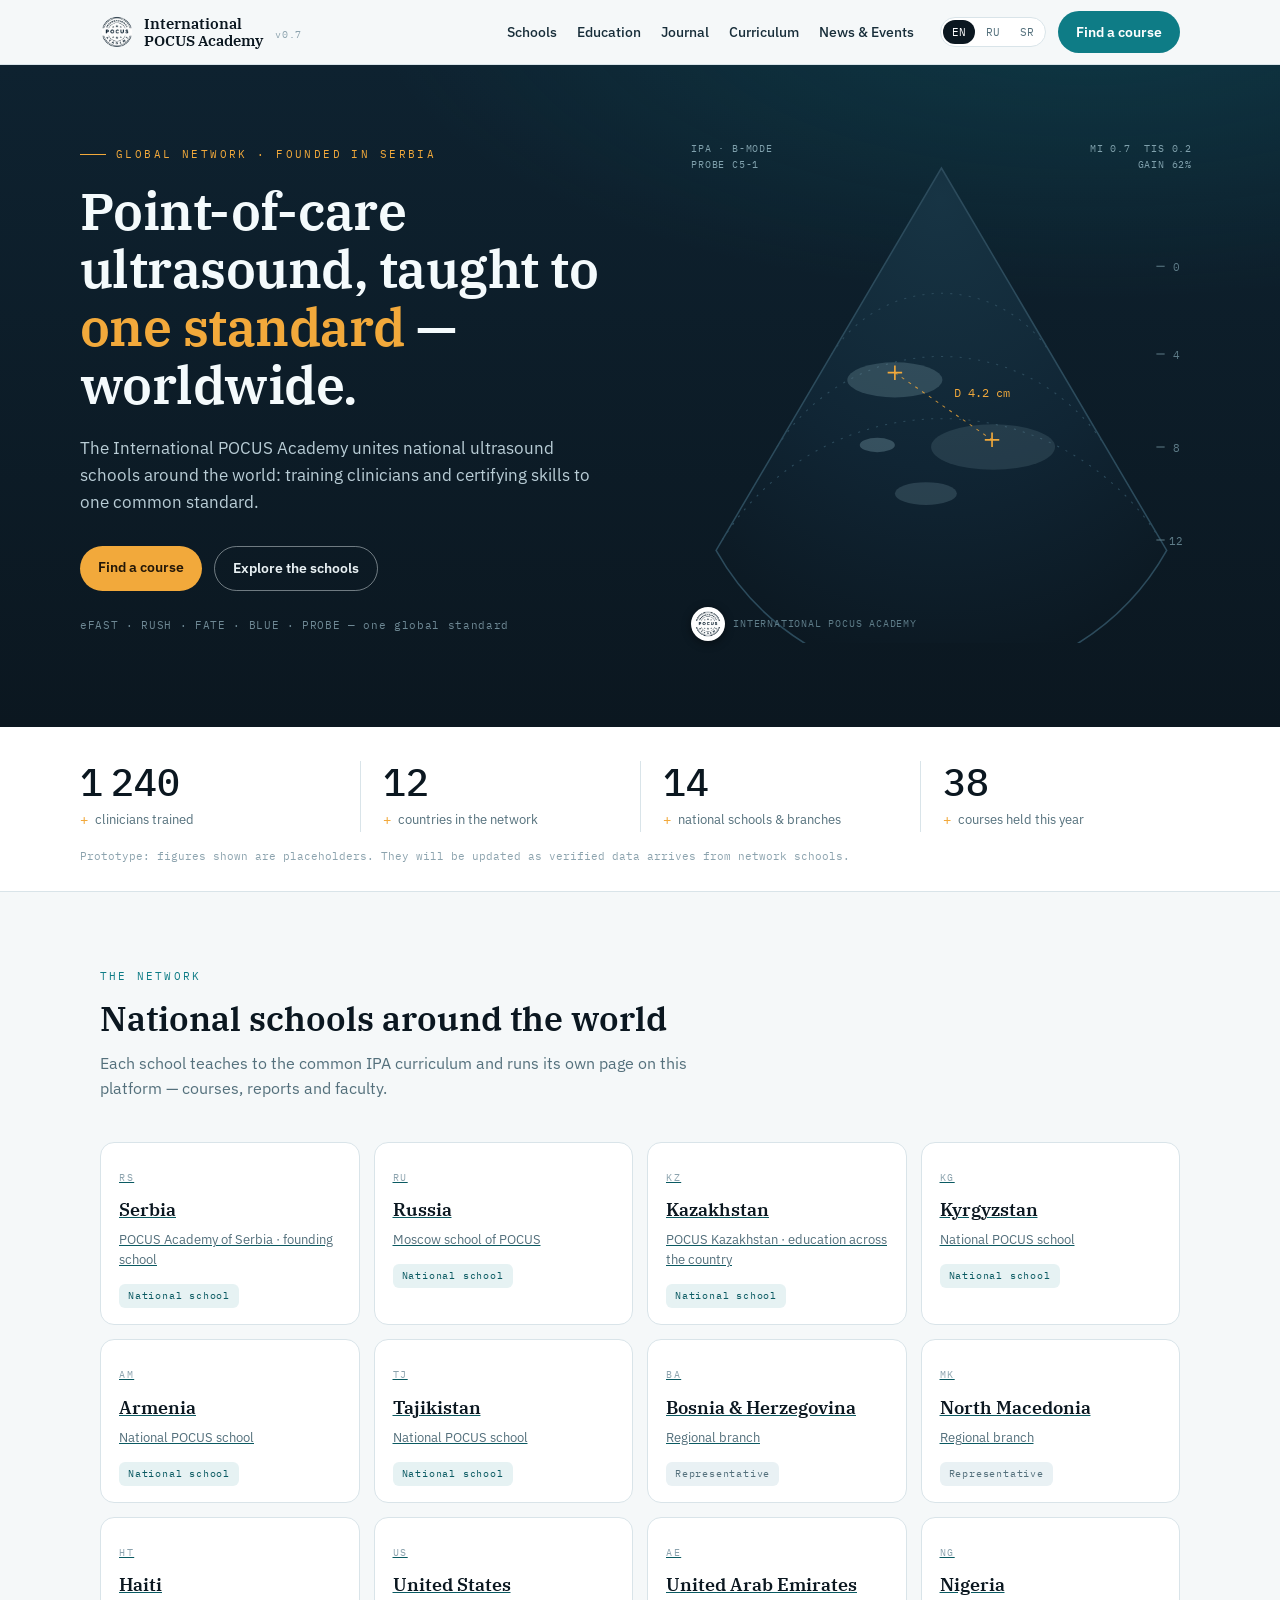
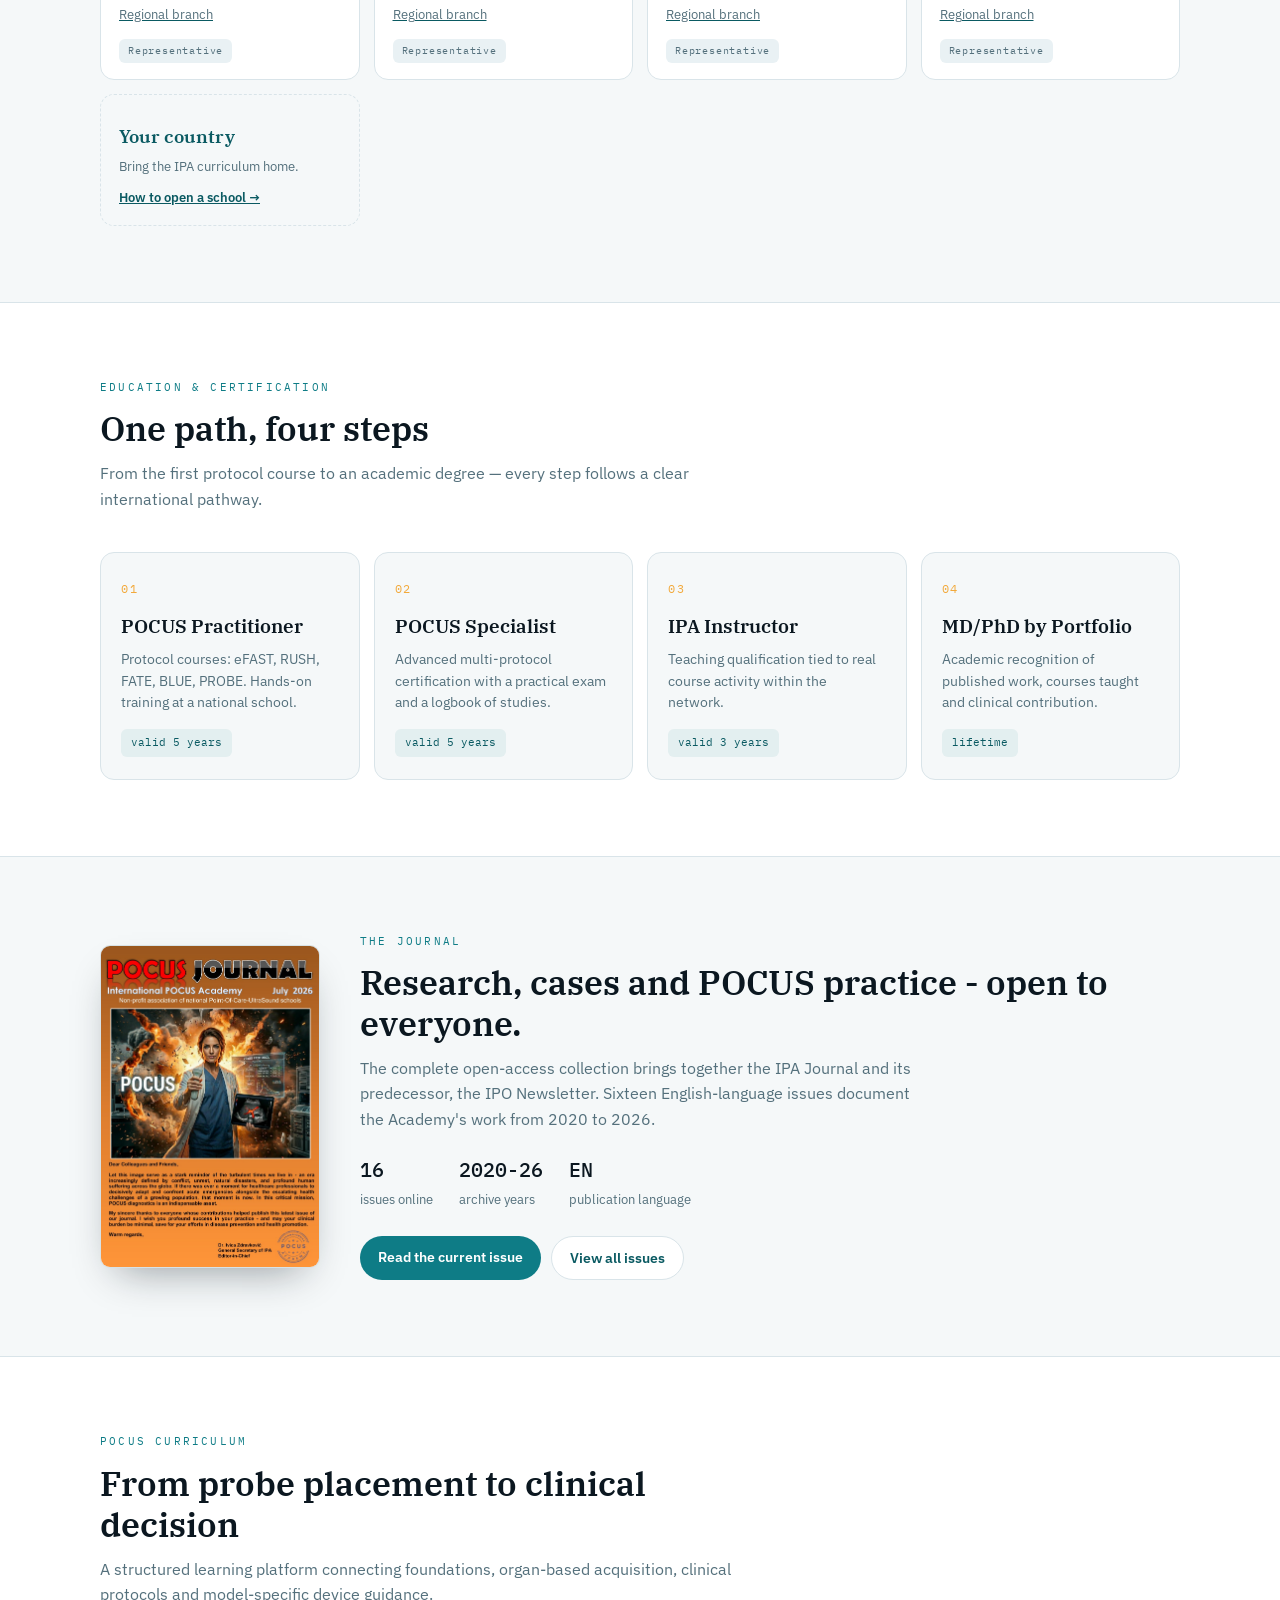
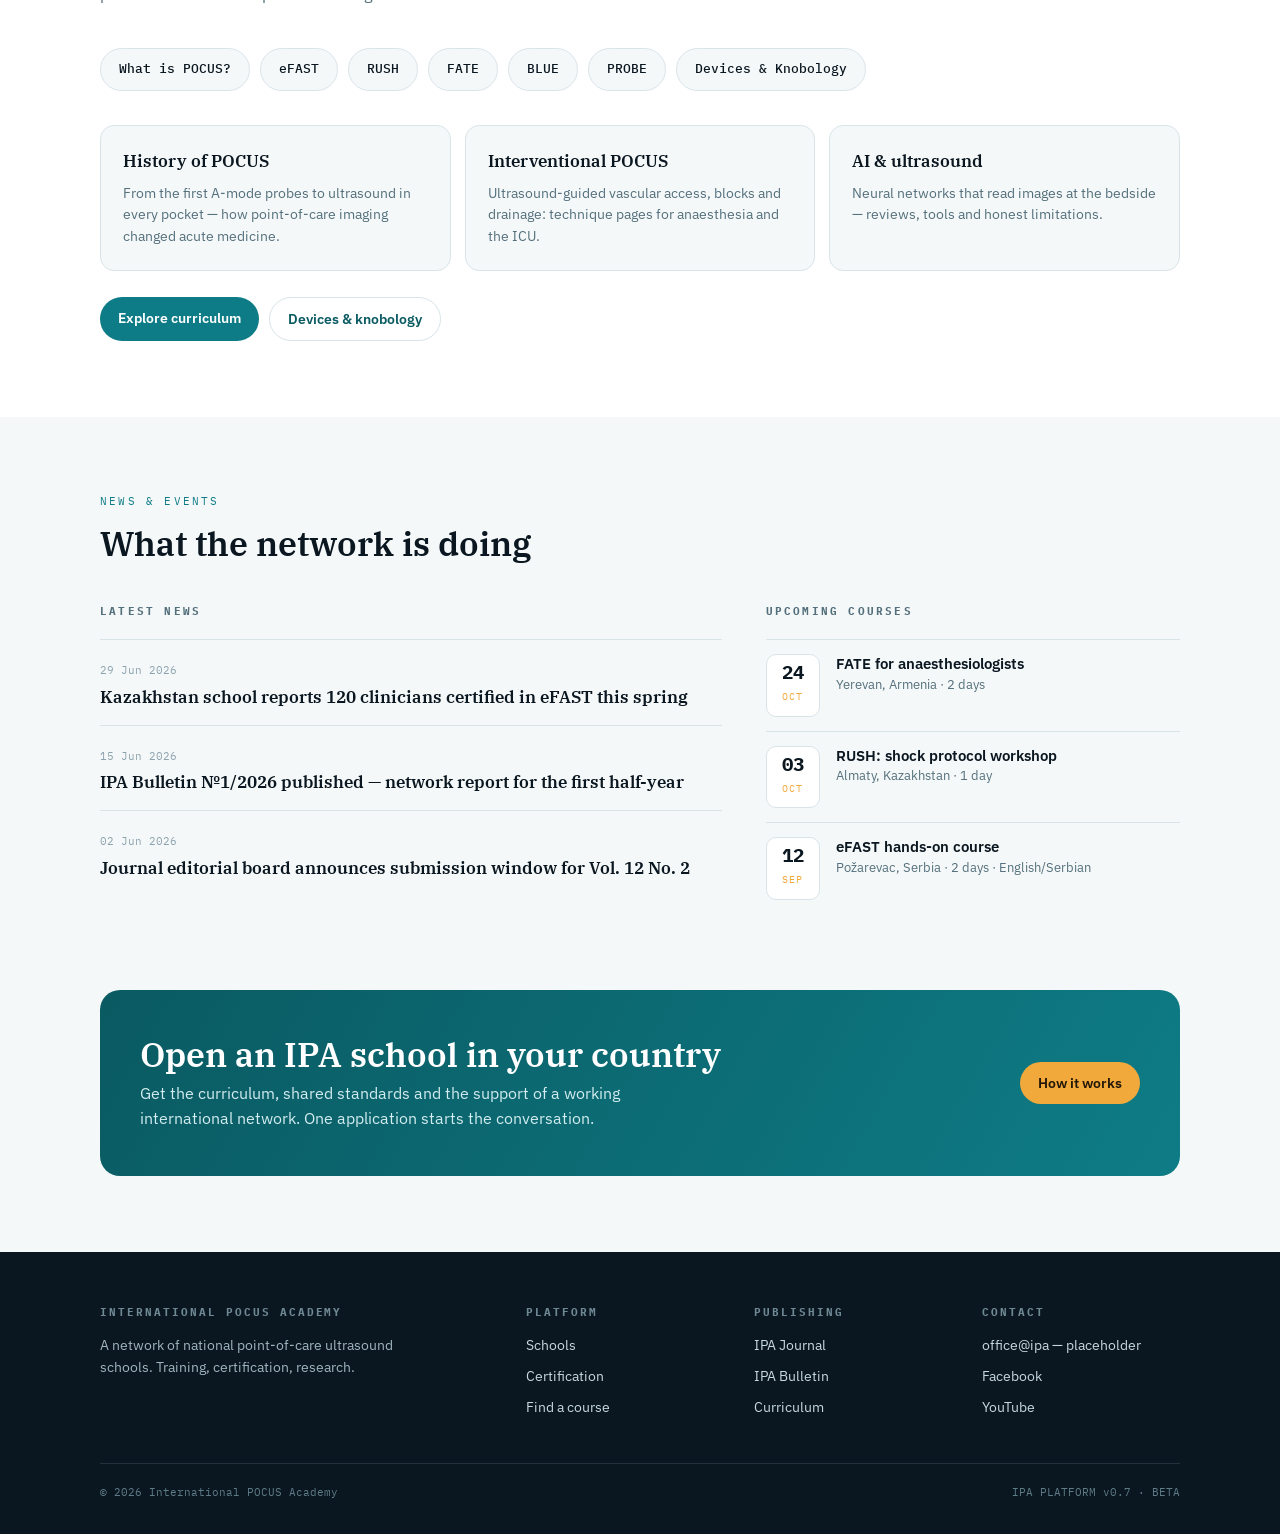
<file: index.html>
<!DOCTYPE html>
<html lang="en">
<!--
================================================================
 INTERNATIONAL POCUS ACADEMY — главная страница (index.html)
 ================================================================
 КАРТА ФАЙЛА — ищите эти метки через поиск (Ctrl+F или «Найти»):

   <style>             оформление: цвета, шрифты, отступы
   ======= HEADER      шапка: меню, кнопка Verify, языки
   ======= HERO        первый экран с «экраном УЗИ»
   ======= READOUTS    счётчики (цифры — в data-to="...")
   ======= NETWORK     сетка стран и школ
   ======= EDUCATION   4 ступени сертификации
   ======= JOURNAL     журнал
   ======= KNOWLEDGE   база знаний
   ======= NEWS        новости и события
   ======= FOOTER      подвал
   const I18N          ВСЕ ТЕКСТЫ сайта на 3 языках (en / ru / sr)
   НОВОСТИ И СОБЫТИЯ живут в файлах news.json и events.json —
   их редактирует панель управления (Pages CMS), код не трогаем

 ПРАВИЛА БЕЗОПАСНОГО РЕДАКТИРОВАНИЯ:
 1. Тексты правьте в словаре I18N (внизу файла), в трёх
    блоках сразу: en, ru и sr — иначе языки разъедутся.
 2. Меняйте только слова МЕЖДУ обратными кавычками `...`.
 3. Не удаляйте кавычки, запятые, скобки и теги <...>.
 4. Файл должен называться строго index.html — не переименовывать.
 5. Сомневаетесь — опишите задачу Claude и получите готовый файл.
 6. Сломалось? Не страшно: GitHub хранит историю всех версий,
    любую правку можно откатить.
================================================================
-->
<head>
<meta charset="UTF-8">
<meta name="viewport" content="width=device-width, initial-scale=1.0">
<title>International POCUS Academy</title>
<link rel="icon" type="image/png" href="images/ipa-logo.png">
<meta name="description" content="The global network of point-of-care ultrasound schools. Training, education, research and international collaboration.">
<style>
@import url('https://fonts.googleapis.com/css2?family=IBM+Plex+Serif:wght@500;600;700&family=IBM+Plex+Sans:ital,wght@0,400;0,500;0,600;1,400&family=IBM+Plex+Mono:wght@400;500&display=swap');

:root{
  --ink:#0B1720;
  --panel:#0E2230;
  --panel-2:#122B3C;
  --paper:#F5F8F9;
  --card:#FFFFFF;
  --line:#D9E4E9;
  --echo:#E9F1F4;
  --teal:#0E7C86;
  --teal-deep:#0A5A62;
  --pulse:#F2A93B;
  --ok:#2E9E6B;
  --warn:#DE9A26;
  --bad:#C4453B;
  --gray:#8CA3AE;
  --text:#182E3A;
  --muted:#54707C;
  --radius:14px;
  --maxw:1120px;
}

*{margin:0;padding:0;box-sizing:border-box}
html{scroll-behavior:smooth}
@media (prefers-reduced-motion:reduce){
  html{scroll-behavior:auto}
  *,*::before,*::after{animation-duration:.01ms !important;animation-iteration-count:1 !important;transition-duration:.01ms !important}
}
body{
  font-family:'IBM Plex Sans',system-ui,-apple-system,sans-serif;
  color:var(--text);
  background:var(--paper);
  line-height:1.6;
  font-size:16px;
}
img,svg{display:block;max-width:100%}
a{color:var(--teal-deep)}
:focus-visible{outline:3px solid var(--pulse);outline-offset:2px;border-radius:4px}

.wrap{max-width:var(--maxw);margin:0 auto;padding:0 20px}
.mono{font-family:'IBM Plex Mono',ui-monospace,monospace}

/* ---------- header ---------- */
.top{
  position:sticky;top:0;z-index:50;
  background:rgba(245,248,249,.92);
  backdrop-filter:blur(8px);
  border-bottom:1px solid var(--line);
}
.top-in{display:flex;align-items:center;gap:18px;height:64px}
.brand{display:flex;align-items:center;gap:10px;text-decoration:none;color:var(--ink)}
.brand-mark{width:34px;height:34px;flex:0 0 auto}
.brand-name{font-family:'IBM Plex Serif',serif;font-weight:600;font-size:15px;line-height:1.15}
.brand-name small{display:block;font-family:'IBM Plex Mono',monospace;font-weight:400;font-size:10px;letter-spacing:.14em;color:var(--muted);text-transform:uppercase}
.ver{font-size:10px;color:var(--gray);letter-spacing:.08em;margin-left:2px;align-self:flex-start;padding-top:12px}

nav.main{margin-left:auto;display:flex;gap:20px}
nav.main a{color:var(--text);text-decoration:none;font-size:14px;font-weight:500}
nav.main a:hover{color:var(--teal-deep)}

.top-actions{display:flex;align-items:center;gap:12px;margin-left:8px}
.btn{
  display:inline-block;border:0;cursor:pointer;text-decoration:none;text-align:center;
  font-family:'IBM Plex Sans',sans-serif;font-weight:600;font-size:14px;
  padding:10px 18px;border-radius:999px;transition:background .15s,color .15s,border-color .15s;
}
.btn-teal{background:var(--teal);color:#fff}
.btn-teal:hover{background:var(--teal-deep)}
.btn-pulse{background:var(--pulse);color:#231708}
.btn-pulse:hover{background:#E39A28}
.btn-ghost{background:transparent;color:#E9F1F4;border:1px solid rgba(233,241,244,.45)}
.btn-ghost:hover{border-color:#E9F1F4}

.lang{display:flex;gap:2px;border:1px solid var(--line);border-radius:999px;padding:2px;background:#fff}
.lang button{border:0;background:transparent;font-family:'IBM Plex Mono',monospace;font-size:11px;padding:5px 9px;border-radius:999px;color:var(--muted);cursor:pointer}
.lang button[aria-pressed="true"]{background:var(--ink);color:#fff}

.burger{display:none;margin-left:auto;border:1px solid var(--line);background:#fff;border-radius:8px;padding:8px 10px;cursor:pointer}
.burger span{display:block;width:18px;height:2px;background:var(--ink);margin:3px 0}

/* ---------- hero ---------- */
.hero{
  background:
    radial-gradient(1200px 500px at 85% -10%, rgba(14,124,134,.25), transparent 60%),
    linear-gradient(180deg, var(--panel) 0%, var(--ink) 100%);
  color:#EAF2F5;
  overflow:hidden;
  position:relative;
}
.hero-in{
  display:grid;grid-template-columns:1.05fr .95fr;gap:32px;align-items:center;
  padding:72px 0 84px;position:relative;
}
.eyebrow{
  font-family:'IBM Plex Mono',monospace;font-size:11px;letter-spacing:.22em;text-transform:uppercase;
  color:var(--pulse);margin-bottom:18px;display:flex;align-items:center;gap:10px;
}
.eyebrow::before{content:"";width:26px;height:1px;background:var(--pulse)}
h1{
  font-family:'IBM Plex Serif',serif;font-weight:600;
  font-size:clamp(30px,4.6vw,52px);line-height:1.12;letter-spacing:-.01em;
  margin-bottom:20px;color:#F4FAFC;
}
h1 em{font-style:normal;color:var(--pulse)}
.hero p.lead{font-size:17px;color:#B9CDD6;max-width:52ch;margin-bottom:30px}
.hero-cta{display:flex;gap:12px;flex-wrap:wrap}
.hero-note{margin-top:26px;font-family:'IBM Plex Mono',monospace;font-size:11px;color:#6E8894;letter-spacing:.06em}

/* --- ultrasound sector --- */
.scan{position:relative;aspect-ratio:1/0.98;min-height:300px}
.scan svg{width:100%;height:100%}
.sweep-group{transform-origin:250px 30px;animation:sweep 7s ease-in-out infinite alternate}
@keyframes sweep{from{transform:rotate(-30deg)}to{transform:rotate(30deg)}}
.scan .hud{
  position:absolute;font-family:'IBM Plex Mono',monospace;font-size:10px;color:#7FA0AC;letter-spacing:.08em;
}
.hud.tl{top:4px;left:8px}
.hud.tr{top:4px;right:8px;text-align:right}
.hud.bl{bottom:2px;left:8px;color:#5E7C88}

/* ---------- readouts ---------- */
.readouts{border-bottom:1px solid var(--line);background:var(--card)}
.readouts-in{display:grid;grid-template-columns:repeat(4,1fr);gap:0;padding:34px 0 26px}
.ro{padding:0 22px;border-left:1px solid var(--line)}
.ro:first-child{border-left:0;padding-left:0}
.ro b{font-family:'IBM Plex Mono',monospace;font-weight:500;font-size:clamp(26px,3.4vw,38px);color:var(--ink);display:block;line-height:1.1}
.ro span{font-size:13px;color:var(--muted);display:flex;align-items:center;gap:7px;margin-top:6px}
.ro span::before{content:"+";font-family:'IBM Plex Mono',monospace;color:var(--pulse);font-size:14px}
.ro-note{grid-column:1/-1;font-size:11px;color:var(--gray);padding-top:16px}

/* ---------- sections ---------- */
section{padding:76px 0}
.sec-head{max-width:640px;margin-bottom:40px}
.kicker{font-family:'IBM Plex Mono',monospace;font-size:11px;letter-spacing:.2em;text-transform:uppercase;color:var(--teal);margin-bottom:12px}
h2{font-family:'IBM Plex Serif',serif;font-weight:600;font-size:clamp(24px,3.2vw,34px);line-height:1.2;color:var(--ink);margin-bottom:12px}
.sec-head p{color:var(--muted)}

/* ---------- verify ---------- */
.verify-grid{display:grid;grid-template-columns:1fr 1fr;gap:36px;align-items:start}
.vform{
  background:rgba(9,20,28,.55);border:1px solid rgba(127,160,172,.25);border-radius:var(--radius);
  padding:26px;
}
.vform label{display:block;font-family:'IBM Plex Mono',monospace;font-size:11px;letter-spacing:.12em;text-transform:uppercase;color:#8FB0BC;margin:16px 0 7px}
.vform label:first-of-type{margin-top:0}
.vform input{
  width:100%;background:#0A161E;border:1px solid rgba(127,160,172,.35);border-radius:9px;
  color:#EAF4F8;font-family:'IBM Plex Mono',monospace;font-size:15px;padding:12px 14px;
}
.vform input::placeholder{color:#4E6873}
.vform input:focus{border-color:var(--teal);outline:none}
.vform .btn{width:100%;margin-top:22px}
.demo-chips{margin-top:18px;font-size:12px;color:#7FA0AC}
.demo-chips button{
  font-family:'IBM Plex Mono',monospace;font-size:11px;color:#BFD6DE;background:rgba(127,160,172,.12);
  border:1px solid rgba(127,160,172,.3);border-radius:6px;padding:4px 8px;margin:6px 6px 0 0;cursor:pointer;
}
.demo-chips button:hover{border-color:var(--pulse);color:var(--pulse)}

.vresult{min-height:280px}
.vcard{
  background:#0A161E;border:1px solid rgba(127,160,172,.3);border-radius:var(--radius);
  padding:26px;display:none;
}
.vcard.show{display:block;animation:pop .25s ease}
@keyframes pop{from{opacity:0;transform:translateY(8px)}to{opacity:1;transform:none}}
.badge{display:inline-flex;align-items:center;gap:9px;font-family:'IBM Plex Mono',monospace;font-size:12px;letter-spacing:.1em;text-transform:uppercase;padding:7px 14px;border-radius:999px;border:1px solid}
.badge i{width:9px;height:9px;border-radius:50%;display:inline-block}
.badge.ok{color:#7FE0B0;border-color:#2E9E6B}.badge.ok i{background:#2E9E6B;box-shadow:0 0 10px #2E9E6B}
.badge.warn{color:#FFD08A;border-color:#DE9A26}.badge.warn i{background:#DE9A26;box-shadow:0 0 10px #DE9A26}
.badge.off{color:#9FB4BD;border-color:#5E7C88}.badge.off i{background:#5E7C88}
.badge.bad{color:#FF9C93;border-color:#C4453B}.badge.bad i{background:#C4453B;box-shadow:0 0 10px #C4453B}
.vcard h3{font-family:'IBM Plex Serif',serif;font-size:24px;color:#F4FAFC;margin:18px 0 4px}
.vcard .vtype{color:#A9C0CA;font-size:14px;margin-bottom:18px}
.vrows{border-top:1px solid rgba(127,160,172,.22)}
.vrow{display:flex;justify-content:space-between;gap:14px;padding:10px 0;border-bottom:1px solid rgba(127,160,172,.14);font-size:13px}
.vrow b{font-weight:500;color:#D7E6EC}
.vrow span{color:#8FB0BC;font-family:'IBM Plex Mono',monospace;font-size:12px;text-align:right}
.vempty{
  border:1px dashed rgba(127,160,172,.35);border-radius:var(--radius);padding:26px;color:#7FA0AC;font-size:14px;
}
.vfail{display:none;border:1px solid rgba(196,69,59,.5);background:rgba(196,69,59,.08);border-radius:var(--radius);padding:22px;color:#F1B7B1;font-size:14px}
.vfail.show{display:block;animation:pop .25s ease}

/* ---------- network ---------- */
.grid-schools{display:grid;grid-template-columns:repeat(4,1fr);gap:14px}
.school{
  background:var(--card);border:1px solid var(--line);border-radius:var(--radius);padding:20px 18px 16px;
  transition:border-color .15s, transform .15s;
}
.school:hover{border-color:var(--teal);transform:translateY(-2px)}
.school .cc{font-family:'IBM Plex Mono',monospace;font-size:10px;letter-spacing:.16em;color:var(--gray)}
.school h3{font-family:'IBM Plex Serif',serif;font-size:18px;color:var(--ink);margin:8px 0 4px;font-weight:600}
.school p{font-size:12.5px;color:var(--muted);margin-bottom:12px}
.tag{display:inline-block;font-family:'IBM Plex Mono',monospace;font-size:10px;letter-spacing:.08em;padding:4px 9px;border-radius:6px}
.tag.nat{background:rgba(14,124,134,.1);color:var(--teal-deep)}
.tag.rep{background:var(--echo);color:var(--muted)}
.school.join{border-style:dashed;background:transparent;display:flex;flex-direction:column;justify-content:center}
.school.join h3{color:var(--teal-deep)}
.school.join a{font-size:13px;font-weight:600}

/* ---------- ladder ---------- */
#education{background:var(--card);border-top:1px solid var(--line);border-bottom:1px solid var(--line)}
.ladder{display:grid;grid-template-columns:repeat(4,1fr);gap:14px;counter-reset:step}
.step{position:relative;background:var(--paper);border:1px solid var(--line);border-radius:var(--radius);padding:22px 20px}
.step::before{
  counter-increment:step;content:"0" counter(step);
  font-family:'IBM Plex Mono',monospace;font-size:12px;color:var(--pulse);letter-spacing:.14em;
}
.step h3{font-family:'IBM Plex Serif',serif;font-size:19px;color:var(--ink);margin:10px 0 8px;font-weight:600}
.step p{font-size:13.5px;color:var(--muted);margin-bottom:14px}
.validity{font-family:'IBM Plex Mono',monospace;font-size:11px;color:var(--teal-deep);background:rgba(14,124,134,.08);padding:5px 10px;border-radius:6px;display:inline-block}

/* ---------- journal ---------- */
.journal-grid{display:grid;grid-template-columns:220px 1fr;gap:40px;align-items:center}
.cover{
  aspect-ratio:3/4;border-radius:10px;position:relative;overflow:hidden;
  background:linear-gradient(165deg,var(--panel) 0%,var(--ink) 100%);
  border:1px solid rgba(127,160,172,.3);box-shadow:0 18px 40px -18px rgba(11,23,32,.45);
  padding:18px;display:flex;flex-direction:column;color:#EAF2F5;
}
.cover .jt{font-family:'IBM Plex Serif',serif;font-size:22px;font-weight:600;line-height:1.15}
.cover .jm{font-family:'IBM Plex Mono',monospace;font-size:10px;color:var(--pulse);letter-spacing:.16em;margin-top:6px}
.cover svg{position:absolute;bottom:-12px;right:-16px;width:70%;opacity:.75}
.cover.cover-real{padding:0;background:#fff;display:block;aspect-ratio:3/4.4}
.cover-real img{width:100%;height:100%;object-fit:cover;object-position:top}
.jfacts{display:flex;gap:26px;flex-wrap:wrap;margin-top:22px}
.jfact b{font-family:'IBM Plex Mono',monospace;font-size:20px;font-weight:500;color:var(--ink);display:block}
.jfact span{font-size:12.5px;color:var(--muted)}

/* ---------- knowledge ---------- */
#knowledge{background:var(--card);border-top:1px solid var(--line)}
.protocols{display:flex;gap:10px;flex-wrap:wrap;margin-bottom:34px}
.proto{
  font-family:'IBM Plex Mono',monospace;font-size:13px;font-weight:500;color:var(--ink);
  background:var(--paper);border:1px solid var(--line);border-radius:999px;padding:10px 18px;text-decoration:none;
}
.proto:hover{border-color:var(--pulse);color:var(--teal-deep)}
.topics{display:grid;grid-template-columns:repeat(3,1fr);gap:14px}
.topic{background:var(--paper);border:1px solid var(--line);border-radius:var(--radius);padding:22px}
.topic h3{font-family:'IBM Plex Serif',serif;font-size:17px;font-weight:600;color:var(--ink);margin-bottom:8px}
.topic p{font-size:13.5px;color:var(--muted)}

/* ---------- news ---------- */
.ne-grid{display:grid;grid-template-columns:1.2fr .8fr;gap:44px}
.ne h3{font-family:'IBM Plex Mono',monospace;font-size:11px;letter-spacing:.2em;text-transform:uppercase;color:var(--muted);margin-bottom:18px}
.news-item{padding:16px 0;border-top:1px solid var(--line)}
.news-item time{font-family:'IBM Plex Mono',monospace;font-size:11px;color:var(--gray)}
.news-item a{display:block;font-family:'IBM Plex Serif',serif;font-size:17px;font-weight:600;color:var(--ink);text-decoration:none;margin-top:4px;line-height:1.35}
.news-item a:hover{color:var(--teal-deep)}
.ev{display:flex;gap:16px;padding:14px 0;border-top:1px solid var(--line)}
.ev .d{flex:0 0 54px;text-align:center;background:var(--card);border:1px solid var(--line);border-radius:10px;padding:8px 4px}
.ev .d b{font-family:'IBM Plex Mono',monospace;font-size:19px;color:var(--ink);display:block;line-height:1}
.ev .d span{font-family:'IBM Plex Mono',monospace;font-size:10px;color:var(--pulse);text-transform:uppercase;letter-spacing:.1em}
.ev h4{font-size:14.5px;font-weight:600;color:var(--ink);line-height:1.35}
.ev p{font-size:12.5px;color:var(--muted)}

/* ---------- cta band ---------- */
.band{background:linear-gradient(120deg,var(--teal-deep),var(--teal));color:#fff;border-radius:20px;padding:44px 40px;display:flex;align-items:center;gap:30px;justify-content:space-between;flex-wrap:wrap}
.band h2{color:#fff;margin-bottom:6px}
.band p{color:#D2ECEF;max-width:52ch}

/* ---------- footer ---------- */
footer{background:var(--ink);color:#9FB4BD;padding:52px 0 32px;font-size:13.5px}
.foot-grid{display:grid;grid-template-columns:2fr 1fr 1fr 1fr;gap:30px;margin-bottom:36px}
footer h4{font-family:'IBM Plex Mono',monospace;font-size:11px;letter-spacing:.18em;text-transform:uppercase;color:#6E8894;margin-bottom:14px}
footer a{color:#C6D8DF;text-decoration:none;display:block;margin-bottom:9px}
footer a:hover{color:var(--pulse)}
.foot-note{border-top:1px solid rgba(127,160,172,.2);padding-top:20px;font-family:'IBM Plex Mono',monospace;font-size:11px;color:#5E7C88;display:flex;justify-content:space-between;gap:14px;flex-wrap:wrap}

/* ---------- responsive ---------- */
@media (max-width:960px){
  nav.main{display:none;position:absolute;top:64px;left:0;right:0;background:var(--card);border-bottom:1px solid var(--line);flex-direction:column;gap:0;padding:10px 20px}
  nav.main.open{display:flex}
  nav.main a{padding:12px 0;border-bottom:1px solid var(--echo)}
  .burger{display:block}
  .hero-in{grid-template-columns:1fr;padding:52px 0 60px}
  .scan{max-width:440px;margin:0 auto;min-height:260px}
  .readouts-in{grid-template-columns:1fr 1fr;gap:22px}
  .ro{border-left:0;padding:0}
  .verify-grid,.journal-grid,.ne-grid{grid-template-columns:1fr}
  .grid-schools{grid-template-columns:1fr 1fr}
  .ladder{grid-template-columns:1fr 1fr}
  .topics{grid-template-columns:1fr}
  .foot-grid{grid-template-columns:1fr 1fr}
  .journal-grid .cover{max-width:220px}
}
@media (max-width:520px){
  .grid-schools,.ladder{grid-template-columns:1fr}
  section{padding:56px 0}
}
</style>
</head>
<body>

<!-- ======= HEADER ======= -->
<header class="top">
  <div class="wrap top-in">
    <a class="brand" href="#top" aria-label="International POCUS Academy — home">
      <img class="brand-mark" src="images/ipa-logo.png" alt="">
      <span class="brand-name">International<br>POCUS Academy</span>
      <span class="ver mono">v0.7</span>
    </a>

    <button class="burger" aria-label="Menu" aria-expanded="false" onclick="toggleNav(this)">
      <span></span><span></span><span></span>
    </button>

    <nav class="main" id="mainNav" aria-label="Main">
      <a href="#network" data-i="nav_schools">Schools</a>
      <a href="#education" data-i="nav_edu">Education</a>
      <a href="journal.html" data-i="nav_journal">Journal</a>
      <a href="curriculum.html" data-i="nav_kh">Curriculum</a>
      <a href="#news" data-i="nav_news">News &amp; Events</a>
    </nav>

    <div class="top-actions">
      <div class="lang" role="group" aria-label="Language">
        <button data-lang="en" aria-pressed="true" onclick="setLang('en')">EN</button>
        <button data-lang="ru" aria-pressed="false" onclick="setLang('ru')">RU</button>
        <button data-lang="sr" aria-pressed="false" onclick="setLang('sr')">SR</button>
      </div>
      <a class="btn btn-teal" href="#education" data-i="btn_verify_top">Find a course</a>
    </div>
  </div>
</header>

<!-- ======= HERO ======= -->
<section class="hero" id="top" style="padding:0">
  <div class="wrap hero-in">
    <div>
      <div class="eyebrow" data-i="hero_eyebrow">Global network · founded in Serbia</div>
      <h1 data-i="hero_h1">Point-of-care ultrasound, taught to <em>one standard</em> — worldwide.</h1>
      <p class="lead" data-i="hero_lead">The International POCUS Academy unites national ultrasound schools around the world: training clinicians and certifying skills to one common standard.</p>
      <div class="hero-cta">
        <a class="btn btn-pulse" href="#education" data-i="hero_cta1">Find a course</a>
        <a class="btn btn-ghost" href="#network" data-i="hero_cta2">Explore the schools</a>
      </div>
      <div class="hero-note" data-i="hero_note">eFAST · RUSH · FATE · BLUE · PROBE — one global standard</div>
    </div>

    <!-- ultrasound sector scan -->
    <div class="scan" role="img" aria-label="Stylised ultrasound sector scan">
      <div class="hud tl">IPA&nbsp;· B-MODE<br>PROBE&nbsp;C5-1</div>
      <div class="hud tr">MI&nbsp;0.7&nbsp;&nbsp;TIS&nbsp;0.2<br>GAIN&nbsp;62%</div>
      <div class="hud bl" style="display:flex;align-items:center;gap:8px"><span style="display:inline-flex;width:34px;height:34px;background:#fff;border-radius:50%;padding:3px;box-shadow:0 2px 10px rgba(0,0,0,.45)"><img src="images/ipa-logo.png" alt="" style="width:100%;height:100%"></span>INTERNATIONAL&nbsp;POCUS&nbsp;ACADEMY</div>
      <svg viewBox="0 0 500 490" aria-hidden="true">
        <defs>
          <radialGradient id="fade" cx="50%" cy="6%" r="95%">
            <stop offset="0%" stop-color="#173444"/>
            <stop offset="55%" stop-color="#102534"/>
            <stop offset="100%" stop-color="#0B1720"/>
          </radialGradient>
          <linearGradient id="beam" x1="0" y1="0" x2="0" y2="1">
            <stop offset="0%" stop-color="#F2A93B" stop-opacity=".85"/>
            <stop offset="100%" stop-color="#F2A93B" stop-opacity="0"/>
          </linearGradient>
        </defs>

        <path d="M250 30 L468 400 A250 250 0 0 1 32 400 Z" fill="url(#fade)" stroke="#2C4B5C" stroke-width="1.5"/>

        <g fill="none" stroke="#2C4B5C" stroke-width="1" stroke-dasharray="2 7">
          <path d="M144 210 A125 125 0 0 1 356 210"/>
          <path d="M91 300 A188 188 0 0 1 409 300"/>
          <path d="M38 390 A250 250 0 0 1 462 390"/>
        </g>

        <g fill="#7FA0AC">
          <ellipse cx="205" cy="235" rx="46" ry="17" opacity=".28"/>
          <ellipse cx="300" cy="300" rx="60" ry="22" opacity=".18"/>
          <ellipse cx="235" cy="345" rx="30" ry="11" opacity=".24"/>
          <ellipse cx="188" cy="298" rx="17" ry="7" opacity=".35"/>
        </g>

        <g class="sweep-group">
          <path d="M250 30 L250 455" stroke="url(#beam)" stroke-width="3"/>
        </g>

        <g stroke="#F2A93B" stroke-width="1.6">
          <path d="M198 228 h14 M205 221 v14"/>
          <path d="M292 293 h14 M299 286 v14"/>
        </g>
        <path d="M205 228 L299 293" stroke="#F2A93B" stroke-width="1" stroke-dasharray="3 5" opacity=".8"/>
        <text x="262" y="252" font-family="IBM Plex Mono, monospace" font-size="12" fill="#F2A93B">D&nbsp;4.2&nbsp;cm</text>

        <g font-family="IBM Plex Mono, monospace" font-size="11" fill="#5E7C88">
          <text x="474" y="130">0</text>
          <text x="474" y="215">4</text>
          <text x="474" y="305">8</text>
          <text x="470" y="395">12</text>
        </g>
        <g stroke="#5E7C88" stroke-width="1">
          <path d="M466 125 h-8 M466 210 h-8 M466 300 h-8 M466 390 h-8"/>
        </g>
      </svg>
    </div>
  </div>
</section>

<!-- ======= READOUTS ======= -->
<!-- Счётчики: чтобы изменить цифру, поменяйте число в data-to="..." в нужной строке ниже -->
<div class="readouts">
  <div class="wrap readouts-in">
    <div class="ro"><b class="count" data-to="1240">0</b><span data-i="ro1">clinicians trained</span></div>
    <div class="ro"><b class="count" data-to="12">0</b><span data-i="ro2">countries in the network</span></div>
    <div class="ro"><b class="count" data-to="14">0</b><span data-i="ro3">national schools &amp; branches</span></div>
    <div class="ro"><b class="count" data-to="38">0</b><span data-i="ro4">courses held this year</span></div>
    <div class="ro-note mono" data-i="ro_note">Prototype: figures shown are placeholders. They will be updated as verified data arrives from network schools.</div>
  </div>
</div>


<!-- ======= NETWORK ======= -->
<section id="network">
  <div class="wrap">
    <div class="sec-head">
      <div class="kicker" data-i="net_kick">The network</div>
      <h2 data-i="net_h2">National schools around the world</h2>
      <p data-i="net_p">Each school teaches to the common IPA curriculum and runs its own page on this platform — courses, reports and faculty.</p>
    </div>
    <div class="grid-schools">
      <a class="school" href="serbia.html"><span class="cc mono">RS</span><h3 data-i="c_rs">Serbia</h3><p data-i="c_rs_d">POCUS Academy of Serbia · founding school</p><span class="tag nat" data-i="tag_nat">National school</span></a>
      <a class="school" href="#"><span class="cc mono">RU</span><h3 data-i="c_ru">Russia</h3><p data-i="c_ru_d">Moscow school of POCUS</p><span class="tag nat" data-i="tag_nat">National school</span></a>
      <a class="school" href="kazakhstan.html"><span class="cc mono">KZ</span><h3 data-i="c_kz">Kazakhstan</h3><p data-i="c_kz_d">POCUS Kazakhstan · education across the country</p><span class="tag nat" data-i="tag_nat">National school</span></a>
      <a class="school" href="#"><span class="cc mono">KG</span><h3 data-i="c_kg">Kyrgyzstan</h3><p data-i="c_nat_d">National POCUS school</p><span class="tag nat" data-i="tag_nat">National school</span></a>
      <a class="school" href="#"><span class="cc mono">AM</span><h3 data-i="c_am">Armenia</h3><p data-i="c_nat_d">National POCUS school</p><span class="tag nat" data-i="tag_nat">National school</span></a>
      <a class="school" href="#"><span class="cc mono">TJ</span><h3 data-i="c_tj">Tajikistan</h3><p data-i="c_nat_d">National POCUS school</p><span class="tag nat" data-i="tag_nat">National school</span></a>
      <a class="school" href="#"><span class="cc mono">BA</span><h3 data-i="c_ba">Bosnia &amp; Herzegovina</h3><p data-i="c_rep_d">Regional branch</p><span class="tag rep" data-i="tag_rep">Representative</span></a>
      <a class="school" href="#"><span class="cc mono">MK</span><h3 data-i="c_mk">North Macedonia</h3><p data-i="c_rep_d">Regional branch</p><span class="tag rep" data-i="tag_rep">Representative</span></a>
      <a class="school" href="#"><span class="cc mono">HT</span><h3 data-i="c_ht">Haiti</h3><p data-i="c_rep_d">Regional branch</p><span class="tag rep" data-i="tag_rep">Representative</span></a>
      <a class="school" href="#"><span class="cc mono">US</span><h3 data-i="c_us">United States</h3><p data-i="c_rep_d">Regional branch</p><span class="tag rep" data-i="tag_rep">Representative</span></a>
      <a class="school" href="#"><span class="cc mono">AE</span><h3 data-i="c_ae">United Arab Emirates</h3><p data-i="c_rep_d">Regional branch</p><span class="tag rep" data-i="tag_rep">Representative</span></a>
      <a class="school" href="#"><span class="cc mono">NG</span><h3 data-i="c_ng">Nigeria</h3><p data-i="c_rep_d">Regional branch</p><span class="tag rep" data-i="tag_rep">Representative</span></a>
      <div class="school join">
        <h3 data-i="join_n">Your country</h3>
        <p data-i="join_d">Bring the IPA curriculum home.</p>
        <a href="#open" data-i="join_a">How to open a school →</a>
      </div>
    </div>
  </div>
</section>

<!-- ======= EDUCATION ======= -->
<section id="education">
  <div class="wrap">
    <div class="sec-head">
      <div class="kicker" data-i="edu_kick">Education &amp; certification</div>
      <h2 data-i="edu_h2">One path, four steps</h2>
      <p data-i="edu_p">From the first protocol course to an academic degree — every step follows a clear international pathway.</p>
    </div>
    <div class="ladder">
      <div class="step">
        <h3>POCUS Practitioner</h3>
        <p data-i="s1_d">Protocol courses: eFAST, RUSH, FATE, BLUE, PROBE. Hands-on training at a national school.</p>
        <span class="validity" data-i="val5">valid 5 years</span>
      </div>
      <div class="step">
        <h3>POCUS Specialist</h3>
        <p data-i="s2_d">Advanced multi-protocol certification with a practical exam and a logbook of studies.</p>
        <span class="validity" data-i="val5">valid 5 years</span>
      </div>
      <div class="step">
        <h3>IPA Instructor</h3>
        <p data-i="s3_d">Teaching qualification tied to real course activity within the network.</p>
        <span class="validity" data-i="val3">valid 3 years</span>
      </div>
      <div class="step">
        <h3>MD/PhD by Portfolio</h3>
        <p data-i="s4_d">Academic recognition of published work, courses taught and clinical contribution.</p>
        <span class="validity" data-i="vlife">lifetime</span>
      </div>
    </div>
  </div>
</section>

<!-- ======= JOURNAL ======= -->
<section id="journal">
  <div class="wrap">
    <div class="journal-grid">
      <a class="cover cover-real" href="journal/ipa-journal-2026-07.pdf" target="_blank" rel="noopener" aria-label="IPA Journal - July 2026">
        <img src="images/journal/ipa-journal-2026-07.jpg" alt="IPA Journal - July 2026" loading="lazy">
      </a>
      <div>
        <div class="kicker" data-i="j_kick">The journal</div>
        <h2 data-i="j_h2">Research, cases and POCUS practice - open to everyone.</h2>
        <p style="color:var(--muted);max-width:56ch" data-i="j_p">The complete open-access collection brings together the IPA Journal and its predecessor, the IPO Newsletter. Sixteen English-language issues document the Academy's work from 2020 to 2026.</p>
        <div class="jfacts">
          <div class="jfact"><b>16</b><span data-i="jf1">issues online</span></div>
          <div class="jfact"><b>2020-26</b><span data-i="jf2">archive years</span></div>
          <div class="jfact"><b>EN</b><span data-i="jf3">publication language</span></div>
        </div>
        <p style="margin-top:24px;display:flex;gap:10px;flex-wrap:wrap"><a class="btn btn-teal" href="journal/ipa-journal-2026-07.pdf" target="_blank" rel="noopener" data-i="j_btn">Read the current issue</a><a class="btn" style="border:1px solid var(--line);background:#fff;color:var(--teal-deep)" href="journal.html" data-i="j_archive">View all issues</a></p>
      </div>
    </div>
  </div>
</section>

<!-- ======= KNOWLEDGE ======= -->
<section id="knowledge">
  <div class="wrap">
    <div class="sec-head">
      <div class="kicker" data-i="k_kick">POCUS curriculum</div>
      <h2 data-i="k_h2">From probe placement to clinical decision</h2>
      <p data-i="k_p">A structured learning platform connecting foundations, organ-based acquisition, clinical protocols and model-specific device guidance.</p>
    </div>
    <div class="protocols">
      <a class="proto" href="what-is-pocus.html" data-i="pocus_intro">What is POCUS?</a>
      <a class="proto" href="protocol-efast.html">eFAST</a>
      <a class="proto" href="curriculum.html#protocols">RUSH</a>
      <a class="proto" href="curriculum.html#protocols">FATE</a>
      <a class="proto" href="curriculum.html#protocols">BLUE</a>
      <a class="proto" href="curriculum.html#protocols">PROBE</a>
      <a class="proto" href="devices.html">Devices&nbsp;&amp;&nbsp;Knobology</a>
    </div>
    <div class="topics">
      <div class="topic"><h3 data-i="t1_t">History of POCUS</h3><p data-i="t1_d">From the first A-mode probes to ultrasound in every pocket — how point-of-care imaging changed acute medicine.</p></div>
      <div class="topic"><h3 data-i="t2_t">Interventional POCUS</h3><p data-i="t2_d">Ultrasound-guided vascular access, blocks and drainage: technique pages for anaesthesia and the ICU.</p></div>
      <div class="topic"><h3 data-i="t3_t">AI &amp; ultrasound</h3><p data-i="t3_d">Neural networks that read images at the bedside — reviews, tools and honest limitations.</p></div>
    </div>
    <p style="margin-top:26px;display:flex;gap:10px;flex-wrap:wrap"><a class="btn btn-teal" href="curriculum.html">Explore curriculum</a><a class="btn" style="border:1px solid var(--line);background:#fff;color:var(--teal-deep)" href="devices.html">Devices &amp; knobology</a></p>
  </div>
</section>

<!-- ======= NEWS & EVENTS ======= -->
<section id="news">
  <div class="wrap">
    <div class="sec-head">
      <div class="kicker" data-i="n_kick">News &amp; events</div>
      <h2 data-i="n_h2">What the network is doing</h2>
    </div>
    <div class="ne-grid">
      <div class="ne">
        <h3 data-i="n_h_news">Latest news</h3>
        <div id="newsList"></div>
      </div>
      <div class="ne">
        <h3 data-i="n_h_ev">Upcoming courses</h3>
        <div id="evList"></div>
      </div>
    </div>
  </div>
</section>

<!-- ======= CTA ======= -->
<section id="open" style="padding-top:0">
  <div class="wrap">
    <div class="band">
      <div>
        <h2 data-i="band_h2">Open an IPA school in your country</h2>
        <p data-i="band_p">Get the curriculum, shared standards and the support of a working international network. One application starts the conversation.</p>
      </div>
      <a class="btn btn-pulse" href="#" data-i="band_btn">How it works</a>
    </div>
  </div>
</section>

<!-- ======= FOOTER ======= -->
<footer>
  <div class="wrap">
    <div class="foot-grid">
      <div>
        <h4>International POCUS Academy</h4>
        <p style="max-width:38ch" data-i="f_desc">A network of national point-of-care ultrasound schools. Training, certification, research.</p>
      </div>
      <div>
        <h4 data-i="f_plat">Platform</h4>
        <a href="#network" data-i="nav_schools">Schools</a>
        <a href="#education" data-i="f_l2">Certification</a>
        <a href="#education" data-i="hero_cta1">Find a course</a>
      </div>
      <div>
        <h4 data-i="f_pub">Publishing</h4>
        <a href="journal.html">IPA Journal</a>
        <a href="#news">IPA Bulletin</a>
        <a href="curriculum.html" data-i="nav_kh">Curriculum</a>
      </div>
      <div>
        <h4 data-i="f_contact">Contact</h4>
        <a href="#">office@ipa — placeholder</a>
        <a href="#">Facebook</a>
        <a href="#">YouTube</a>
      </div>
    </div>
    <div class="foot-note">
      <span>© 2026 International POCUS Academy</span>
      <span>IPA PLATFORM v0.7 · BETA</span>
    </div>
  </div>
</footer>

<script>
/* ============================================================
   СЛОВАРЬ ТЕКСТОВ САЙТА — ТРИ ЯЗЫКА
   Каждая фраза записана трижды: в блоке en: {...} — английский,
   ru: {...} — русский, sr: {...} — сербский.
   Правьте только текст между обратными кавычками `...`.
   Одну и ту же фразу меняйте во всех трёх блоках.
   ============================================================ */
const I18N = {
en:{
  nav_schools:`Schools`, nav_edu:`Education`, nav_journal:`Journal`, nav_kh:`Curriculum`, nav_news:`News & Events`,
  btn_verify_top:`Find a course`,
  hero_eyebrow:`Global network · founded in Serbia`,
  hero_h1:`Point-of-care ultrasound, taught to <em>one standard</em> — worldwide.`,
  hero_lead:`The International POCUS Academy unites national ultrasound schools around the world: training clinicians and certifying skills to one common standard.`,
  hero_cta1:`Find a course`, hero_cta2:`Explore the schools`,
  hero_note:`eFAST · RUSH · FATE · BLUE · PROBE — one global standard`,
  ro1:`clinicians trained`, ro2:`countries in the network`, ro3:`national schools &amp; branches`, ro4:`courses held this year`,
  ro_note:`Prototype: figures shown are placeholders. They will be updated as verified data arrives from network schools.`,
  net_kick:`The network`, net_h2:`National schools around the world`,
  net_p:`Each school teaches to the common IPA curriculum and runs its own page on this platform — courses, reports and faculty.`,
  c_rs:`Serbia`, c_rs_d:`POCUS Academy of Serbia · founding school`, c_ru:`Russia`, c_ru_d:`Moscow school of POCUS`,
  c_kz:`Kazakhstan`, c_kz_d:`POCUS Kazakhstan · education across the country`, c_kg:`Kyrgyzstan`, c_am:`Armenia`, c_tj:`Tajikistan`, c_nat_d:`National POCUS school`,
  c_ba:`Bosnia &amp; Herzegovina`, c_mk:`North Macedonia`, c_ht:`Haiti`, c_us:`United States`, c_ae:`United Arab Emirates`, c_ng:`Nigeria`, c_rep_d:`Regional branch`,
  tag_nat:`National school`, tag_rep:`Representative`,
  join_n:`Your country`, join_d:`Bring the IPA curriculum home.`, join_a:`How to open a school →`,
  edu_kick:`Education &amp; certification`, edu_h2:`One path, four steps`,
  edu_p:`From the first protocol course to an academic degree — every step follows a clear international pathway.`,
  s1_d:`Protocol courses: eFAST, RUSH, FATE, BLUE, PROBE. Hands-on training at a national school.`,
  s2_d:`Advanced multi-protocol certification with a practical exam and a logbook of studies.`,
  s3_d:`Teaching qualification tied to real course activity within the network.`,
  s4_d:`Academic recognition of published work, courses taught and clinical contribution.`,
  val5:`valid 5 years`, val3:`valid 3 years`, vlife:`lifetime`,
  j_kick:`The journal`, j_h2:`Research, cases and POCUS practice - open to everyone.`,
  j_p:`The complete open-access collection brings together the IPA Journal and its predecessor, the IPO Newsletter. Sixteen English-language issues document the Academy's work from 2020 to 2026.`,
  jf1:`issues online`, jf2:`archive years`, jf3:`publication language`, j_btn:`Read the current issue`, j_archive:`View all issues`,
  k_kick:`POCUS curriculum`, k_h2:`From probe placement to clinical decision`, pocus_intro:`What is POCUS?`,
  k_p:`A structured learning platform connecting foundations, organ-based acquisition, clinical protocols and model-specific device guidance.`,
  t1_t:`History of POCUS`, t1_d:`From the first A-mode probes to ultrasound in every pocket — how point-of-care imaging changed acute medicine.`,
  t2_t:`Interventional POCUS`, t2_d:`Ultrasound-guided vascular access, blocks and drainage: technique pages for anaesthesia and the ICU.`,
  t3_t:`AI &amp; ultrasound`, t3_d:`Neural networks that read images at the bedside — reviews, tools and honest limitations.`,
  n_kick:`News &amp; events`, n_h2:`What the network is doing`,
  n_h_news:`Latest news`, n_h_ev:`Upcoming courses`,
  n1_d:`28 Jun 2026`, n1_t:`Kazakhstan school reports 120 clinicians certified in eFAST this spring`,
  n2_d:`15 Jun 2026`, n2_t:`IPA Bulletin №1/2026 published — network report for the first half-year`,
  n3_d:`02 Jun 2026`, n3_t:`Journal editorial board announces submission window for Vol. 12 No. 2`,
  e1_m:`Sep`, e1_t:`eFAST hands-on course`, e1_p:`Požarevac, Serbia · 2 days · English/Serbian`,
  e2_m:`Oct`, e2_t:`RUSH: shock protocol workshop`, e2_p:`Almaty, Kazakhstan · 1 day`,
  e3_m:`Oct`, e3_t:`FATE for anaesthesiologists`, e3_p:`Yerevan, Armenia · 2 days`,
  band_h2:`Open an IPA school in your country`,
  band_p:`Get the curriculum, shared standards and the support of a working international network. One application starts the conversation.`,
  band_btn:`How it works`,
  f_desc:`A network of national point-of-care ultrasound schools. Training, certification, research.`,
  f_plat:`Platform`, f_pub:`Publishing`, f_contact:`Contact`, f_l2:`Certification`
},
ru:{
  nav_schools:`Школы`, nav_edu:`Обучение`, nav_journal:`Журнал`, nav_kh:`Программа`, nav_news:`Новости и события`,
  btn_verify_top:`Найти курс`,
  hero_eyebrow:`Глобальная сеть · основана в Сербии`,
  hero_h1:`Ультразвук у постели пациента: обучение по <em>единому стандарту</em> — по всему миру.`,
  hero_lead:`Международная академия POCUS объединяет национальные школы ультразвука по всему миру: обучает клиницистов и сертифицирует навыки по единому стандарту.`,
  hero_cta1:`Найти курс`, hero_cta2:`Школы сети`,
  hero_note:`eFAST · RUSH · FATE · BLUE · PROBE — единый мировой стандарт`,
  ro1:`обученных клиницистов`, ro2:`стран в сети`, ro3:`национальных школ и филиалов`, ro4:`курсов в этом году`,
  ro_note:`Прототип: цифры условные. Они будут обновляться по мере получения подтверждённых данных от школ сети.`,
  net_kick:`Сеть`, net_h2:`Национальные школы по всему миру`,
  net_p:`Каждая школа преподаёт по единой программе IPA и ведёт свою страницу на платформе — курсы, отчёты, преподаватели.`,
  c_rs:`Сербия`, c_rs_d:`POCUS Academy of Serbia · школа-основатель`, c_ru:`Россия`, c_ru_d:`Московская школа POCUS`,
  c_kz:`Казахстан`, c_kz_d:`POCUS Kazakhstan · обучение по всей стране`, c_kg:`Кыргызстан`, c_am:`Армения`, c_tj:`Таджикистан`, c_nat_d:`Национальная школа POCUS`,
  c_ba:`Босния и Герцеговина`, c_mk:`Северная Македония`, c_ht:`Гаити`, c_us:`США`, c_ae:`ОАЭ`, c_ng:`Нигерия`, c_rep_d:`Региональный филиал`,
  tag_nat:`Национальная школа`, tag_rep:`Представительство`,
  join_n:`Ваша страна`, join_d:`Принесите программу IPA домой.`, join_a:`Как открыть школу →`,
  edu_kick:`Обучение и сертификация`, edu_h2:`Один путь, четыре ступени`,
  edu_p:`От первого курса по протоколу до академической степени — каждый этап выстроен в рамках понятной международной траектории.`,
  s1_d:`Протокольные курсы eFAST, RUSH, FATE, BLUE, PROBE. Практическое обучение в национальной школе.`,
  s2_d:`Продвинутая мультипротокольная сертификация с практическим экзаменом и логбуком исследований.`,
  s3_d:`Преподавательская квалификация, привязанная к реальной активности в сети.`,
  s4_d:`Академическое признание публикаций, преподавания и клинического вклада.`,
  val5:`действует 5 лет`, val3:`действует 3 года`, vlife:`бессрочно`,
  j_kick:`Журнал`, j_h2:`Исследования, клинические случаи и практика POCUS - открыто для всех.`,
  j_p:`Полная коллекция в открытом доступе объединяет журнал IPA и его предшественника - бюллетень IPO. Шестнадцать англоязычных выпусков рассказывают о работе Академии с 2020 по 2026 год.`,
  jf1:`выпусков онлайн`, jf2:`годы архива`, jf3:`язык публикации`, j_btn:`Читать свежий номер`, j_archive:`Все выпуски`,
  k_kick:`Программа POCUS`, k_h2:`От положения датчика до клинического решения`, pocus_intro:`Что такое POCUS?`,
  k_p:`Структурированная учебная платформа: основы, получение изображений по органам, клинические протоколы и настройки конкретных моделей аппаратов.`,
  t1_t:`История POCUS`, t1_d:`От первых A-режимных датчиков до УЗИ в каждом кармане — как прикроватная визуализация изменила неотложную медицину.`,
  t2_t:`Интервенционный POCUS`, t2_d:`Сосудистый доступ, блокады и дренирование под УЗ-контролем: страницы техник для анестезиологии и ОРИТ.`,
  t3_t:`ИИ и ультразвук`, t3_d:`Нейросети, читающие изображения у постели пациента — обзоры, инструменты и честные ограничения.`,
  n_kick:`Новости и события`, n_h2:`Чем живёт сеть`,
  n_h_news:`Последние новости`, n_h_ev:`Ближайшие курсы`,
  n1_d:`28.06.2026`, n1_t:`Школа Казахстана: этой весной по eFAST сертифицированы 120 клиницистов`,
  n2_d:`15.06.2026`, n2_t:`Вышел IPA Bulletin №1/2026 — отчёт сети за первое полугодие`,
  n3_d:`02.06.2026`, n3_t:`Редколлегия журнала объявила приём статей в Vol. 12 No. 2`,
  e1_m:`сен`, e1_t:`Практический курс eFAST`, e1_p:`Пожаревац, Сербия · 2 дня · англ./серб.`,
  e2_m:`окт`, e2_t:`RUSH: воркшоп по протоколу шока`, e2_p:`Алматы, Казахстан · 1 день`,
  e3_m:`окт`, e3_t:`FATE для анестезиологов`, e3_p:`Ереван, Армения · 2 дня`,
  band_h2:`Откройте школу IPA в своей стране`,
  band_p:`Получите программу, общие стандарты и поддержку работающей международной сети. Всё начинается с одной заявки.`,
  band_btn:`Как это работает`,
  f_desc:`Сеть национальных школ ультразвуковой диагностики point-of-care. Обучение, сертификация, исследования.`,
  f_plat:`Платформа`, f_pub:`Издания`, f_contact:`Контакты`, f_l2:`Сертификация`
},
sr:{
  nav_schools:`Škole`, nav_edu:`Edukacija`, nav_journal:`Časopis`, nav_kh:`Kurikulum`, nav_news:`Vesti i događaji`,
  btn_verify_top:`Pronađi kurs`,
  hero_eyebrow:`Globalna mreža · osnovana u Srbiji`,
  hero_h1:`Point-of-care ultrazvuk: obuka po <em>jedinstvenom standardu</em> — širom sveta.`,
  hero_lead:`Internacionalna POCUS akademija okuplja nacionalne škole ultrazvuka širom sveta: obučava kliničare i sertifikuje veštine po jedinstvenom standardu.`,
  hero_cta1:`Pronađi kurs`, hero_cta2:`Istražite škole`,
  hero_note:`eFAST · RUSH · FATE · BLUE · PROBE — jedan globalni standard`,
  ro1:`obučenih kliničara`, ro2:`zemalja u mreži`, ro3:`nacionalnih škola i ogranaka`, ro4:`kurseva ove godine`,
  ro_note:`Prototip: prikazane cifre su primeri. Biće ažurirane kako budu stizali potvrđeni podaci iz škola mreže.`,
  net_kick:`Mreža`, net_h2:`Nacionalne škole širom sveta`,
  net_p:`Svaka škola predaje po jedinstvenom IPA programu i vodi svoju stranicu na platformi — kursevi, izveštaji i predavači.`,
  c_rs:`Srbija`, c_rs_d:`POCUS Academy of Serbia · osnivačka škola`, c_ru:`Rusija`, c_ru_d:`Moskovska POCUS škola`,
  c_kz:`Kazahstan`, c_kz_d:`POCUS Kazakhstan · edukacija širom zemlje`, c_kg:`Kirgistan`, c_am:`Jermenija`, c_tj:`Tadžikistan`, c_nat_d:`Nacionalna POCUS škola`,
  c_ba:`Bosna i Hercegovina`, c_mk:`Severna Makedonija`, c_ht:`Haiti`, c_us:`SAD`, c_ae:`Ujedinjeni Arapski Emirati`, c_ng:`Nigerija`, c_rep_d:`Regionalni ogranak`,
  tag_nat:`Nacionalna škola`, tag_rep:`Predstavništvo`,
  join_n:`Vaša zemlja`, join_d:`Donesite IPA program u svoju zemlju.`, join_a:`Kako otvoriti školu →`,
  edu_kick:`Edukacija i sertifikacija`, edu_h2:`Jedan put, četiri koraka`,
  edu_p:`Od prvog kursa protokola do akademskog zvanja — svaki korak prati jasan međunarodni put.`,
  s1_d:`Kursevi protokola eFAST, RUSH, FATE, BLUE, PROBE. Praktična obuka u nacionalnoj školi.`,
  s2_d:`Napredna multiprotokolska sertifikacija sa praktičnim ispitom i dnevnikom pregleda.`,
  s3_d:`Nastavna kvalifikacija vezana za stvarnu aktivnost u mreži.`,
  s4_d:`Akademsko priznanje publikacija, nastave i kliničkog doprinosa.`,
  val5:`važi 5 godina`, val3:`važi 3 godine`, vlife:`doživotno`,
  j_kick:`Časopis`, j_h2:`Istraživanja, prikazi slučajeva i POCUS praksa - otvoreno za sve.`,
  j_p:`Kompletna zbirka u otvorenom pristupu objedinjuje IPA časopis i njegovog prethodnika, IPO bilten. Šesnaest brojeva na engleskom jeziku beleži rad Akademije od 2020. do 2026. godine.`,
  jf1:`brojeva onlajn`, jf2:`godine arhive`, jf3:`jezik izdanja`, j_btn:`Pročitajte aktuelni broj`, j_archive:`Svi brojevi`,
  k_kick:`POCUS kurikulum`, k_h2:`Od položaja sonde do kliničke odluke`, pocus_intro:`Šta je POCUS?`,
  k_p:`Strukturisana obrazovna platforma koja povezuje osnove, snimanje po organima, kliničke protokole i uputstva za konkretne uređaje.`,
  t1_t:`Istorija POCUS-a`, t1_d:`Od prvih A-mod sondi do ultrazvuka u svakom džepu — kako je snimanje uz postelju promenilo urgentnu medicinu.`,
  t2_t:`Intervencijski POCUS`, t2_d:`Vaskularni pristup, blokovi i drenaže pod kontrolom ultrazvuka: tehnike za anesteziju i intenzivnu negu.`,
  t3_t:`VI i ultrazvuk`, t3_d:`Neuronske mreže koje čitaju slike uz postelju bolesnika — pregledi, alati i pošteno o ograničenjima.`,
  n_kick:`Vesti i događaji`, n_h2:`Šta mreža radi`,
  n_h_news:`Najnovije vesti`, n_h_ev:`Predstojeći kursevi`,
  n1_d:`28.06.2026.`, n1_t:`Škola u Kazahstanu: ovog proleća 120 kliničara sertifikovano za eFAST`,
  n2_d:`15.06.2026.`, n2_t:`Objavljen IPA Bulletin br. 1/2026 — izveštaj mreže za prvo polugođe`,
  n3_d:`02.06.2026.`, n3_t:`Urednički odbor otvara prijem radova za Vol. 12 No. 2`,
  e1_m:`sep`, e1_t:`Praktični kurs eFAST`, e1_p:`Požarevac, Srbija · 2 dana · engleski/srpski`,
  e2_m:`okt`, e2_t:`RUSH: radionica protokola šoka`, e2_p:`Almati, Kazahstan · 1 dan`,
  e3_m:`okt`, e3_t:`FATE za anesteziologe`, e3_p:`Jerevan, Jermenija · 2 dana`,
  band_h2:`Otvorite IPA školu u svojoj zemlji`,
  band_p:`Dobijate program, zajedničke standarde i podršku aktivne međunarodne mreže. Sve počinje jednom prijavom.`,
  band_btn:`Kako funkcioniše`,
  f_desc:`Mreža nacionalnih škola point-of-care ultrazvuka. Obuka, sertifikacija, istraživanje.`,
  f_plat:`Platforma`, f_pub:`Izdavaštvo`, f_contact:`Kontakt`, f_l2:`Sertifikacija`
}
};

let LANG='en';
function setLang(l){
  LANG=l;
  document.documentElement.lang=l;
  document.querySelectorAll('[data-i]').forEach(el=>{
    const v=I18N[l][el.dataset.i];
    if(v!==undefined) el.innerHTML=v;
  });
  document.querySelectorAll('.lang button').forEach(b=>{
    b.setAttribute('aria-pressed', b.dataset.lang===l ? 'true' : 'false');
  });
  renderDynamic();
}

/* ---- mobile nav ---- */
function toggleNav(btn){
  const nav=document.getElementById('mainNav');
  const open=nav.classList.toggle('open');
  btn.setAttribute('aria-expanded',open);
}

/* ---- animated counters ---- */
const reduce=window.matchMedia('(prefers-reduced-motion: reduce)').matches;
const counters=document.querySelectorAll('.count');
const fmt=n=>n.toLocaleString('en-US').replace(/,/g,'\u2009');
if(reduce){counters.forEach(c=>c.textContent=fmt(+c.dataset.to));}
else{
  const io=new IntersectionObserver(es=>{
    es.forEach(e=>{
      if(!e.isIntersecting)return;
      io.unobserve(e.target);
      const to=+e.target.dataset.to,t0=performance.now(),dur=1400;
      const tick=t=>{
        const p=Math.min((t-t0)/dur,1);
        e.target.textContent=fmt(Math.round(to*(1-Math.pow(1-p,3))));
        if(p<1)requestAnimationFrame(tick);
      };
      requestAnimationFrame(tick);
    });
  },{threshold:.5});
  counters.forEach(c=>io.observe(c));
}


/* ===== ДИНАМИЧЕСКИЙ КОНТЕНТ: НОВОСТИ И СОБЫТИЯ ==================
   Список новостей и событий живёт в файлах news.json и events.json
   в этом же репозитории. Их правит панель управления (Pages CMS) —
   этот код трогать не нужно. При локальном просмотре, когда файлы
   недоступны, показываются встроенные примеры ниже. */
const MONTHS={
 en:['Jan','Feb','Mar','Apr','May','Jun','Jul','Aug','Sep','Oct','Nov','Dec'],
 ru:['янв','фев','мар','апр','май','июн','июл','авг','сен','окт','ноя','дек'],
 sr:['jan','feb','mar','apr','maj','jun','jul','avg','sep','okt','nov','dec']};
function fmtD(iso){
 const d=new Date(iso+'T00:00:00');
 if(isNaN(d))return iso||'';
 const dd=String(d.getDate()).padStart(2,'0');
 if(LANG==='en')return dd+' '+MONTHS.en[d.getMonth()]+' '+d.getFullYear();
 const s=dd+'.'+String(d.getMonth()+1).padStart(2,'0')+'.'+d.getFullYear();
 return LANG==='sr'?s+'.':s;
}
let NEWS=[
 {date:'2026-06-28',title_en:'Kazakhstan school reports 120 clinicians certified in eFAST this spring',title_ru:'Школа Казахстана: этой весной по eFAST сертифицированы 120 клиницистов',title_sr:'Škola u Kazahstanu: ovog proleća 120 kliničara sertifikovano za eFAST',link:''},
 {date:'2026-06-15',title_en:'IPA Bulletin №1/2026 published — network report for the first half-year',title_ru:'Вышел IPA Bulletin №1/2026 — отчёт сети за первое полугодие',title_sr:'Objavljen IPA Bulletin br. 1/2026 — izveštaj mreže za prvo polugođe',link:''},
 {date:'2026-06-02',title_en:'Journal editorial board announces submission window for Vol. 12 No. 2',title_ru:'Редколлегия журнала объявила приём статей в Vol. 12 No. 2',title_sr:'Urednički odbor otvara prijem radova za Vol. 12 No. 2',link:''}
];
let EVENTS=[
 {date:'2026-09-12',title_en:'eFAST hands-on course',title_ru:'Практический курс eFAST',title_sr:'Praktični kurs eFAST',details_en:'Požarevac, Serbia · 2 days · English/Serbian',details_ru:'Пожаревац, Сербия · 2 дня · англ./серб.',details_sr:'Požarevac, Srbija · 2 dana · engleski/srpski'},
 {date:'2026-10-03',title_en:'RUSH: shock protocol workshop',title_ru:'RUSH: воркшоп по протоколу шока',title_sr:'RUSH: radionica protokola šoka',details_en:'Almaty, Kazakhstan · 1 day',details_ru:'Алматы, Казахстан · 1 день',details_sr:'Almati, Kazahstan · 1 dan'},
 {date:'2026-10-24',title_en:'FATE for anaesthesiologists',title_ru:'FATE для анестезиологов',title_sr:'FATE za anesteziologe',details_en:'Yerevan, Armenia · 2 days',details_ru:'Ереван, Армения · 2 дня',details_sr:'Jerevan, Jermenija · 2 dana'}
];
function esc(t){const d=document.createElement('div');d.textContent=t==null?'':String(t);return d.innerHTML;}
function pick(o,base){return o[base+'_'+LANG]||o[base+'_en']||'';}
function renderDynamic(){
 const nl=document.getElementById('newsList');
 if(nl){
  const items=[...NEWS].filter(n=>n&&n.date).sort((a,b)=>String(b.date).localeCompare(String(a.date))).slice(0,5);
  nl.innerHTML=items.map(n=>{
   const href=n.link?esc(n.link):'#';
   return '<div class="news-item"><time class="mono">'+fmtD(n.date)+'</time><a href="'+href+'">'+esc(pick(n,'title'))+'</a></div>';
  }).join('');
 }
 const el=document.getElementById('evList');
 if(el){
  const today=new Date().toISOString().slice(0,10);
  let items=[...EVENTS].filter(e=>e&&e.date);
  const up=items.filter(e=>String(e.date)>=today).sort((a,b)=>String(a.date).localeCompare(String(b.date)));
  items=(up.length?up:items.sort((a,b)=>String(b.date).localeCompare(String(a.date)))).slice(0,4);
  el.innerHTML=items.map(e=>{
   const d=new Date(e.date+'T00:00:00');
   const day=isNaN(d)?'':String(d.getDate()).padStart(2,'0');
   const mon=isNaN(d)?'':MONTHS[LANG][d.getMonth()];
   return '<div class="ev"><div class="d"><b>'+day+'</b><span>'+mon+'</span></div><div><h4>'+esc(pick(e,'title'))+'</h4><p>'+esc(pick(e,'details'))+'</p></div></div>';
  }).join('');
 }
}
async function loadJSON(p){
 try{const r=await fetch(p,{cache:'no-store'});if(!r.ok)throw 0;return await r.json();}
 catch(err){return null;}
}
(async function(){
 renderDynamic();
 const n=await loadJSON('news.json');
 if(n&&Array.isArray(n.items))NEWS=n.items;
 const e=await loadJSON('events.json');
 if(e&&Array.isArray(e.items))EVENTS=e.items;
 renderDynamic();
})();
</script>
</body>
</html>
</file>
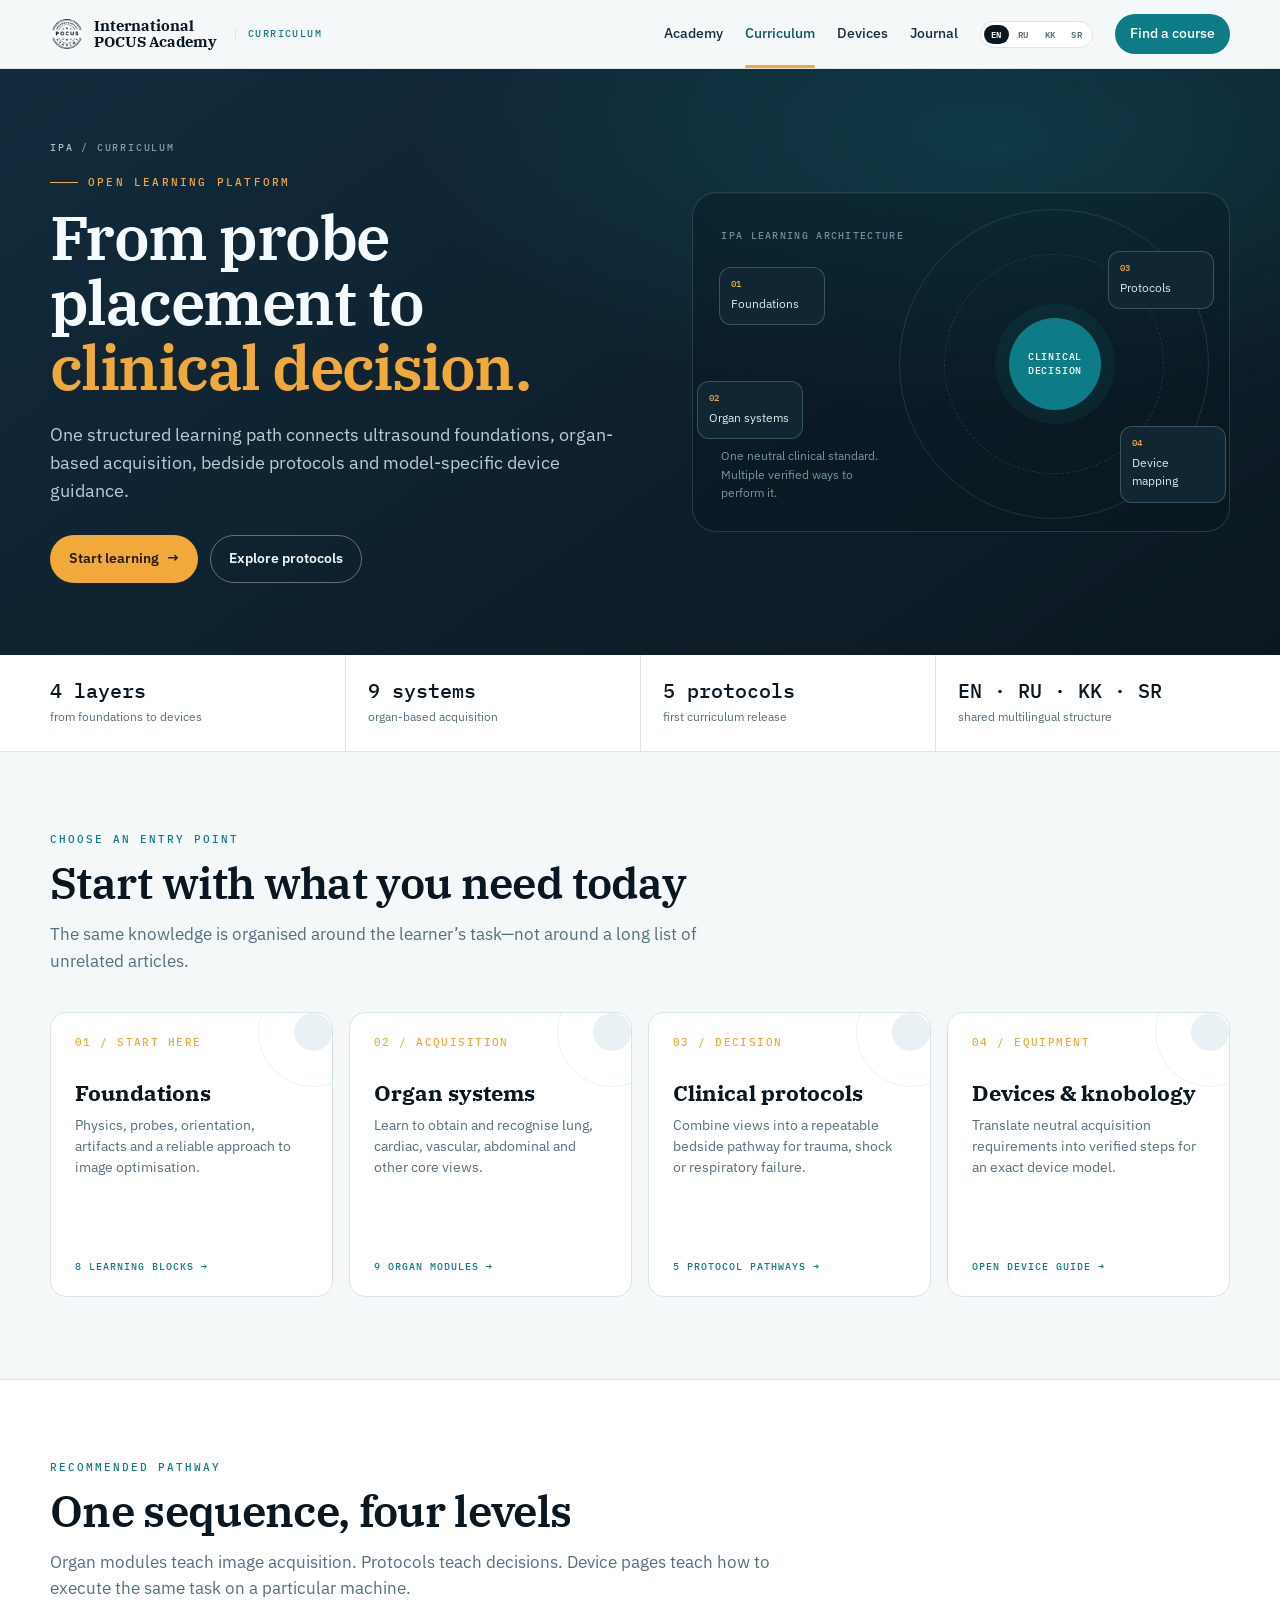
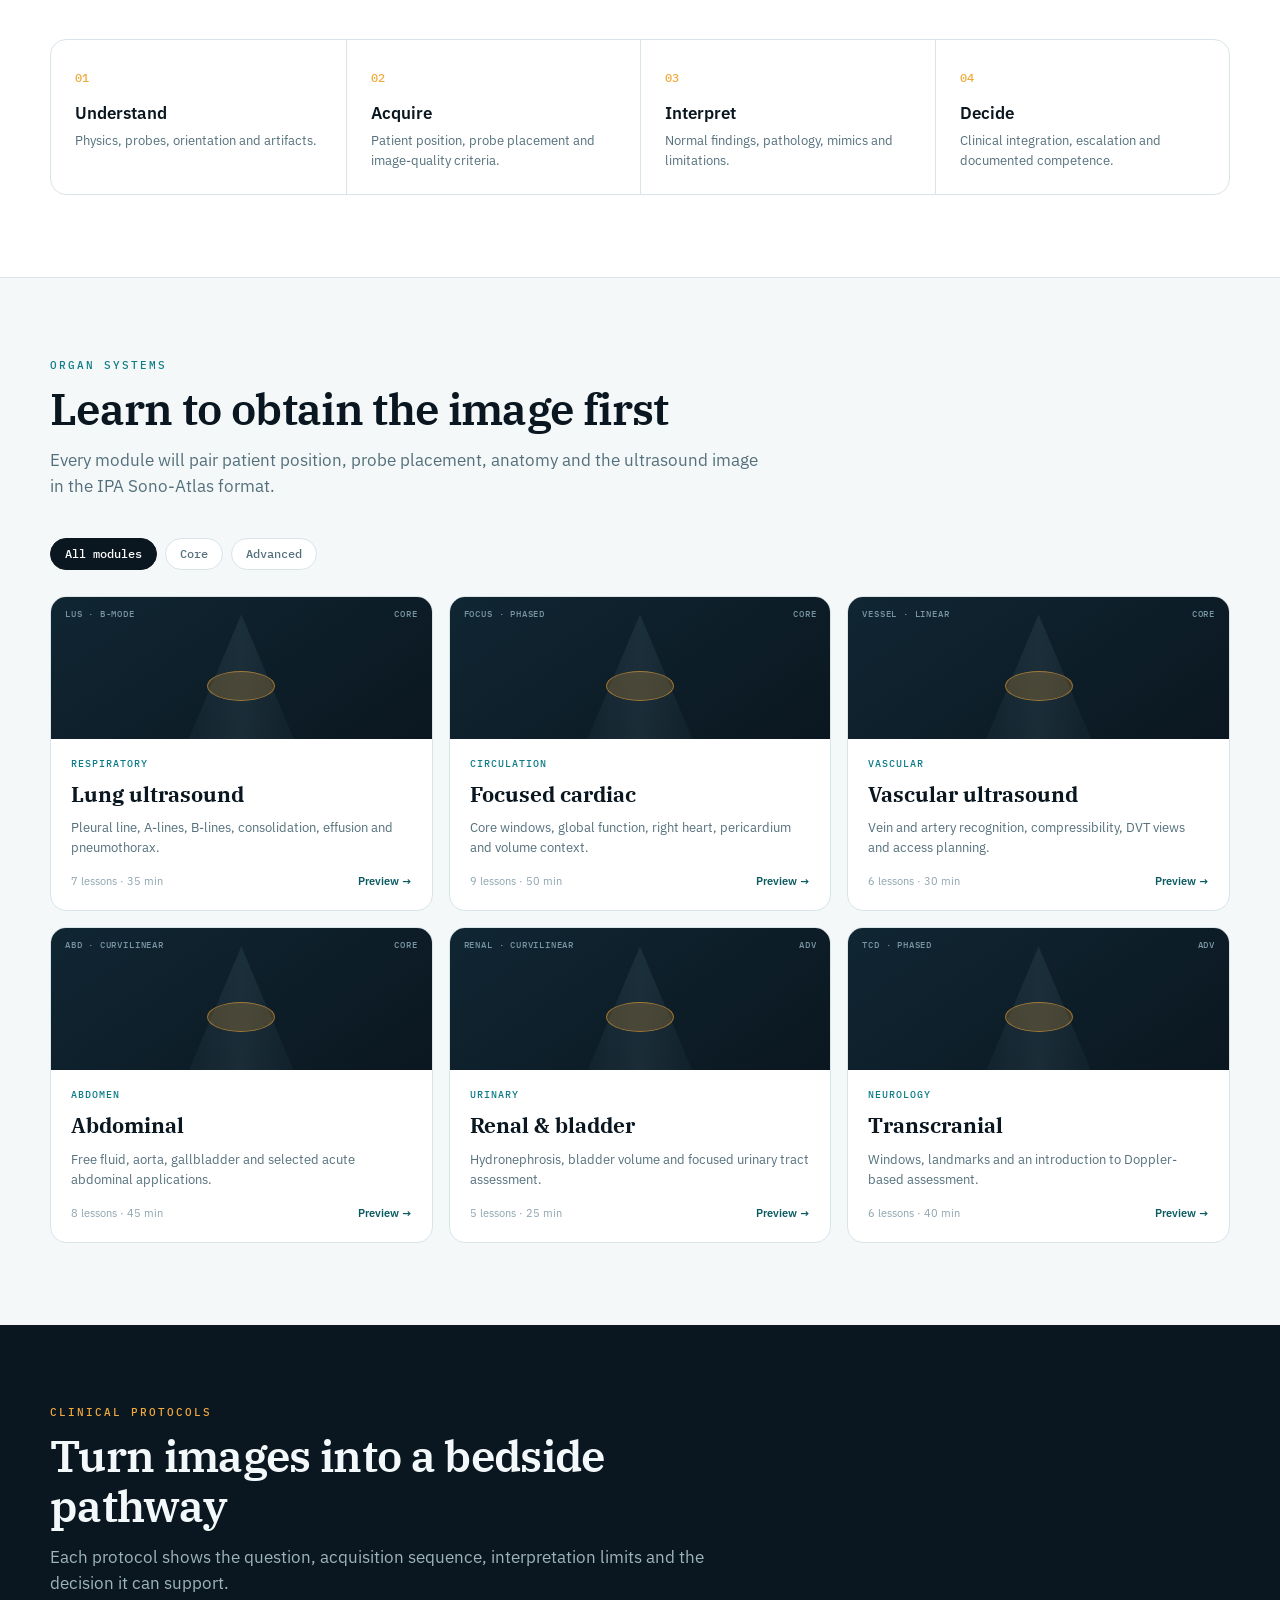
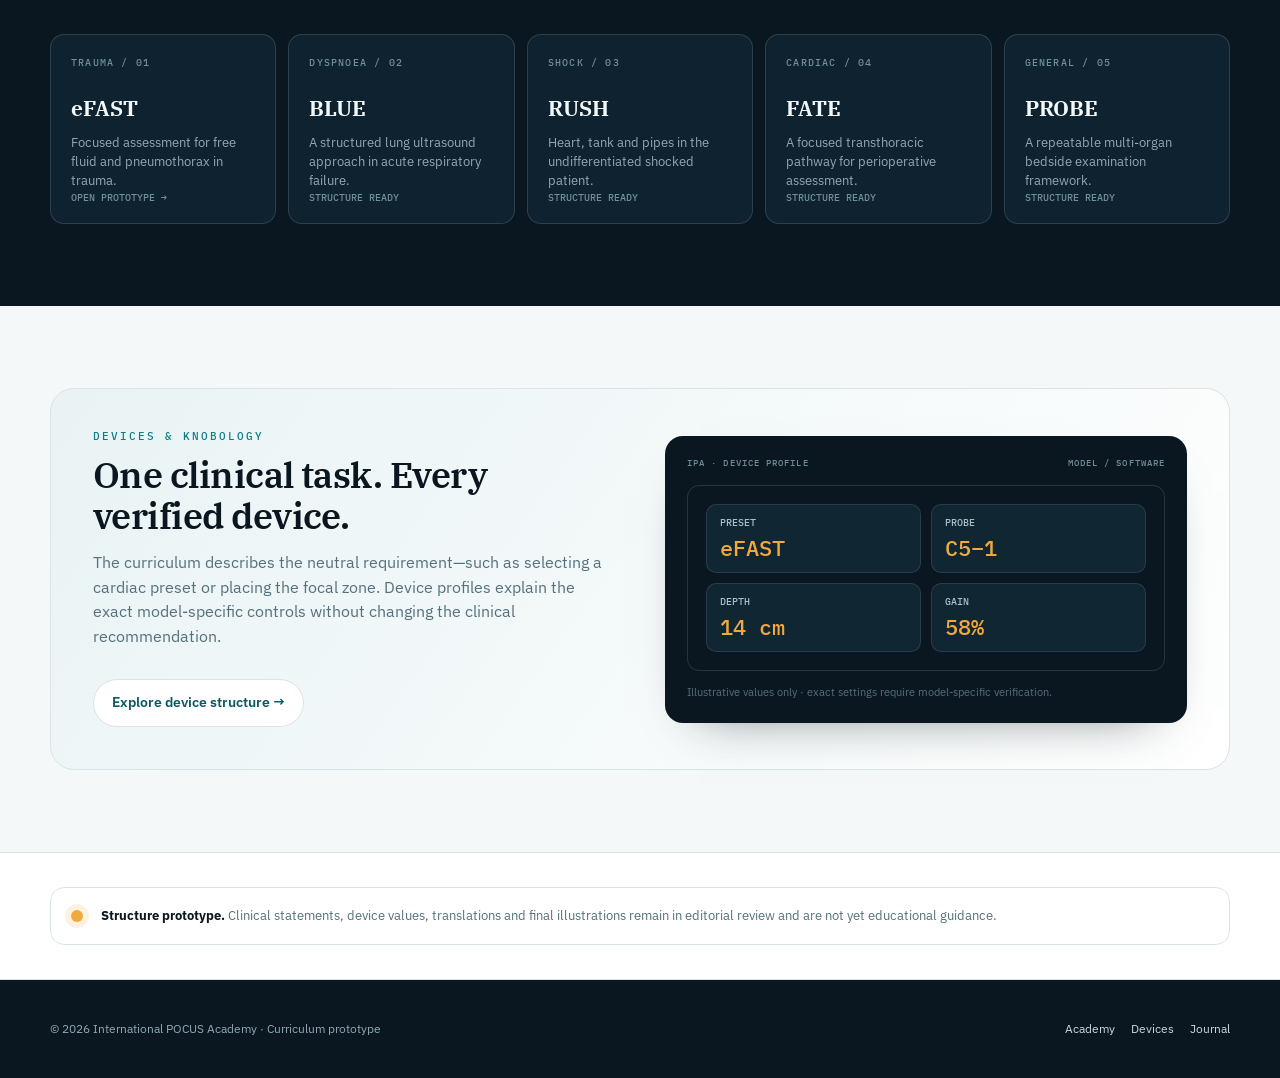
<file: curriculum.html>
<!DOCTYPE html>
<html lang="en">
<head>
  <meta charset="UTF-8">
  <meta name="viewport" content="width=device-width,initial-scale=1">
  <title>POCUS Curriculum — International POCUS Academy</title>
  <meta name="description" content="A structured POCUS curriculum from probe placement and image acquisition to clinical decision-making.">
  <link rel="icon" href="images/ipa-logo.png" type="image/png">
  <link rel="stylesheet" href="curriculum.css">
</head>
<body>
  <header class="top">
    <div class="wrap top-in">
      <a class="brand" href="index.html"><img src="images/ipa-logo.png" alt=""><strong>International<br>POCUS Academy</strong></a>
      <span class="product-name">Curriculum</span>
      <button class="menu-btn" aria-label="Menu" aria-expanded="false" onclick="toggleCurriculumNav(this)">Menu</button>
      <nav class="main-nav" id="curriculumNav" aria-label="Main navigation">
        <a href="index.html">Academy</a>
        <a href="curriculum.html" aria-current="page">Curriculum</a>
        <a href="devices.html">Devices</a>
        <a href="journal.html">Journal</a>
        <a class="header-cta" href="index.html#education">Find a course</a>
      </nav>
    </div>
  </header>

  <main>
    <section class="hero">
      <div class="wrap hero-grid">
        <div>
          <div class="crumbs"><a href="index.html">IPA</a> / Curriculum</div>
          <div class="eyebrow">Open learning platform</div>
          <h1>From probe placement to <em>clinical decision.</em></h1>
          <p class="hero-copy">One structured learning path connects ultrasound foundations, organ-based acquisition, bedside protocols and model-specific device guidance.</p>
          <div class="hero-actions">
            <a class="btn btn-primary" href="#start">Start learning <span aria-hidden="true">→</span></a>
            <a class="btn btn-secondary" href="#protocols">Explore protocols</a>
          </div>
        </div>
        <div class="hero-map" aria-label="Curriculum map illustration">
          <span class="map-label">IPA learning architecture</span>
          <div class="orbit o1"></div><div class="orbit o2"></div>
          <div class="map-core">CLINICAL<br>DECISION</div>
          <div class="map-node n1"><b>01</b>Foundations</div>
          <div class="map-node n2"><b>02</b>Organ systems</div>
          <div class="map-node n3"><b>03</b>Protocols</div>
          <div class="map-node n4"><b>04</b>Device mapping</div>
          <p class="map-note">One neutral clinical standard. Multiple verified ways to perform it.</p>
        </div>
      </div>
    </section>

    <div class="readout">
      <div class="wrap readout-grid">
        <div class="readout-item"><b>4 layers</b><span>from foundations to devices</span></div>
        <div class="readout-item"><b>9 systems</b><span>organ-based acquisition</span></div>
        <div class="readout-item"><b>5 protocols</b><span>first curriculum release</span></div>
        <div class="readout-item"><b>EN · RU · KK · SR</b><span>shared multilingual structure</span></div>
      </div>
    </div>

    <section class="section" id="start">
      <div class="wrap">
        <div class="section-head"><div class="kicker">Choose an entry point</div><h2>Start with what you need today</h2><p>The same knowledge is organised around the learner’s task—not around a long list of unrelated articles.</p></div>
        <div class="entry-grid">
          <a class="entry-card" href="#foundations"><span class="entry-mark"></span><span class="entry-no">01 / START HERE</span><h3>Foundations</h3><p>Physics, probes, orientation, artifacts and a reliable approach to image optimisation.</p><span class="entry-meta">8 learning blocks →</span></a>
          <a class="entry-card" href="#systems"><span class="entry-mark"></span><span class="entry-no">02 / ACQUISITION</span><h3>Organ systems</h3><p>Learn to obtain and recognise lung, cardiac, vascular, abdominal and other core views.</p><span class="entry-meta">9 organ modules →</span></a>
          <a class="entry-card" href="#protocols"><span class="entry-mark"></span><span class="entry-no">03 / DECISION</span><h3>Clinical protocols</h3><p>Combine views into a repeatable bedside pathway for trauma, shock or respiratory failure.</p><span class="entry-meta">5 protocol pathways →</span></a>
          <a class="entry-card" href="devices.html"><span class="entry-mark"></span><span class="entry-no">04 / EQUIPMENT</span><h3>Devices &amp; knobology</h3><p>Translate neutral acquisition requirements into verified steps for an exact device model.</p><span class="entry-meta">Open device guide →</span></a>
        </div>
      </div>
    </section>

    <section class="section white" id="foundations">
      <div class="wrap">
        <div class="section-head"><div class="kicker">Recommended pathway</div><h2>One sequence, four levels</h2><p>Organ modules teach image acquisition. Protocols teach decisions. Device pages teach how to execute the same task on a particular machine.</p></div>
        <div class="path">
          <div class="path-step"><b>01</b><h3>Understand</h3><p>Physics, probes, orientation and artifacts.</p></div>
          <div class="path-step"><b>02</b><h3>Acquire</h3><p>Patient position, probe placement and image-quality criteria.</p></div>
          <div class="path-step"><b>03</b><h3>Interpret</h3><p>Normal findings, pathology, mimics and limitations.</p></div>
          <div class="path-step"><b>04</b><h3>Decide</h3><p>Clinical integration, escalation and documented competence.</p></div>
        </div>
      </div>
    </section>

    <section class="section" id="systems">
      <div class="wrap">
        <div class="section-head"><div class="kicker">Organ systems</div><h2>Learn to obtain the image first</h2><p>Every module will pair patient position, probe placement, anatomy and the ultrasound image in the IPA Sono-Atlas format.</p></div>
        <div class="filter-row" aria-label="Module filters">
          <button class="filter active" data-filter="all">All modules</button>
          <button class="filter" data-filter="core">Core</button>
          <button class="filter" data-filter="advanced">Advanced</button>
        </div>
        <div class="module-grid">
          <a class="module" data-module="core" href="#"><div class="module-visual"><div class="module-top"><span>LUS · B-MODE</span><span>CORE</span></div></div><div class="module-body"><span class="module-tag">Respiratory</span><h3>Lung ultrasound</h3><p>Pleural line, A-lines, B-lines, consolidation, effusion and pneumothorax.</p><div class="module-foot"><span>7 lessons · 35 min</span><span>Preview →</span></div></div></a>
          <a class="module" data-module="core" href="#"><div class="module-visual"><div class="module-top"><span>FOCUS · PHASED</span><span>CORE</span></div></div><div class="module-body"><span class="module-tag">Circulation</span><h3>Focused cardiac</h3><p>Core windows, global function, right heart, pericardium and volume context.</p><div class="module-foot"><span>9 lessons · 50 min</span><span>Preview →</span></div></div></a>
          <a class="module" data-module="core" href="#"><div class="module-visual"><div class="module-top"><span>VESSEL · LINEAR</span><span>CORE</span></div></div><div class="module-body"><span class="module-tag">Vascular</span><h3>Vascular ultrasound</h3><p>Vein and artery recognition, compressibility, DVT views and access planning.</p><div class="module-foot"><span>6 lessons · 30 min</span><span>Preview →</span></div></div></a>
          <a class="module" data-module="core" href="#"><div class="module-visual"><div class="module-top"><span>ABD · CURVILINEAR</span><span>CORE</span></div></div><div class="module-body"><span class="module-tag">Abdomen</span><h3>Abdominal</h3><p>Free fluid, aorta, gallbladder and selected acute abdominal applications.</p><div class="module-foot"><span>8 lessons · 45 min</span><span>Preview →</span></div></div></a>
          <a class="module" data-module="advanced" href="#"><div class="module-visual"><div class="module-top"><span>RENAL · CURVILINEAR</span><span>ADV</span></div></div><div class="module-body"><span class="module-tag">Urinary</span><h3>Renal &amp; bladder</h3><p>Hydronephrosis, bladder volume and focused urinary tract assessment.</p><div class="module-foot"><span>5 lessons · 25 min</span><span>Preview →</span></div></div></a>
          <a class="module" data-module="advanced" href="#"><div class="module-visual"><div class="module-top"><span>TCD · PHASED</span><span>ADV</span></div></div><div class="module-body"><span class="module-tag">Neurology</span><h3>Transcranial</h3><p>Windows, landmarks and an introduction to Doppler-based assessment.</p><div class="module-foot"><span>6 lessons · 40 min</span><span>Preview →</span></div></div></a>
        </div>
      </div>
    </section>

    <section class="section dark" id="protocols">
      <div class="wrap">
        <div class="section-head"><div class="kicker">Clinical protocols</div><h2>Turn images into a bedside pathway</h2><p>Each protocol shows the question, acquisition sequence, interpretation limits and the decision it can support.</p></div>
        <div class="protocol-grid">
          <a class="protocol" href="protocol-efast.html"><span class="protocol-code">TRAUMA / 01</span><h3>eFAST</h3><p>Focused assessment for free fluid and pneumothorax in trauma.</p><span>OPEN PROTOTYPE →</span></a>
          <a class="protocol" href="#"><span class="protocol-code">DYSPNOEA / 02</span><h3>BLUE</h3><p>A structured lung ultrasound approach in acute respiratory failure.</p><span>STRUCTURE READY</span></a>
          <a class="protocol" href="#"><span class="protocol-code">SHOCK / 03</span><h3>RUSH</h3><p>Heart, tank and pipes in the undifferentiated shocked patient.</p><span>STRUCTURE READY</span></a>
          <a class="protocol" href="#"><span class="protocol-code">CARDIAC / 04</span><h3>FATE</h3><p>A focused transthoracic pathway for perioperative assessment.</p><span>STRUCTURE READY</span></a>
          <a class="protocol" href="#"><span class="protocol-code">GENERAL / 05</span><h3>PROBE</h3><p>A repeatable multi-organ bedside examination framework.</p><span>STRUCTURE READY</span></a>
        </div>
      </div>
    </section>

    <section class="section">
      <div class="wrap">
        <div class="device-band">
          <div><div class="kicker">Devices &amp; knobology</div><h2>One clinical task. Every verified device.</h2><p>The curriculum describes the neutral requirement—such as selecting a cardiac preset or placing the focal zone. Device profiles explain the exact model-specific controls without changing the clinical recommendation.</p><div class="hero-actions"><a class="btn btn-light" href="devices.html">Explore device structure →</a></div></div>
          <div class="console" aria-label="Device settings illustration"><div class="console-head"><span>IPA · DEVICE PROFILE</span><span>MODEL / SOFTWARE</span></div><div class="console-screen"><div class="control"><b>PRESET</b><span>eFAST</span></div><div class="control"><b>PROBE</b><span>C5–1</span></div><div class="control"><b>DEPTH</b><span>14 cm</span></div><div class="control"><b>GAIN</b><span>58%</span></div></div><p class="console-note">Illustrative values only · exact settings require model-specific verification.</p></div>
        </div>
      </div>
    </section>

    <section class="section white" style="padding-block:34px"><div class="wrap"><div class="status-strip"><span class="status-dot"></span><p><b>Structure prototype.</b> Clinical statements, device values, translations and final illustrations remain in editorial review and are not yet educational guidance.</p></div></div></section>
  </main>

  <footer><div class="wrap footer-in"><div>© 2026 International POCUS Academy · Curriculum prototype</div><div><a href="index.html">Academy</a><a href="devices.html">Devices</a><a href="journal.html">Journal</a></div></div></footer>
  <script src="curriculum.js"></script>
</body>
</html>
</file>
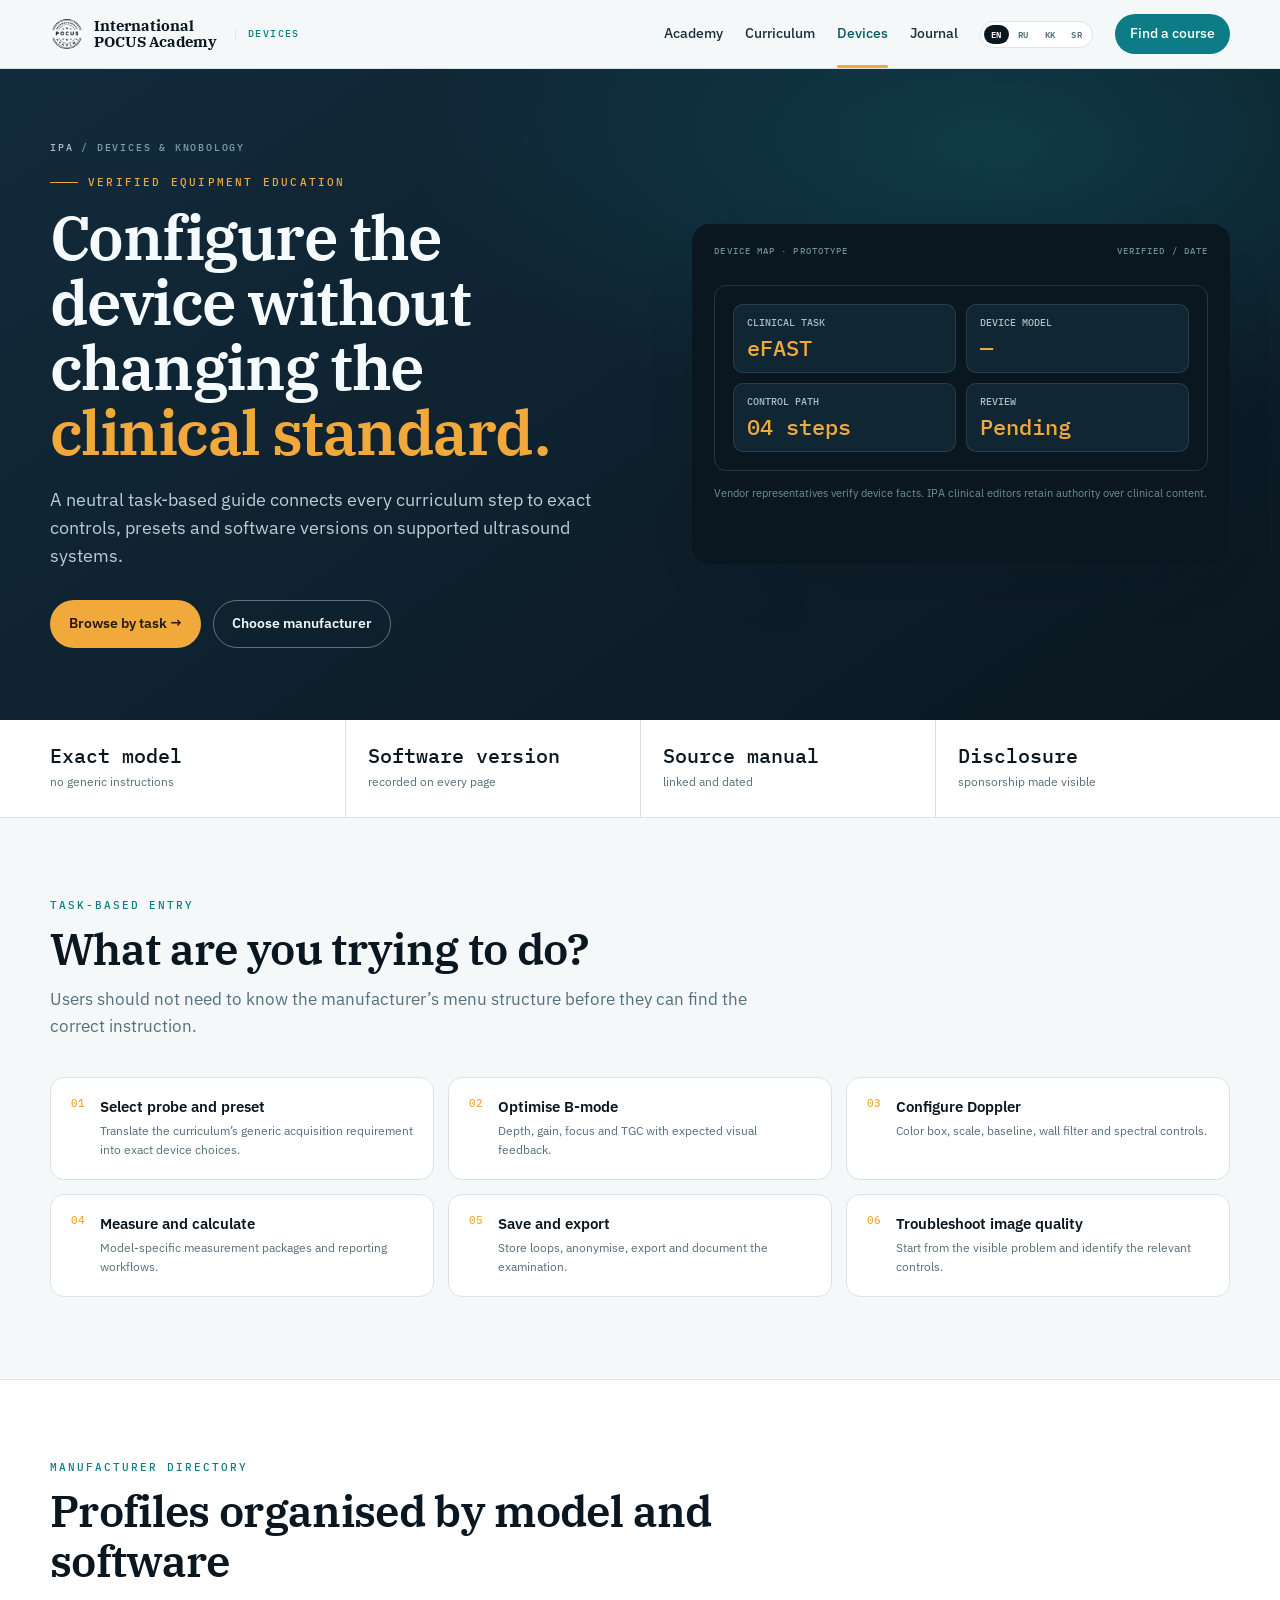
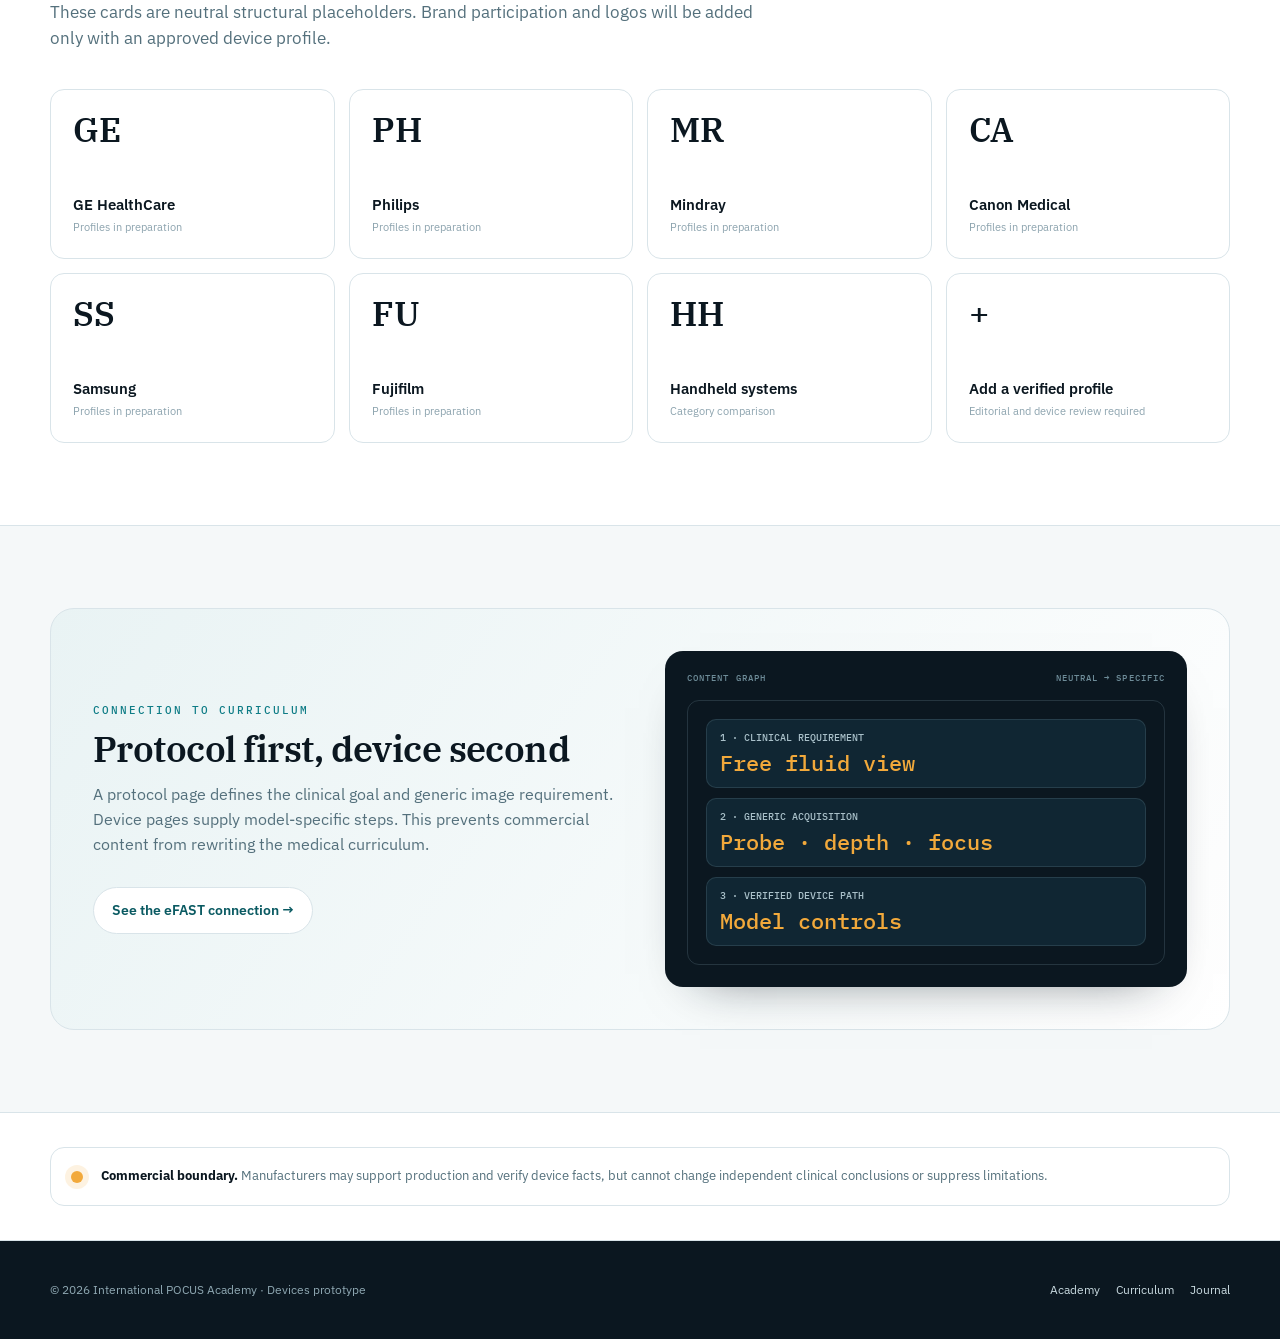
<file: devices.html>
<!DOCTYPE html>
<html lang="en">
<head>
  <meta charset="UTF-8"><meta name="viewport" content="width=device-width,initial-scale=1">
  <title>Devices & Knobology — International POCUS Academy</title>
  <meta name="description" content="Model-specific ultrasound device guidance connected to the neutral IPA POCUS curriculum.">
  <link rel="icon" href="images/ipa-logo.png" type="image/png"><link rel="stylesheet" href="curriculum.css">
</head>
<body>
  <header class="top"><div class="wrap top-in"><a class="brand" href="index.html"><img src="images/ipa-logo.png" alt=""><strong>International<br>POCUS Academy</strong></a><span class="product-name">Devices</span><button class="menu-btn" aria-label="Menu" aria-expanded="false" onclick="toggleCurriculumNav(this)">Menu</button><nav class="main-nav" id="curriculumNav"><a href="index.html">Academy</a><a href="curriculum.html">Curriculum</a><a href="devices.html" aria-current="page">Devices</a><a href="journal.html">Journal</a><a class="header-cta" href="index.html#education">Find a course</a></nav></div></header>
  <main>
    <section class="hero"><div class="wrap hero-grid"><div><div class="crumbs"><a href="index.html">IPA</a> / Devices &amp; Knobology</div><div class="eyebrow">Verified equipment education</div><h1>Configure the device without changing the <em>clinical standard.</em></h1><p class="hero-copy">A neutral task-based guide connects every curriculum step to exact controls, presets and software versions on supported ultrasound systems.</p><div class="hero-actions"><a class="btn btn-primary" href="#tasks">Browse by task →</a><a class="btn btn-secondary" href="#manufacturers">Choose manufacturer</a></div></div><div class="console" style="min-height:340px"><div class="console-head"><span>DEVICE MAP · PROTOTYPE</span><span>VERIFIED / DATE</span></div><div class="console-screen" style="margin-top:30px"><div class="control"><b>CLINICAL TASK</b><span>eFAST</span></div><div class="control"><b>DEVICE MODEL</b><span>—</span></div><div class="control"><b>CONTROL PATH</b><span>04 steps</span></div><div class="control"><b>REVIEW</b><span>Pending</span></div></div><p class="console-note">Vendor representatives verify device facts. IPA clinical editors retain authority over clinical content.</p></div></div></section>
    <div class="readout"><div class="wrap readout-grid"><div class="readout-item"><b>Exact model</b><span>no generic instructions</span></div><div class="readout-item"><b>Software version</b><span>recorded on every page</span></div><div class="readout-item"><b>Source manual</b><span>linked and dated</span></div><div class="readout-item"><b>Disclosure</b><span>sponsorship made visible</span></div></div></div>

    <section class="section" id="tasks"><div class="wrap"><div class="section-head"><div class="kicker">Task-based entry</div><h2>What are you trying to do?</h2><p>Users should not need to know the manufacturer’s menu structure before they can find the correct instruction.</p></div><div class="task-grid">
      <div class="task"><span class="task-no">01</span><div><h3>Select probe and preset</h3><p>Translate the curriculum’s generic acquisition requirement into exact device choices.</p></div></div>
      <div class="task"><span class="task-no">02</span><div><h3>Optimise B-mode</h3><p>Depth, gain, focus and TGC with expected visual feedback.</p></div></div>
      <div class="task"><span class="task-no">03</span><div><h3>Configure Doppler</h3><p>Color box, scale, baseline, wall filter and spectral controls.</p></div></div>
      <div class="task"><span class="task-no">04</span><div><h3>Measure and calculate</h3><p>Model-specific measurement packages and reporting workflows.</p></div></div>
      <div class="task"><span class="task-no">05</span><div><h3>Save and export</h3><p>Store loops, anonymise, export and document the examination.</p></div></div>
      <div class="task"><span class="task-no">06</span><div><h3>Troubleshoot image quality</h3><p>Start from the visible problem and identify the relevant controls.</p></div></div>
    </div></div></section>

    <section class="section white" id="manufacturers"><div class="wrap"><div class="section-head"><div class="kicker">Manufacturer directory</div><h2>Profiles organised by model and software</h2><p>These cards are neutral structural placeholders. Brand participation and logos will be added only with an approved device profile.</p></div><div class="vendor-grid">
      <a class="vendor" href="#"><span class="vendor-letter">GE</span><h3>GE HealthCare</h3><p>Profiles in preparation</p></a>
      <a class="vendor" href="#"><span class="vendor-letter">PH</span><h3>Philips</h3><p>Profiles in preparation</p></a>
      <a class="vendor" href="#"><span class="vendor-letter">MR</span><h3>Mindray</h3><p>Profiles in preparation</p></a>
      <a class="vendor" href="#"><span class="vendor-letter">CA</span><h3>Canon Medical</h3><p>Profiles in preparation</p></a>
      <a class="vendor" href="#"><span class="vendor-letter">SS</span><h3>Samsung</h3><p>Profiles in preparation</p></a>
      <a class="vendor" href="#"><span class="vendor-letter">FU</span><h3>Fujifilm</h3><p>Profiles in preparation</p></a>
      <a class="vendor" href="#"><span class="vendor-letter">HH</span><h3>Handheld systems</h3><p>Category comparison</p></a>
      <a class="vendor" href="#"><span class="vendor-letter">+</span><h3>Add a verified profile</h3><p>Editorial and device review required</p></a>
    </div></div></section>

    <section class="section"><div class="wrap"><div class="device-band"><div><div class="kicker">Connection to curriculum</div><h2>Protocol first, device second</h2><p>A protocol page defines the clinical goal and generic image requirement. Device pages supply model-specific steps. This prevents commercial content from rewriting the medical curriculum.</p><div class="hero-actions"><a class="btn btn-light" href="protocol-efast.html">See the eFAST connection →</a></div></div><div class="console"><div class="console-head"><span>CONTENT GRAPH</span><span>NEUTRAL → SPECIFIC</span></div><div class="console-screen" style="grid-template-columns:1fr"><div class="control"><b>1 · CLINICAL REQUIREMENT</b><span>Free fluid view</span></div><div class="control"><b>2 · GENERIC ACQUISITION</b><span>Probe · depth · focus</span></div><div class="control"><b>3 · VERIFIED DEVICE PATH</b><span>Model controls</span></div></div></div></div></div></section>
    <section class="section white" style="padding-block:34px"><div class="wrap"><div class="status-strip"><span class="status-dot"></span><p><b>Commercial boundary.</b> Manufacturers may support production and verify device facts, but cannot change independent clinical conclusions or suppress limitations.</p></div></div></section>
  </main>
  <footer><div class="wrap footer-in"><div>© 2026 International POCUS Academy · Devices prototype</div><div><a href="index.html">Academy</a><a href="curriculum.html">Curriculum</a><a href="journal.html">Journal</a></div></div></footer><script src="curriculum.js"></script>
</body></html>
</file>
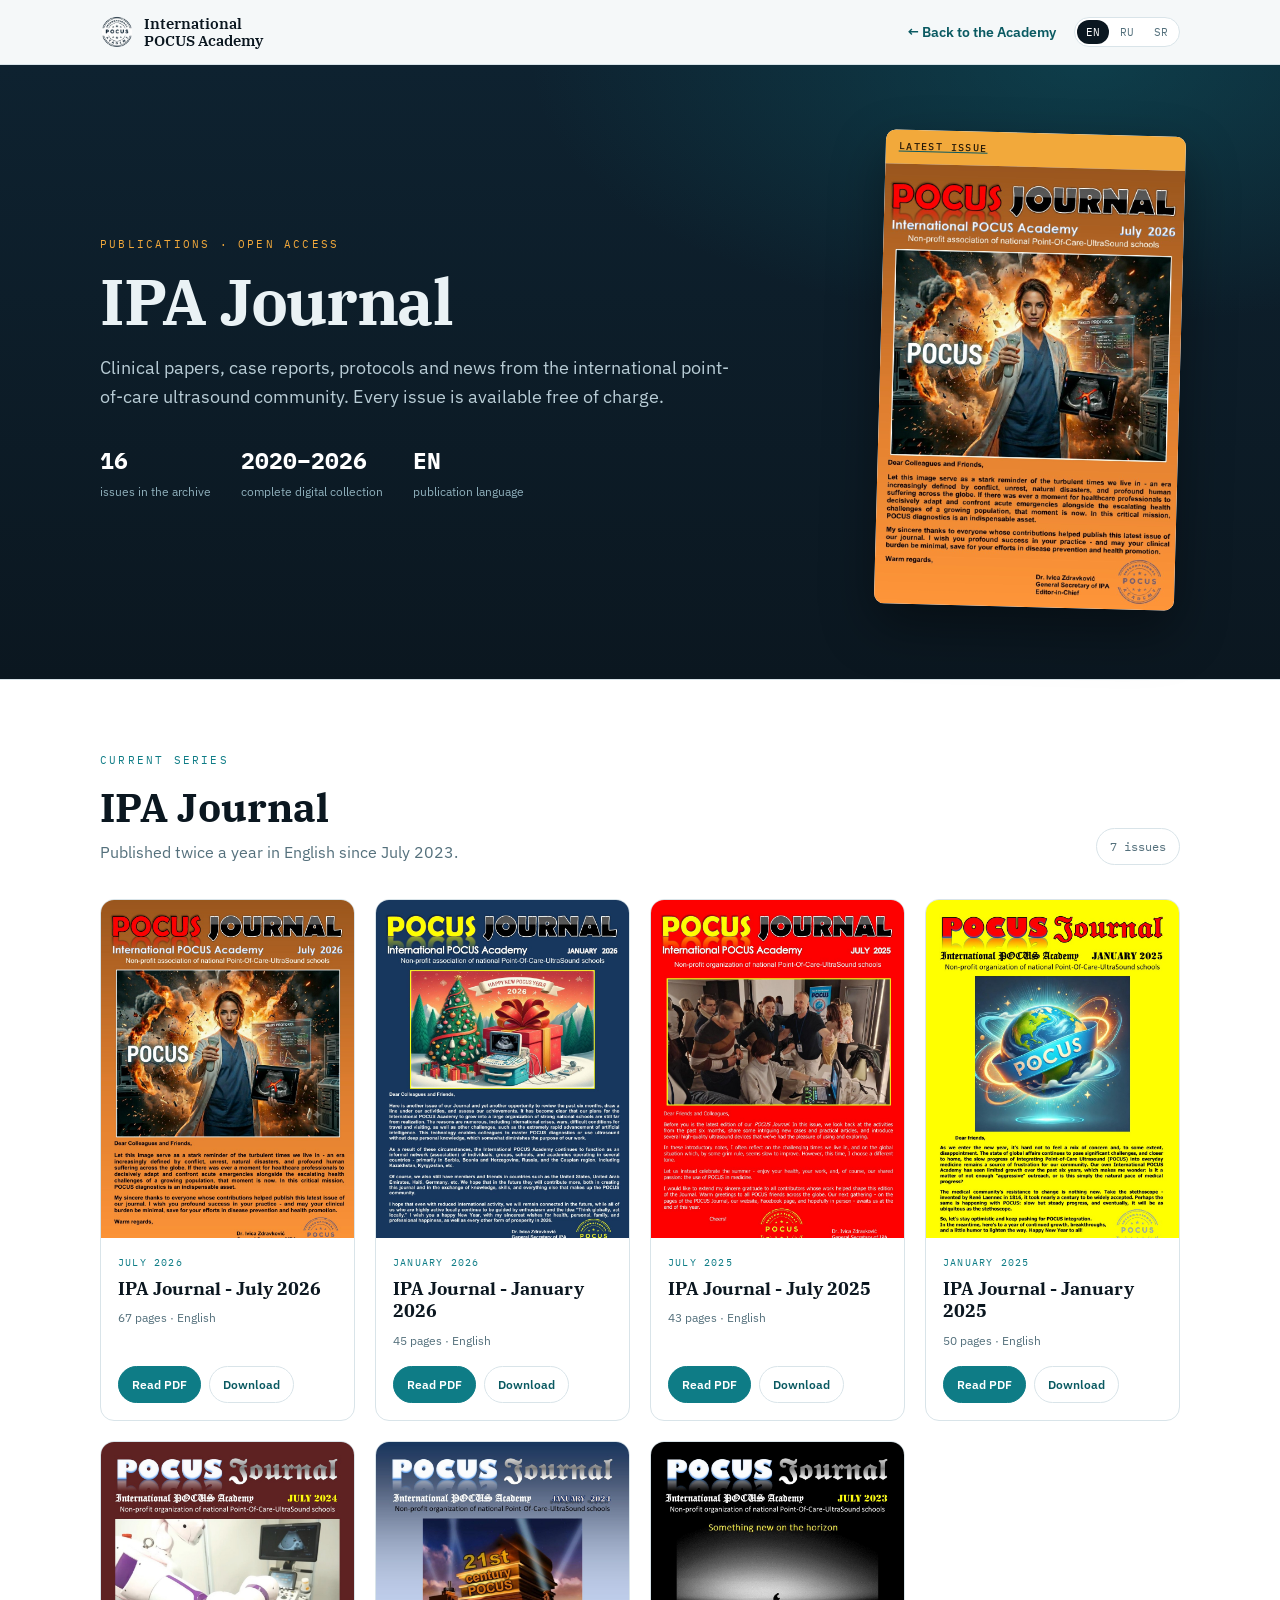
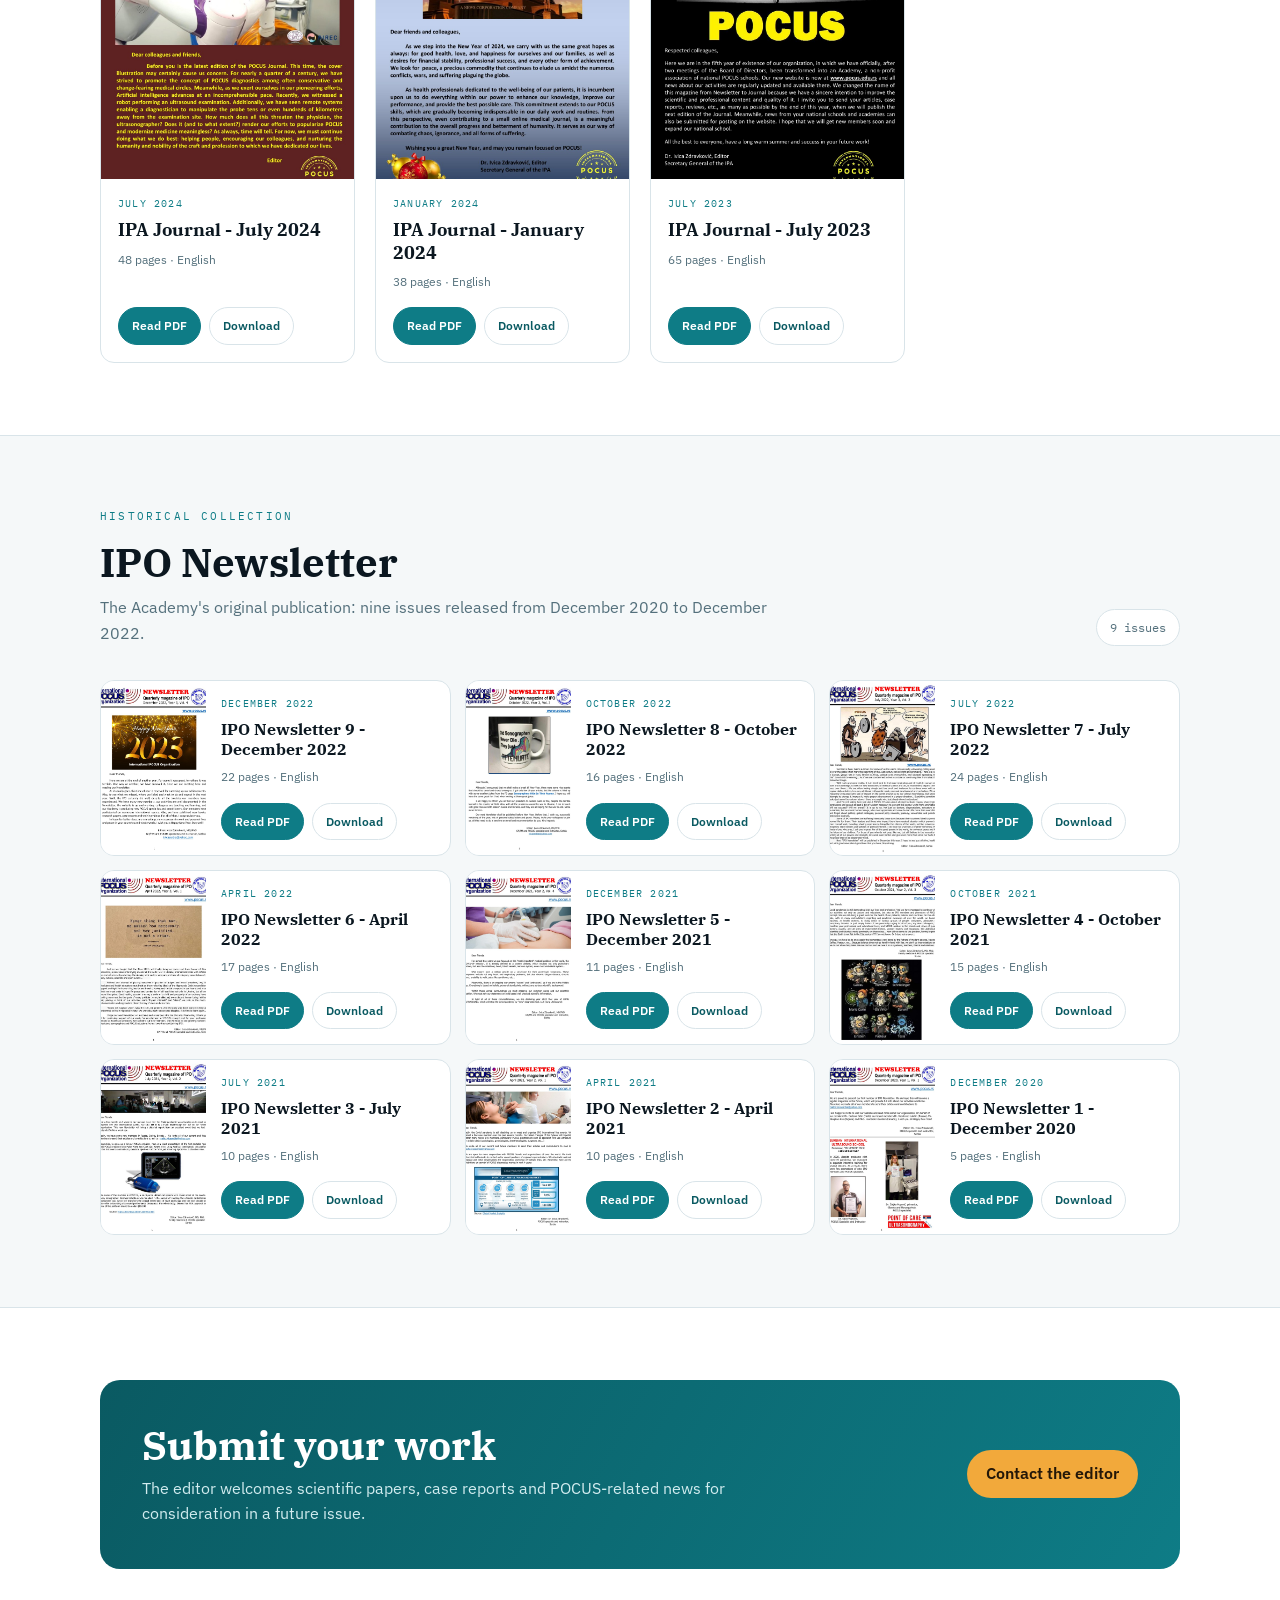
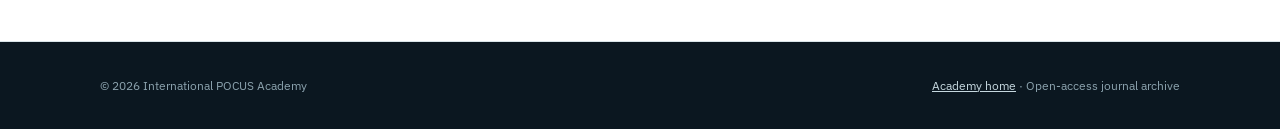
<file: journal.html>
<!DOCTYPE html>
<html lang="en">
<head>
<meta charset="UTF-8">
<meta name="viewport" content="width=device-width, initial-scale=1.0">
<title>IPA Journal - International POCUS Academy</title>
<meta name="description" content="Open-access archive of the IPA Journal and the historical IPO Newsletter, published by the International POCUS Academy.">
<link rel="icon" type="image/png" href="images/ipa-logo.png">
<style>
@import url('https://fonts.googleapis.com/css2?family=IBM+Plex+Serif:wght@500;600;700&family=IBM+Plex+Sans:wght@400;500;600&family=IBM+Plex+Mono:wght@400;500&display=swap');
:root{--ink:#0B1720;--panel:#0E2230;--paper:#F5F8F9;--card:#fff;--line:#D9E4E9;--echo:#E9F1F4;--teal:#0E7C86;--deep:#0A5A62;--pulse:#F2A93B;--text:#182E3A;--muted:#54707C;--gray:#8CA3AE;--radius:14px;--maxw:1120px}
*{box-sizing:border-box;margin:0;padding:0}
html{scroll-behavior:smooth}
body{font-family:'IBM Plex Sans',system-ui,sans-serif;color:var(--text);background:var(--paper);line-height:1.6}
img{display:block;max-width:100%}a{color:var(--deep)}
:focus-visible{outline:3px solid var(--pulse);outline-offset:3px;border-radius:4px}
.wrap{max-width:var(--maxw);margin:0 auto;padding:0 20px}
.mono{font-family:'IBM Plex Mono',monospace}
.top{position:sticky;top:0;z-index:20;background:rgba(245,248,249,.94);backdrop-filter:blur(8px);border-bottom:1px solid var(--line)}
.top-in{height:64px;display:flex;align-items:center;gap:18px}
.brand{display:flex;align-items:center;gap:10px;text-decoration:none;color:var(--ink)}
.brand img{width:34px;height:34px}.brand-name{font-family:'IBM Plex Serif',serif;font-weight:600;font-size:15px;line-height:1.15}
.back{margin-left:auto;font-size:14px;font-weight:600;text-decoration:none}.back:hover{text-decoration:underline}
.lang{display:flex;gap:2px;border:1px solid var(--line);border-radius:999px;padding:2px;background:#fff}
.lang button{border:0;background:transparent;font-family:'IBM Plex Mono',monospace;font-size:11px;padding:5px 9px;border-radius:999px;color:var(--muted);cursor:pointer}
.lang button[aria-pressed="true"]{background:var(--ink);color:#fff}
.hero{background:radial-gradient(900px 420px at 85% 0,rgba(14,124,134,.3),transparent 62%),linear-gradient(180deg,var(--panel),var(--ink));color:#EAF2F5;padding:68px 0 72px}
.hero-grid{display:grid;grid-template-columns:1fr 300px;gap:58px;align-items:center}
.eyebrow,.kicker{font-family:'IBM Plex Mono',monospace;font-size:11px;letter-spacing:.2em;text-transform:uppercase;color:var(--pulse);margin-bottom:14px}
h1,h2,h3{font-family:'IBM Plex Serif',serif}
h1{font-size:clamp(38px,6vw,64px);line-height:1.04;letter-spacing:-.02em;margin-bottom:20px}
.lead{font-size:18px;color:#B9CDD6;max-width:58ch}.hero-meta{display:flex;gap:30px;flex-wrap:wrap;margin-top:30px}
.hero-meta b{font-family:'IBM Plex Mono',monospace;font-size:23px;color:#fff;display:block}.hero-meta span{font-size:12px;color:#8FB0BC}
.latest-cover{border-radius:10px;overflow:hidden;box-shadow:0 22px 52px rgba(0,0,0,.38);transform:rotate(1.5deg);background:#fff}
.latest-cover img{width:100%;aspect-ratio:3/4.4;object-fit:cover;object-position:top}
.latest-label{font-family:'IBM Plex Mono',monospace;font-size:10px;letter-spacing:.14em;text-transform:uppercase;background:var(--pulse);color:#231708;padding:9px 13px;font-weight:500}
.section{padding:72px 0}.section.white{background:#fff;border-top:1px solid var(--line);border-bottom:1px solid var(--line)}
.section-head{display:flex;justify-content:space-between;gap:30px;align-items:end;margin-bottom:34px}.section-head>div{max-width:690px}
.kicker{color:var(--teal)}h2{font-size:clamp(28px,4vw,40px);line-height:1.15;color:var(--ink);margin-bottom:10px}
.section-head p{color:var(--muted)}
.count{font-family:'IBM Plex Mono',monospace;font-size:12px;color:var(--muted);border:1px solid var(--line);background:var(--card);border-radius:999px;padding:8px 13px;white-space:nowrap}
.issues{display:grid;grid-template-columns:repeat(4,1fr);gap:20px}
.issue{background:var(--card);border:1px solid var(--line);border-radius:var(--radius);overflow:hidden;display:flex;flex-direction:column;min-width:0;transition:transform .18s,border-color .18s,box-shadow .18s}
.issue:hover{transform:translateY(-4px);border-color:var(--teal);box-shadow:0 18px 36px -26px rgba(11,23,32,.55)}
.cover-link{display:block;background:var(--echo);aspect-ratio:3/4;overflow:hidden}.cover-link img{width:100%;height:100%;object-fit:cover;object-position:top;transition:transform .3s}.issue:hover .cover-link img{transform:scale(1.02)}
.issue-body{padding:17px;display:flex;flex-direction:column;flex:1}.issue-date{font-family:'IBM Plex Mono',monospace;color:var(--teal);font-size:10px;letter-spacing:.12em;text-transform:uppercase;margin-bottom:7px}
.issue h3{font-size:18px;line-height:1.25;color:var(--ink);margin-bottom:8px}.meta{font-size:12px;color:var(--muted);margin-bottom:16px}
.actions{display:flex;gap:8px;margin-top:auto}.btn{display:inline-flex;align-items:center;justify-content:center;text-decoration:none;border-radius:999px;font-size:12px;font-weight:600;padding:8px 13px;border:1px solid var(--line)}
.btn-primary{background:var(--teal);border-color:var(--teal);color:#fff}.btn-primary:hover{background:var(--deep)}.btn-secondary{background:#fff;color:var(--deep)}.btn-secondary:hover{border-color:var(--teal)}
.history{display:grid;grid-template-columns:repeat(3,1fr);gap:14px}.history .issue{display:grid;grid-template-columns:105px 1fr}.history .cover-link{aspect-ratio:auto;height:100%;min-height:154px}.history .issue-body{padding:15px}.history .issue h3{font-size:16px}.history .actions{flex-wrap:wrap}
.submit{background:linear-gradient(120deg,var(--deep),var(--teal));border-radius:20px;color:#fff;padding:42px;display:flex;justify-content:space-between;align-items:center;gap:30px}.submit h2{color:#fff;margin:0 0 8px}.submit p{color:#D2ECEF;max-width:62ch}.submit a{background:var(--pulse);color:#231708;text-decoration:none;border-radius:999px;padding:11px 19px;font-weight:600;white-space:nowrap}
.loading,.error{grid-column:1/-1;padding:28px;border:1px dashed var(--line);border-radius:var(--radius);color:var(--muted)}
footer{background:var(--ink);color:#8CA3AE;padding:34px 0;font-size:12px}.foot{display:flex;justify-content:space-between;gap:20px;flex-wrap:wrap}.foot a{color:#C6D8DF}
@media(max-width:900px){.hero-grid{grid-template-columns:1fr 230px;gap:34px}.issues{grid-template-columns:repeat(3,1fr)}.history{grid-template-columns:repeat(2,1fr)}}
@media(max-width:680px){.top-in{height:auto;min-height:64px;flex-wrap:wrap;padding-top:10px;padding-bottom:10px}.back{order:3;width:100%;margin:0}.hero{padding:48px 0}.hero-grid{grid-template-columns:1fr}.latest-cover{max-width:280px;transform:none}.issues{grid-template-columns:repeat(2,1fr)}.history{grid-template-columns:1fr}.section-head{align-items:start;flex-direction:column}.submit{padding:30px 24px;align-items:start;flex-direction:column}}
@media(max-width:440px){.issues{grid-template-columns:1fr}.issue{display:grid;grid-template-columns:120px 1fr}.issues .cover-link{aspect-ratio:auto;height:100%;min-height:180px}.actions{flex-wrap:wrap}.brand-name{font-size:13px}}
@media(prefers-reduced-motion:reduce){*{scroll-behavior:auto!important;transition:none!important}}
</style>
</head>
<body>
<header class="top">
  <div class="wrap top-in">
    <a class="brand" href="index.html" aria-label="International POCUS Academy">
      <img src="images/ipa-logo.png" alt="">
      <span class="brand-name">International<br>POCUS Academy</span>
    </a>
    <a class="back" href="index.html" data-i="back">← Back to the Academy</a>
    <div class="lang" role="group" aria-label="Language">
      <button data-lang="en" aria-pressed="true">EN</button>
      <button data-lang="ru" aria-pressed="false">RU</button>
      <button data-lang="sr" aria-pressed="false">SR</button>
    </div>
  </div>
</header>

<main>
  <section class="hero">
    <div class="wrap hero-grid">
      <div>
        <div class="eyebrow" data-i="hero_kicker">Publications · open access</div>
        <h1 data-i="hero_h1">IPA Journal</h1>
        <p class="lead" data-i="hero_p">Clinical papers, case reports, protocols and news from the international point-of-care ultrasound community. Every issue is available free of charge.</p>
        <div class="hero-meta">
          <div><b id="totalIssues">16</b><span data-i="meta_issues">issues in the archive</span></div>
          <div><b>2020–2026</b><span data-i="meta_years">complete digital collection</span></div>
          <div><b>EN</b><span data-i="meta_lang">publication language</span></div>
        </div>
      </div>
      <a class="latest-cover" href="journal/ipa-journal-2026-07.pdf" target="_blank" rel="noopener">
        <div class="latest-label" data-i="latest">Latest issue</div>
        <img src="images/journal/ipa-journal-2026-07.jpg" alt="IPA Journal, July 2026">
      </a>
    </div>
  </section>

  <section class="section white" id="journalIssues">
    <div class="wrap">
      <div class="section-head">
        <div>
          <div class="kicker" data-i="journal_kicker">Current series</div>
          <h2 data-i="journal_h2">IPA Journal</h2>
          <p data-i="journal_p">Published twice a year in English since July 2023.</p>
        </div>
        <span class="count"><span id="journalCount">7</span> <span data-i="count_issues">issues</span></span>
      </div>
      <div class="issues" id="journalGrid"><div class="loading" data-i="loading">Loading the archive…</div></div>
    </div>
  </section>

  <section class="section" id="newsletterIssues">
    <div class="wrap">
      <div class="section-head">
        <div>
          <div class="kicker" data-i="history_kicker">Historical collection</div>
          <h2 data-i="history_h2">IPO Newsletter</h2>
          <p data-i="history_p">The Academy's original publication: nine issues released from December 2020 to December 2022.</p>
        </div>
        <span class="count"><span id="newsletterCount">9</span> <span data-i="count_issues">issues</span></span>
      </div>
      <div class="history" id="newsletterGrid"><div class="loading" data-i="loading">Loading the archive…</div></div>
    </div>
  </section>

  <section class="section white">
    <div class="wrap">
      <div class="submit">
        <div>
          <h2 data-i="submit_h2">Submit your work</h2>
          <p data-i="submit_p">The editor welcomes scientific papers, case reports and POCUS-related news for consideration in a future issue.</p>
        </div>
        <a id="editorLink" href="mailto:ivicaserbia@yahoo.com" data-i="submit_btn">Contact the editor</a>
      </div>
    </div>
  </section>
</main>

<footer>
  <div class="wrap foot"><span>© 2026 International POCUS Academy</span><span><a href="index.html" data-i="footer_home">Academy home</a> · <span data-i="footer_access">Open-access journal archive</span></span></div>
</footer>

<script>
const I18N={
en:{back:`← Back to the Academy`,hero_kicker:`Publications · open access`,hero_h1:`IPA Journal`,hero_p:`Clinical papers, case reports, protocols and news from the international point-of-care ultrasound community. Every issue is available free of charge.`,meta_issues:`issues in the archive`,meta_years:`complete digital collection`,meta_lang:`publication language`,latest:`Latest issue`,journal_kicker:`Current series`,journal_h2:`IPA Journal`,journal_p:`Published twice a year in English since July 2023.`,history_kicker:`Historical collection`,history_h2:`IPO Newsletter`,history_p:`The Academy's original publication: nine issues released from December 2020 to December 2022.`,count_issues:`issues`,loading:`Loading the archive…`,error:`The archive could not be loaded. Please refresh the page.`,pages:`pages`,read:`Read PDF`,download:`Download`,submit_h2:`Submit your work`,submit_p:`The editor welcomes scientific papers, case reports and POCUS-related news for consideration in a future issue.`,submit_btn:`Contact the editor`,footer_home:`Academy home`,footer_access:`Open-access journal archive`},
ru:{back:`← Вернуться на сайт Академии`,hero_kicker:`Публикации · открытый доступ`,hero_h1:`Журнал IPA`,hero_p:`Научные статьи, клинические случаи, протоколы и новости международного сообщества прикроватного ультразвука. Все выпуски доступны бесплатно.`,meta_issues:`выпусков в архиве`,meta_years:`полная цифровая коллекция`,meta_lang:`язык публикации`,latest:`Свежий выпуск`,journal_kicker:`Текущая серия`,journal_h2:`Журнал IPA`,journal_p:`Выходит дважды в год на английском языке с июля 2023 года.`,history_kicker:`Историческая коллекция`,history_h2:`Бюллетень IPO`,history_p:`Первое издание Академии: девять выпусков с декабря 2020 по декабрь 2022 года.`,count_issues:`выпусков`,loading:`Загружаем архив…`,error:`Не удалось загрузить архив. Обновите страницу.`,pages:`страниц`,read:`Читать PDF`,download:`Скачать`,submit_h2:`Предложить материал`,submit_p:`Редактор принимает научные статьи, клинические случаи и новости POCUS для рассмотрения в следующих выпусках.`,submit_btn:`Написать редактору`,footer_home:`Главная Академии`,footer_access:`Архив журнала в открытом доступе`},
sr:{back:`← Nazad na sajt Akademije`,hero_kicker:`Publikacije · otvoren pristup`,hero_h1:`IPA časopis`,hero_p:`Naučni radovi, prikazi slučajeva, protokoli i vesti međunarodne point-of-care ultrazvučne zajednice. Svi brojevi su dostupni besplatno.`,meta_issues:`brojeva u arhivi`,meta_years:`kompletna digitalna zbirka`,meta_lang:`jezik izdanja`,latest:`Najnoviji broj`,journal_kicker:`Aktuelna serija`,journal_h2:`IPA časopis`,journal_p:`Izlazi dva puta godišnje na engleskom jeziku od jula 2023.`,history_kicker:`Istorijska zbirka`,history_h2:`IPO bilten`,history_p:`Prvobitna publikacija Akademije: devet brojeva od decembra 2020. do decembra 2022.`,count_issues:`brojeva`,loading:`Učitavanje arhive…`,error:`Arhiva nije mogla da se učita. Osvežite stranicu.`,pages:`strana`,read:`Otvori PDF`,download:`Preuzmi`,submit_h2:`Pošaljite svoj rad`,submit_p:`Urednik prima naučne radove, prikaze slučajeva i POCUS vesti za razmatranje u narednim brojevima.`,submit_btn:`Kontaktirajte urednika`,footer_home:`Početna strana Akademije`,footer_access:`Arhiva časopisa u otvorenom pristupu`}
};
let LANG=localStorage.getItem('ipa-lang')||'en';
let DATA=null;
const rootPath=p=>p.startsWith('/')?p.slice(1):p;
function issueCard(item){
  const title=item[`title_${LANG}`]||item.title_en;
  const date=new Intl.DateTimeFormat(LANG==='sr'?'sr-Latn':LANG,{year:'numeric',month:'long'}).format(new Date(`${item.date}T12:00:00`));
  const file=rootPath(item.file),cover=rootPath(item.cover);
  return `<article class="issue"><a class="cover-link" href="${file}" target="_blank" rel="noopener"><img src="${cover}" alt="${title.replaceAll('"','&quot;')}" loading="lazy"></a><div class="issue-body"><div class="issue-date">${date}</div><h3>${title}</h3><div class="meta">${item.pages} ${I18N[LANG].pages} · ${item.language}</div><div class="actions"><a class="btn btn-primary" href="${file}" target="_blank" rel="noopener">${I18N[LANG].read}</a><a class="btn btn-secondary" href="${file}" download>${I18N[LANG].download}</a></div></div></article>`;
}
function render(){
  document.documentElement.lang=LANG;
  document.querySelectorAll('[data-i]').forEach(el=>{const value=I18N[LANG][el.dataset.i];if(value!==undefined)el.textContent=value});
  document.querySelectorAll('.lang button').forEach(b=>b.setAttribute('aria-pressed',String(b.dataset.lang===LANG)));
  if(!DATA)return;
  const journals=DATA.items.filter(x=>x.series==='journal');
  const newsletters=DATA.items.filter(x=>x.series==='newsletter');
  document.getElementById('totalIssues').textContent=DATA.items.length;
  document.getElementById('journalCount').textContent=journals.length;
  document.getElementById('newsletterCount').textContent=newsletters.length;
  document.getElementById('journalGrid').innerHTML=journals.map(issueCard).join('');
  document.getElementById('newsletterGrid').innerHTML=newsletters.map(issueCard).join('');
  document.getElementById('editorLink').href=`mailto:${DATA.editor_email}`;
}
document.querySelectorAll('.lang button').forEach(button=>button.addEventListener('click',()=>{LANG=button.dataset.lang;localStorage.setItem('ipa-lang',LANG);render()}));
render();
fetch('journal.json').then(response=>{if(!response.ok)throw new Error(response.status);return response.json()}).then(data=>{DATA=data;render()}).catch(()=>{document.getElementById('journalGrid').innerHTML=`<div class="error">${I18N[LANG].error}</div>`;document.getElementById('newsletterGrid').innerHTML=`<div class="error">${I18N[LANG].error}</div>`});
</script>
</body>
</html>
</file>
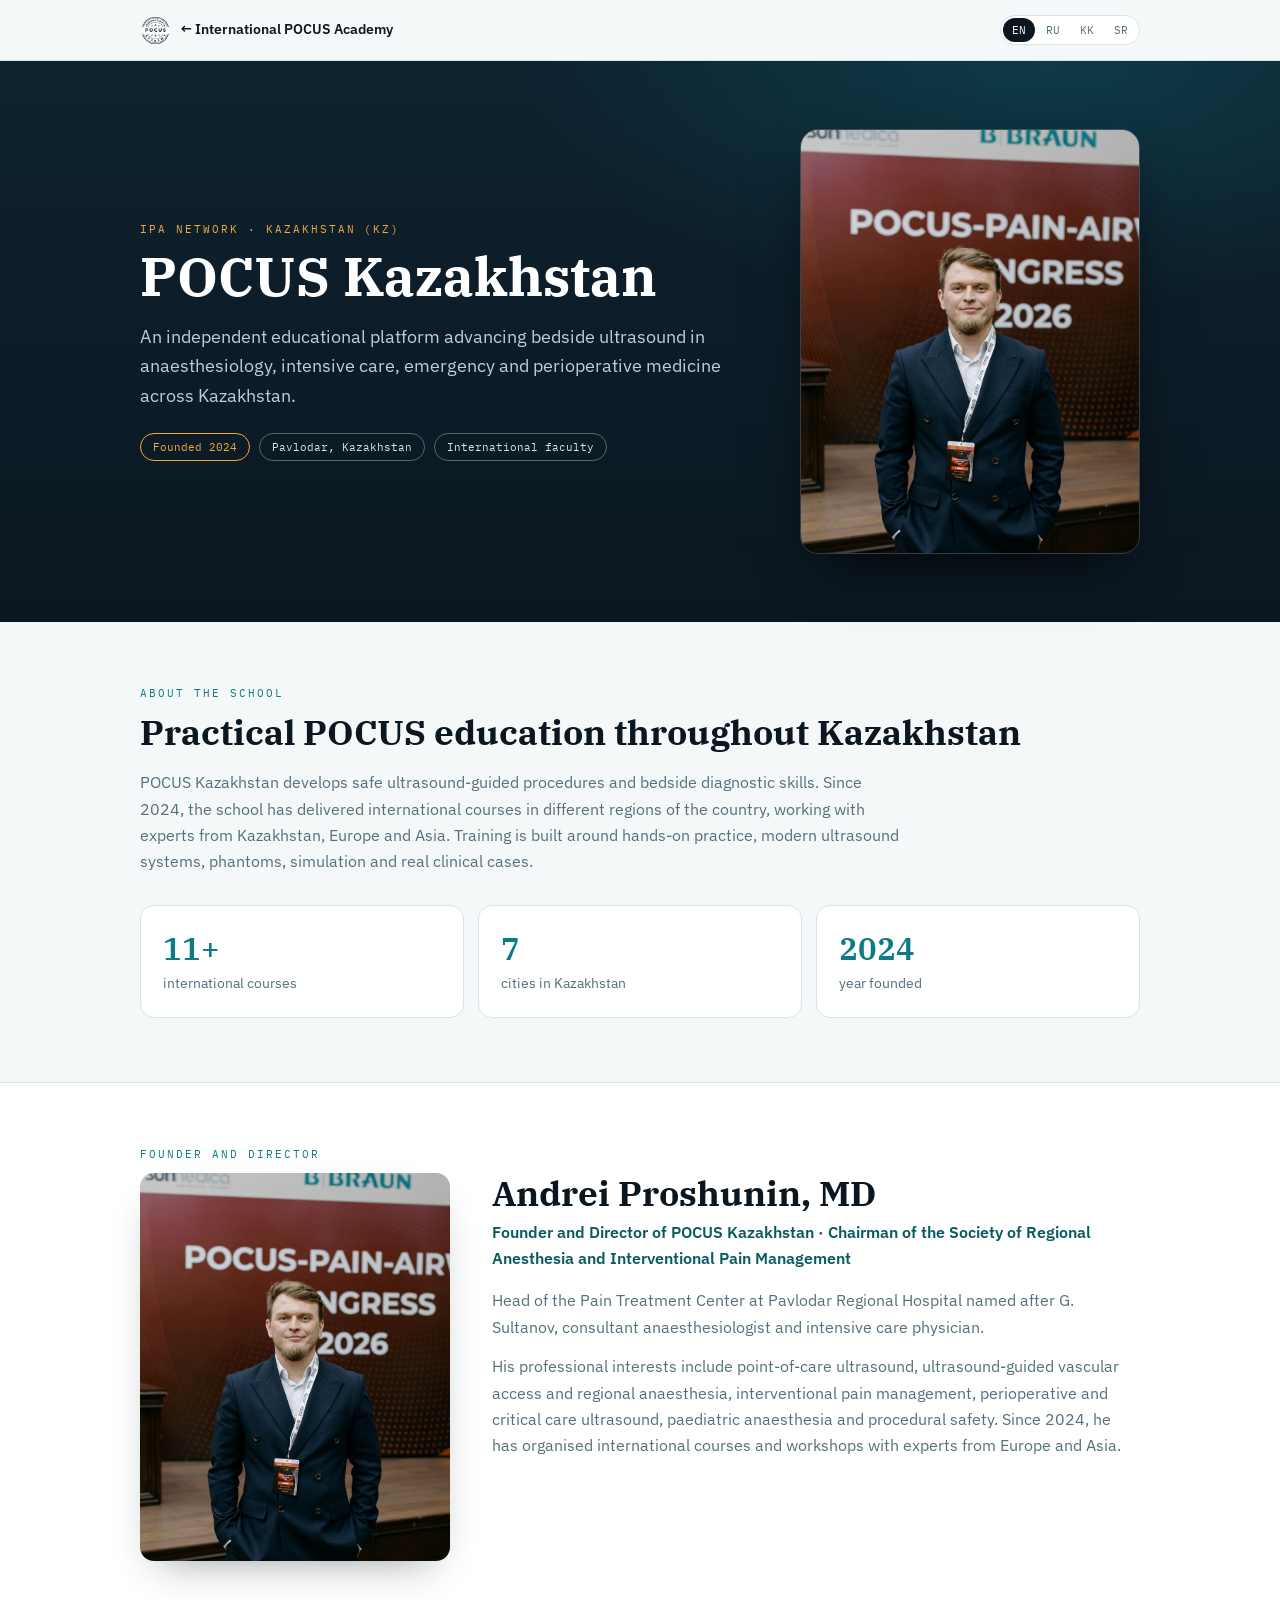
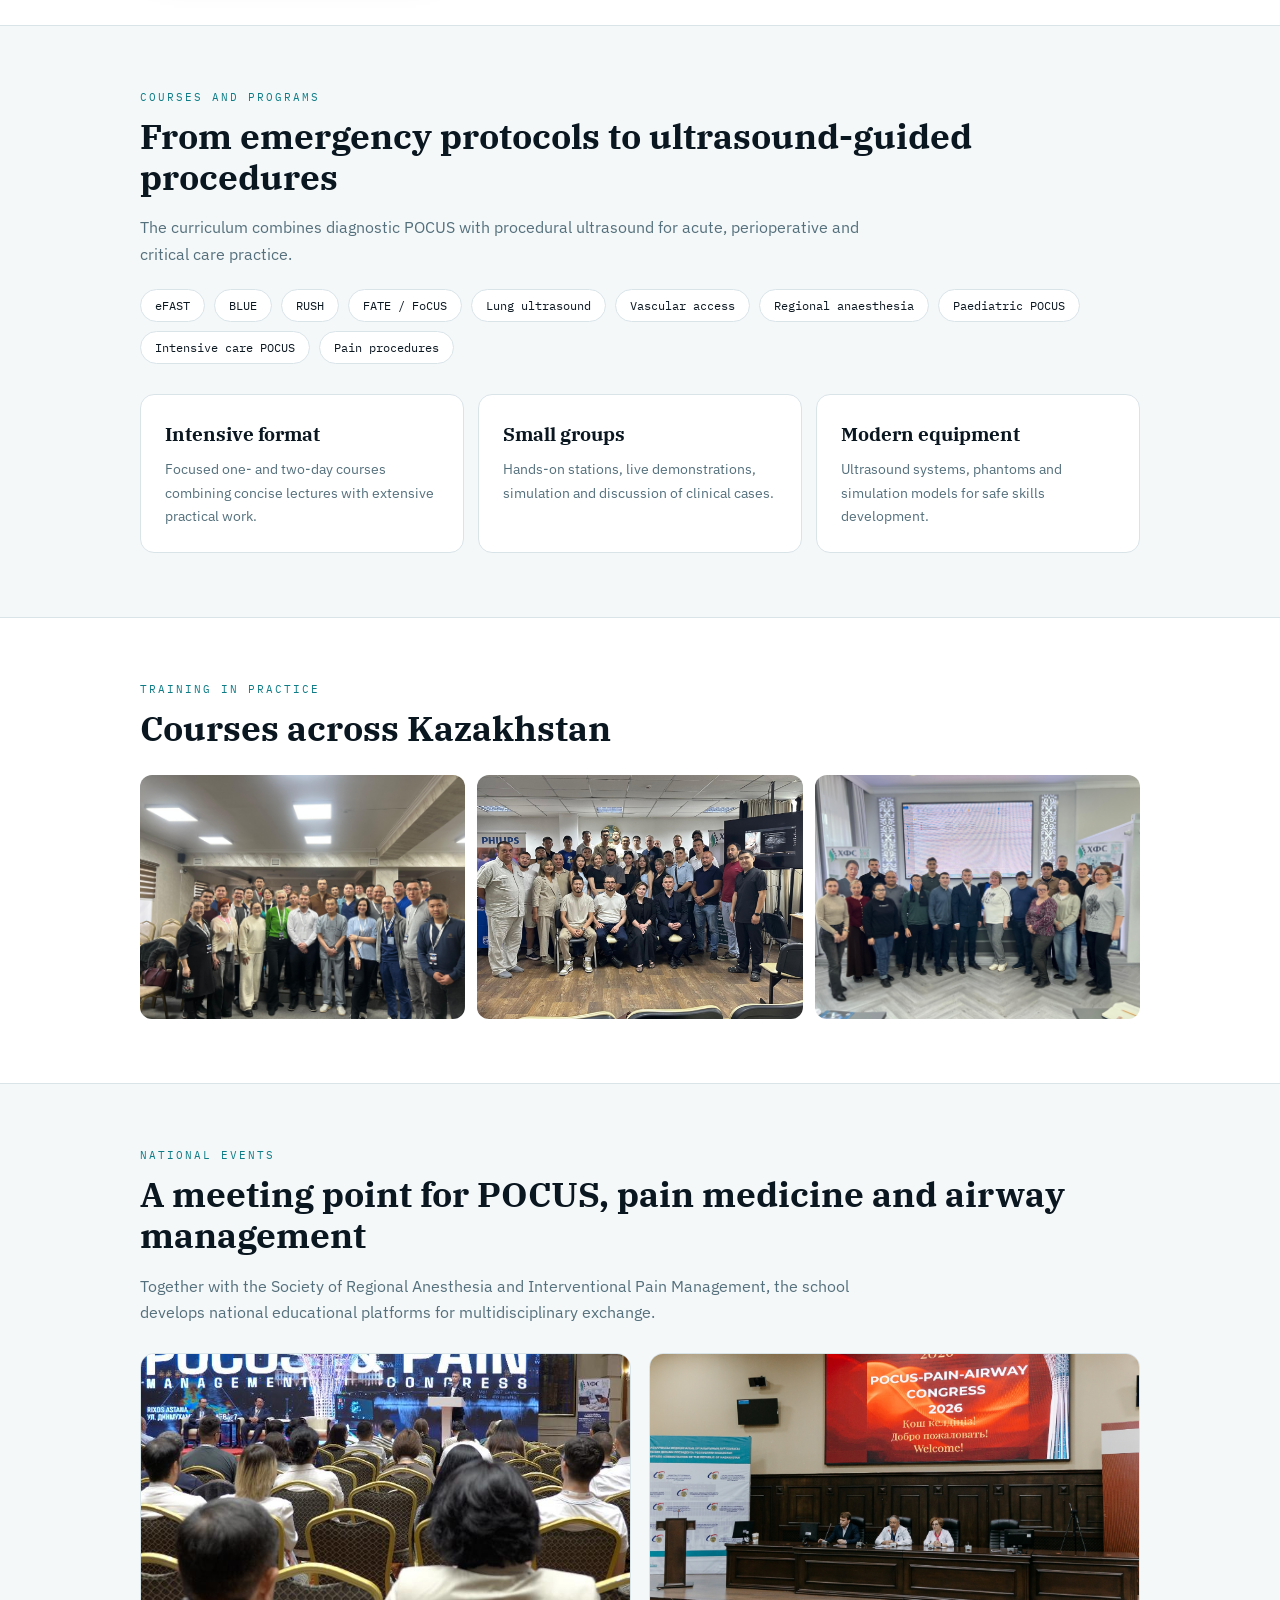
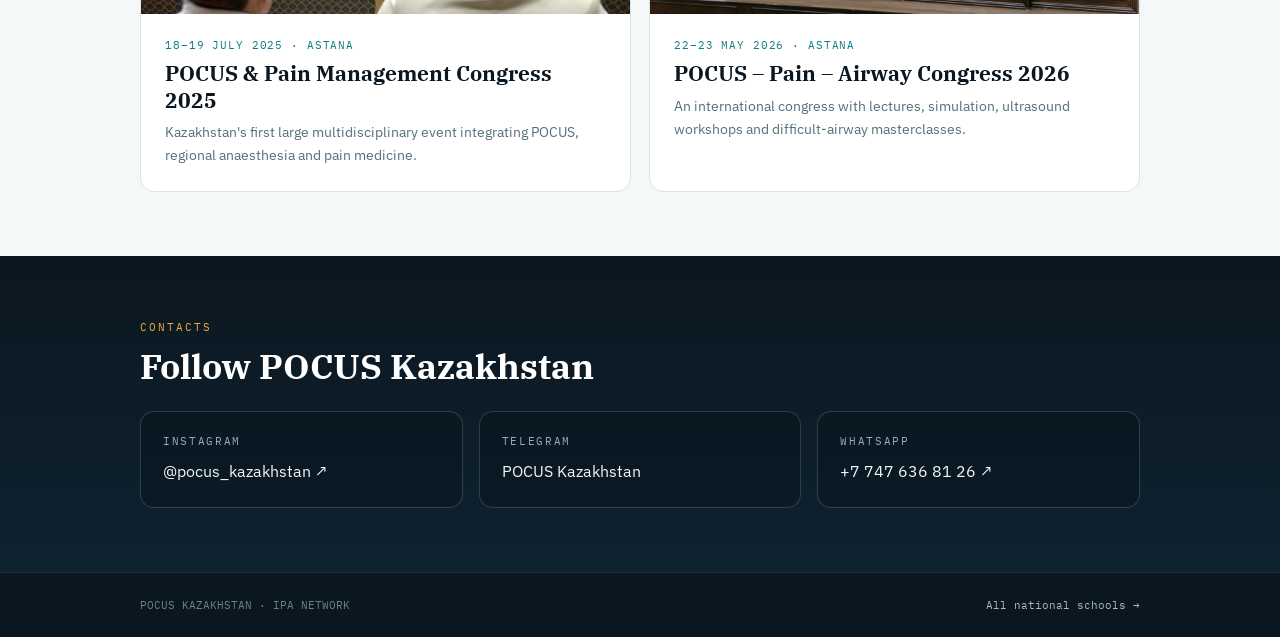
<file: kazakhstan.html>
<!DOCTYPE html>
<html lang="en">
<head>
<meta charset="UTF-8">
<meta name="viewport" content="width=device-width, initial-scale=1.0">
<title>POCUS Kazakhstan — International POCUS Academy</title>
<meta name="description" content="POCUS Kazakhstan: ultrasound education, practical courses and international congresses for physicians across Kazakhstan.">
<link rel="icon" href="images/ipa-logo.png">
<style>
@import url('https://fonts.googleapis.com/css2?family=IBM+Plex+Serif:wght@500;600;700&family=IBM+Plex+Sans:wght@400;500;600&family=IBM+Plex+Mono:wght@400;500&display=swap');
:root{--ink:#0b1720;--panel:#0e2230;--paper:#f5f8f9;--card:#fff;--line:#d9e4e9;--echo:#e9f1f4;--teal:#0e7c86;--deep:#0a5a62;--gold:#f2a93b;--text:#182e3a;--muted:#54707c;--radius:14px;--max:1040px}
*{box-sizing:border-box;margin:0;padding:0}html{scroll-behavior:smooth}body{font:16px/1.65 'IBM Plex Sans',system-ui,sans-serif;color:var(--text);background:var(--paper)}img{display:block;max-width:100%}a{color:var(--deep)}.wrap{max-width:var(--max);margin:auto;padding:0 20px}.mono{font-family:'IBM Plex Mono',monospace}:focus-visible{outline:3px solid var(--gold);outline-offset:3px}
.top{position:sticky;top:0;z-index:20;background:rgba(245,248,249,.94);backdrop-filter:blur(8px);border-bottom:1px solid var(--line)}.top-in{height:60px;display:flex;align-items:center;gap:14px}.back{display:flex;align-items:center;gap:9px;text-decoration:none;color:var(--ink);font-weight:600;font-size:14px}.back img{width:31px;height:31px;border-radius:50%}.lang{margin-left:auto;display:flex;gap:2px;padding:2px;border:1px solid var(--line);border-radius:99px;background:#fff}.lang button{border:0;background:transparent;padding:5px 9px;border-radius:99px;color:var(--muted);font:11px 'IBM Plex Mono',monospace;cursor:pointer}.lang button[aria-pressed=true]{background:var(--ink);color:#fff}
.hero{padding:68px 0;background:radial-gradient(850px 400px at 82% 0,rgba(14,124,134,.28),transparent 62%),linear-gradient(180deg,var(--panel),var(--ink));color:#eaf2f5}.hero-grid{display:grid;grid-template-columns:1fr 340px;gap:48px;align-items:center}.crumbs,.kicker{font:11px 'IBM Plex Mono',monospace;text-transform:uppercase;letter-spacing:.18em;color:var(--gold);margin-bottom:12px}h1,h2,h3{font-family:'IBM Plex Serif',serif}h1{font-size:clamp(34px,5vw,54px);line-height:1.06;color:#fff;margin-bottom:16px}.lead{color:#bdd0d8;max-width:62ch;font-size:18px}.tags,.chips{display:flex;gap:9px;flex-wrap:wrap;margin-top:22px}.tag{font:11px 'IBM Plex Mono',monospace;padding:6px 12px;border:1px solid rgba(233,241,244,.35);border-radius:99px;color:#d7e6ec}.tag.gold{border-color:var(--gold);color:var(--gold)}.hero-photo{border-radius:18px;overflow:hidden;border:1px solid rgba(255,255,255,.16);box-shadow:0 24px 60px -25px #000;aspect-ratio:4/5}.hero-photo img{width:100%;height:100%;object-fit:cover;object-position:center top}
section{padding:64px 0}.kicker{color:var(--teal)}h2{font-size:clamp(25px,3.3vw,35px);line-height:1.18;color:var(--ink);margin-bottom:16px}.copy{color:var(--muted);max-width:76ch}.facts{display:grid;grid-template-columns:repeat(3,1fr);gap:14px;margin-top:30px}.fact{background:#fff;border:1px solid var(--line);border-radius:var(--radius);padding:22px}.fact b{display:block;color:var(--teal);font:600 31px 'IBM Plex Serif',serif}.fact span{color:var(--muted);font-size:14px}
.director{background:#fff;border-block:1px solid var(--line)}.dir-grid{display:grid;grid-template-columns:310px 1fr;gap:42px;align-items:start}.dir-photo{border-radius:var(--radius);overflow:hidden;box-shadow:0 18px 40px -20px rgba(11,23,32,.45)}.dir-photo img{width:100%;aspect-ratio:4/5;object-fit:cover;object-position:center top}.dir-grid h2{margin-bottom:4px}.role{font-weight:600;color:var(--deep);margin-bottom:16px}.copy+.copy{margin-top:13px}
.chip{font:12px 'IBM Plex Mono',monospace;color:var(--ink);background:#fff;border:1px solid var(--line);border-radius:99px;padding:8px 14px}.format{display:grid;grid-template-columns:repeat(3,1fr);gap:14px;margin-top:30px}.format article{background:#fff;border:1px solid var(--line);border-radius:var(--radius);padding:24px}.format h3{font-size:19px;color:var(--ink);margin-bottom:8px}.format p{color:var(--muted);font-size:14px}
.gallery{background:#fff;border-block:1px solid var(--line)}.gal{display:grid;grid-template-columns:repeat(3,1fr);gap:12px;margin-top:26px}.gal figure{border-radius:12px;overflow:hidden;background:var(--echo);aspect-ratio:4/3}.gal img{width:100%;height:100%;object-fit:cover}
.events{display:grid;grid-template-columns:1fr 1fr;gap:18px;margin-top:28px}.event{background:#fff;border:1px solid var(--line);border-radius:var(--radius);overflow:hidden}.event img{width:100%;height:260px;object-fit:cover}.event-body{padding:24px}.date{font:11px 'IBM Plex Mono',monospace;color:var(--teal);letter-spacing:.08em;text-transform:uppercase}.event h3{font-size:21px;line-height:1.25;margin:8px 0;color:var(--ink)}.event p{color:var(--muted);font-size:14px}
.contacts{background:linear-gradient(180deg,var(--ink),var(--panel));color:#e5eff3}.contacts .kicker{color:var(--gold)}.contacts h2{color:#fff}.con-grid{display:grid;grid-template-columns:repeat(3,1fr);gap:16px;margin-top:24px}.con{padding:22px;border:1px solid rgba(143,176,188,.26);border-radius:var(--radius);background:rgba(5,15,22,.3)}.con h3{font:11px 'IBM Plex Mono',monospace;text-transform:uppercase;letter-spacing:.15em;color:#8fb0bc;margin-bottom:10px}.con a,.con p{color:#eef6f8;text-decoration:none}.con a:hover{color:var(--gold)}
footer{padding:25px 0;background:var(--ink);border-top:1px solid rgba(143,176,188,.16);color:#66828d;font:11px 'IBM Plex Mono',monospace}.foot{display:flex;justify-content:space-between;gap:12px;flex-wrap:wrap}footer a{color:#a5bbc4;text-decoration:none}
@media(max-width:800px){.hero-grid{grid-template-columns:1fr}.hero-photo{max-width:340px}.facts,.format,.con-grid{grid-template-columns:1fr}.dir-grid{grid-template-columns:1fr}.dir-photo{max-width:310px}.events{grid-template-columns:1fr}.gal{grid-template-columns:1fr}section{padding:48px 0}.hero{padding:52px 0}}
</style>
</head>
<body>
<header class="top"><div class="wrap top-in"><a class="back" href="index.html#network"><img src="images/ipa-logo.png" alt="IPA"><span data-i="back">← International POCUS Academy</span></a><div class="lang" role="group" aria-label="Language"><button data-lang="en" aria-pressed="true">EN</button><button data-lang="ru" aria-pressed="false">RU</button><button data-lang="kk" aria-pressed="false">KK</button><button data-lang="sr" aria-pressed="false">SR</button></div></div></header>

<main>
<section class="hero"><div class="wrap hero-grid"><div><div class="crumbs" data-i="crumbs">IPA Network · Kazakhstan (KZ)</div><h1>POCUS Kazakhstan</h1><p class="lead" data-i="hero">An independent educational platform advancing bedside ultrasound in anaesthesiology, intensive care, emergency and perioperative medicine across Kazakhstan.</p><div class="tags"><span class="tag gold" data-i="tag1">Founded 2024</span><span class="tag" data-i="tag2">Pavlodar, Kazakhstan</span><span class="tag" data-i="tag3">International faculty</span></div></div><figure class="hero-photo"><img src="images/kazakhstan-director.jpg" alt="Andrei Proshunin, MD"></figure></div></section>

<section><div class="wrap"><div class="kicker" data-i="about_k">About the school</div><h2 data-i="about_h">Practical POCUS education throughout Kazakhstan</h2><p class="copy" data-i="about_p">POCUS Kazakhstan develops safe ultrasound-guided procedures and bedside diagnostic skills. Since 2024, the school has delivered international courses in different regions of the country, working with experts from Kazakhstan, Europe and Asia. Training is built around hands-on practice, modern ultrasound systems, phantoms, simulation and real clinical cases.</p><div class="facts"><div class="fact"><b>11+</b><span data-i="fact1">international courses</span></div><div class="fact"><b>7</b><span data-i="fact2">cities in Kazakhstan</span></div><div class="fact"><b>2024</b><span data-i="fact3">year founded</span></div></div></div></section>

<section class="director"><div class="wrap"><div class="kicker" data-i="director_k">Founder and director</div><div class="dir-grid"><figure class="dir-photo"><img src="images/kazakhstan-director.jpg" alt="Andrei Proshunin, MD"></figure><div><h2>Andrei Proshunin, MD</h2><p class="role" data-i="role">Founder and Director of POCUS Kazakhstan · Chairman of the Society of Regional Anesthesia and Interventional Pain Management</p><p class="copy" data-i="bio1">Head of the Pain Treatment Center at Pavlodar Regional Hospital named after G. Sultanov, consultant anaesthesiologist and intensive care physician.</p><p class="copy" data-i="bio2">His professional interests include point-of-care ultrasound, ultrasound-guided vascular access and regional anaesthesia, interventional pain management, perioperative and critical care ultrasound, paediatric anaesthesia and procedural safety. Since 2024, he has organised international courses and workshops with experts from Europe and Asia.</p></div></div></div></section>

<section><div class="wrap"><div class="kicker" data-i="program_k">Courses and programs</div><h2 data-i="program_h">From emergency protocols to ultrasound-guided procedures</h2><p class="copy" data-i="program_p">The curriculum combines diagnostic POCUS with procedural ultrasound for acute, perioperative and critical care practice.</p><div class="chips"><span class="chip">eFAST</span><span class="chip">BLUE</span><span class="chip">RUSH</span><span class="chip">FATE / FoCUS</span><span class="chip" data-i="lung">Lung ultrasound</span><span class="chip" data-i="vascular">Vascular access</span><span class="chip" data-i="regional">Regional anaesthesia</span><span class="chip" data-i="paed">Paediatric POCUS</span><span class="chip" data-i="icu">Intensive care POCUS</span><span class="chip" data-i="pain">Pain procedures</span></div><div class="format"><article><h3 data-i="format1_h">Intensive format</h3><p data-i="format1_p">Focused one- and two-day courses combining concise lectures with extensive practical work.</p></article><article><h3 data-i="format2_h">Small groups</h3><p data-i="format2_p">Hands-on stations, live demonstrations, simulation and discussion of clinical cases.</p></article><article><h3 data-i="format3_h">Modern equipment</h3><p data-i="format3_p">Ultrasound systems, phantoms and simulation models for safe skills development.</p></article></div></div></section>

<section class="gallery"><div class="wrap"><div class="kicker" data-i="gallery_k">Training in practice</div><h2 data-i="gallery_h">Courses across Kazakhstan</h2><div class="gal"><figure><img src="images/kazakhstan-course-1.jpg" alt="POCUS Kazakhstan practical course" loading="lazy"></figure><figure><img src="images/kazakhstan-course-2.jpg" alt="POCUS Kazakhstan course participants" loading="lazy"></figure><figure><img src="images/kazakhstan-course-3.jpg" alt="POCUS Kazakhstan faculty and participants" loading="lazy"></figure></div></div></section>

<section><div class="wrap"><div class="kicker" data-i="events_k">National events</div><h2 data-i="events_h">A meeting point for POCUS, pain medicine and airway management</h2><p class="copy" data-i="events_p">Together with the Society of Regional Anesthesia and Interventional Pain Management, the school develops national educational platforms for multidisciplinary exchange.</p><div class="events"><article class="event"><img src="images/kazakhstan-congress-2025.jpg" alt="POCUS and Pain Management Congress 2025" loading="lazy"><div class="event-body"><div class="date" data-i="date1">18–19 July 2025 · Astana</div><h3>POCUS &amp; Pain Management Congress 2025</h3><p data-i="event1">Kazakhstan's first large multidisciplinary event integrating POCUS, regional anaesthesia and pain medicine.</p></div></article><article class="event"><img src="images/kazakhstan-congress-2026.jpg" alt="POCUS Pain Airway Congress 2026" loading="lazy"><div class="event-body"><div class="date" data-i="date2">22–23 May 2026 · Astana</div><h3>POCUS – Pain – Airway Congress 2026</h3><p data-i="event2">An international congress with lectures, simulation, ultrasound workshops and difficult-airway masterclasses.</p></div></article></div></div></section>

<section class="contacts"><div class="wrap"><div class="kicker" data-i="contact_k">Contacts</div><h2 data-i="contact_h">Follow POCUS Kazakhstan</h2><div class="con-grid"><div class="con"><h3>Instagram</h3><a href="https://www.instagram.com/pocus_kazakhstan/" target="_blank" rel="noopener">@pocus_kazakhstan ↗</a></div><div class="con"><h3>Telegram</h3><p>POCUS Kazakhstan</p></div><div class="con"><h3>WhatsApp</h3><a href="https://wa.me/77476368126" target="_blank" rel="noopener">+7 747 636 81 26 ↗</a></div></div></div></section>
</main>
<footer><div class="wrap foot"><span>POCUS KAZAKHSTAN · IPA NETWORK</span><a href="index.html#network" data-i="footer">All national schools →</a></div></footer>

<script>
const I18N={
en:{back:'← International POCUS Academy',crumbs:'IPA Network · Kazakhstan (KZ)',hero:'An independent educational platform advancing bedside ultrasound in anaesthesiology, intensive care, emergency and perioperative medicine across Kazakhstan.',tag1:'Founded 2024',tag2:'Pavlodar, Kazakhstan',tag3:'International faculty',about_k:'About the school',about_h:'Practical POCUS education throughout Kazakhstan',about_p:'POCUS Kazakhstan develops safe ultrasound-guided procedures and bedside diagnostic skills. Since 2024, the school has delivered international courses in different regions of the country, working with experts from Kazakhstan, Europe and Asia. Training is built around hands-on practice, modern ultrasound systems, phantoms, simulation and real clinical cases.',fact1:'international courses',fact2:'cities in Kazakhstan',fact3:'year founded',director_k:'Founder and director',role:'Founder and Director of POCUS Kazakhstan · Chairman of the Society of Regional Anesthesia and Interventional Pain Management',bio1:'Head of the Pain Treatment Center at Pavlodar Regional Hospital named after G. Sultanov, consultant anaesthesiologist and intensive care physician.',bio2:'His professional interests include point-of-care ultrasound, ultrasound-guided vascular access and regional anaesthesia, interventional pain management, perioperative and critical care ultrasound, paediatric anaesthesia and procedural safety. Since 2024, he has organised international courses and workshops with experts from Europe and Asia.',program_k:'Courses and programs',program_h:'From emergency protocols to ultrasound-guided procedures',program_p:'The curriculum combines diagnostic POCUS with procedural ultrasound for acute, perioperative and critical care practice.',lung:'Lung ultrasound',vascular:'Vascular access',regional:'Regional anaesthesia',paed:'Paediatric POCUS',icu:'Intensive care POCUS',pain:'Pain procedures',format1_h:'Intensive format',format1_p:'Focused one- and two-day courses combining concise lectures with extensive practical work.',format2_h:'Small groups',format2_p:'Hands-on stations, live demonstrations, simulation and discussion of clinical cases.',format3_h:'Modern equipment',format3_p:'Ultrasound systems, phantoms and simulation models for safe skills development.',gallery_k:'Training in practice',gallery_h:'Courses across Kazakhstan',events_k:'National events',events_h:'A meeting point for POCUS, pain medicine and airway management',events_p:'Together with the Society of Regional Anesthesia and Interventional Pain Management, the school develops national educational platforms for multidisciplinary exchange.',date1:'18–19 July 2025 · Astana',event1:"Kazakhstan's first large multidisciplinary event integrating POCUS, regional anaesthesia and pain medicine.",date2:'22–23 May 2026 · Astana',event2:'An international congress with lectures, simulation, ultrasound workshops and difficult-airway masterclasses.',contact_k:'Contacts',contact_h:'Follow POCUS Kazakhstan',footer:'All national schools →'},
ru:{back:'← International POCUS Academy',crumbs:'Сеть IPA · Казахстан (KZ)',hero:'Независимая образовательная платформа, развивающая ультразвук у постели пациента в анестезиологии, интенсивной терапии, неотложной и периоперационной медицине по всему Казахстану.',tag1:'Основана в 2024 году',tag2:'Павлодар, Казахстан',tag3:'Международные преподаватели',about_k:'О школе',about_h:'Практическое обучение POCUS по всему Казахстану',about_p:'POCUS Kazakhstan развивает навыки безопасных процедур под ультразвуковой навигацией и диагностики у постели пациента. С 2024 года школа проводит международные курсы в разных регионах страны вместе с экспертами из Казахстана, Европы и Азии. Обучение строится вокруг практики, современных УЗ-аппаратов, фантомов, симуляции и реальных клинических случаев.',fact1:'международных курсов',fact2:'городов Казахстана',fact3:'год основания',director_k:'Основатель и руководитель',role:'Основатель и руководитель POCUS Kazakhstan · Председатель Общества регионарной анестезии и интервенционного лечения боли',bio1:'Руководитель Центра лечения боли Павлодарской областной больницы имени Г. Султанова, консультант-анестезиолог и врач интенсивной терапии.',bio2:'Профессиональные интересы: POCUS, сосудистый доступ и регионарная анестезия под контролем УЗИ, интервенционное лечение боли, периоперационный ультразвук, УЗИ в интенсивной терапии, детская анестезиология и безопасность процедур. С 2024 года организует международные курсы и мастер-классы с экспертами Европы и Азии.',program_k:'Курсы и программы',program_h:'От экстренных протоколов до процедур под контролем УЗИ',program_p:'Программа объединяет диагностический POCUS и процедурный ультразвук для неотложной, периоперационной практики и интенсивной терапии.',lung:'УЗИ лёгких',vascular:'Сосудистый доступ',regional:'Регионарная анестезия',paed:'Детский POCUS',icu:'POCUS в интенсивной терапии',pain:'Лечение боли',format1_h:'Интенсивный формат',format1_p:'Однодневные и двухдневные курсы, где краткие лекции сочетаются с большой практической частью.',format2_h:'Малые группы',format2_p:'Практические станции, живые демонстрации, симуляция и обсуждение клинических случаев.',format3_h:'Современное оснащение',format3_p:'УЗ-аппараты, фантомы и симуляционные модели для безопасного освоения навыков.',gallery_k:'Обучение на практике',gallery_h:'Курсы по всему Казахстану',events_k:'Национальные мероприятия',events_h:'Место встречи POCUS, медицины боли и управления дыхательными путями',events_p:'Вместе с Обществом регионарной анестезии и интервенционного лечения боли школа развивает национальные образовательные площадки для междисциплинарного обмена.',date1:'18–19 июля 2025 · Астана',event1:'Первое в Казахстане крупное междисциплинарное мероприятие, объединившее POCUS, регионарную анестезию и медицину боли.',date2:'22–23 мая 2026 · Астана',event2:'Международный конгресс с лекциями, симуляцией, ультразвуковыми мастер-классами и обучением работе с трудными дыхательными путями.',contact_k:'Контакты',contact_h:'POCUS Kazakhstan в социальных сетях',footer:'Все национальные школы →'},
kk:{back:'← International POCUS Academy',crumbs:'IPA желісі · Қазақстан (KZ)',hero:'Қазақстан бойынша анестезиология, қарқынды терапия, шұғыл және периоперациялық медицинада науқас жанындағы ультрадыбысты дамытатын тәуелсіз білім беру платформасы.',tag1:'2024 жылы құрылған',tag2:'Павлодар, Қазақстан',tag3:'Халықаралық оқытушылар',about_k:'Мектеп туралы',about_h:'Қазақстан бойынша практикалық POCUS оқыту',about_p:'POCUS Kazakhstan ультрадыбыстық навигациямен қауіпсіз процедуралар жасау және науқас жанында диагностика жүргізу дағдыларын дамытады. 2024 жылдан бері мектеп еліміздің әр өңірінде Қазақстан, Еуропа және Азия сарапшыларымен бірге халықаралық курстар өткізіп келеді. Оқыту практикалық жұмысқа, заманауи ультрадыбыстық аппараттарға, фантомдарға, симуляцияға және нақты клиникалық жағдайларға негізделген.',fact1:'халықаралық курс',fact2:'Қазақстан қаласы',fact3:'құрылған жылы',director_k:'Құрылтайшысы және жетекшісі',role:'POCUS Kazakhstan құрылтайшысы және жетекшісі · Аймақтық анестезия және интервенциялық ауырсынуды емдеу қоғамының төрағасы',bio1:'Г. Сұлтанов атындағы Павлодар облыстық ауруханасының Ауырсынуды емдеу орталығының жетекшісі, анестезиолог-консультант және қарқынды терапия дәрігері.',bio2:'Кәсіби қызығушылықтары: POCUS, ультрадыбыстық бақылаумен қантамырлық қолжетімділік және аймақтық анестезия, интервенциялық ауырсынуды емдеу, периоперациялық ультрадыбыс, қарқынды терапиядағы ультрадыбыс, балалар анестезиологиясы және процедуралар қауіпсіздігі. 2024 жылдан бері Еуропа мен Азия сарапшыларымен халықаралық курстар мен шеберлік сабақтарын ұйымдастырып келеді.',program_k:'Курстар мен бағдарламалар',program_h:'Шұғыл хаттамалардан ультрадыбыстық бақылаудағы процедураларға дейін',program_p:'Бағдарлама шұғыл, периоперациялық және қарқынды терапия практикасына арналған диагностикалық POCUS пен процедуралық ультрадыбысты біріктіреді.',lung:'Өкпе ультрадыбысы',vascular:'Қантамырлық қолжетімділік',regional:'Аймақтық анестезия',paed:'Балалар POCUS-ы',icu:'Қарқынды терапиядағы POCUS',pain:'Ауырсынуды емдеу процедуралары',format1_h:'Қарқынды формат',format1_p:'Қысқаша дәрістер ауқымды практикалық жұмыспен ұштасатын бір және екі күндік курстар.',format2_h:'Шағын топтар',format2_p:'Практикалық станциялар, тікелей көрсетілімдер, симуляция және клиникалық жағдайларды талқылау.',format3_h:'Заманауи жабдық',format3_p:'Дағдыларды қауіпсіз меңгеруге арналған ультрадыбыстық аппараттар, фантомдар және симуляциялық модельдер.',gallery_k:'Практикалық оқыту',gallery_h:'Қазақстан бойынша курстар',events_k:'Ұлттық іс-шаралар',events_h:'POCUS, ауырсыну медицинасы және тыныс жолдарын басқару тоғысқан алаң',events_p:'Аймақтық анестезия және интервенциялық ауырсынуды емдеу қоғамымен бірге мектеп пәнаралық тәжірибе алмасуға арналған ұлттық білім беру алаңдарын дамытады.',date1:'2025 жылғы 18–19 шілде · Астана',event1:'Қазақстандағы POCUS, аймақтық анестезия және ауырсыну медицинасын біріктірген алғашқы ірі пәнаралық іс-шара.',date2:'2026 жылғы 22–23 мамыр · Астана',event2:'Дәрістер, симуляция, ультрадыбыстық шеберлік сабақтары және күрделі тыныс жолдарымен жұмыс істеу бойынша оқыту қамтылған халықаралық конгресс.',contact_k:'Байланыс',contact_h:'POCUS Kazakhstan әлеуметтік желілерде',footer:'Барлық ұлттық мектептер →'},
sr:{back:'← International POCUS Academy',crumbs:'IPA mreža · Kazahstan (KZ)',hero:'Nezavisna obrazovna platforma koja unapređuje ultrazvuk na mestu zbrinjavanja u anesteziologiji, intenzivnoj, urgentnoj i perioperativnoj medicini širom Kazahstana.',tag1:'Osnovana 2024.',tag2:'Pavlodar, Kazahstan',tag3:'Međunarodni predavači',about_k:'O školi',about_h:'Praktična POCUS edukacija širom Kazahstana',about_p:'POCUS Kazakhstan razvija bezbedne ultrazvučno vođene procedure i dijagnostičke veštine uz bolesnika. Od 2024. škola organizuje međunarodne kurseve u različitim regionima zemlje, uz stručnjake iz Kazahstana, Evrope i Azije. Edukacija se zasniva na praktičnom radu, savremenim ultrazvučnim aparatima, fantomima, simulaciji i kliničkim slučajevima.',fact1:'međunarodnih kurseva',fact2:'gradova u Kazahstanu',fact3:'godina osnivanja',director_k:'Osnivač i direktor',role:'Osnivač i direktor POCUS Kazakhstan · Predsednik Društva za regionalnu anesteziju i interventno lečenje bola',bio1:'Rukovodilac Centra za lečenje bola Regionalne bolnice G. Sultanov u Pavlodaru, konsultant anesteziolog i lekar intenzivne medicine.',bio2:'Njegova stručna interesovanja obuhvataju POCUS, ultrazvučno vođen vaskularni pristup i regionalnu anesteziju, interventno lečenje bola, perioperativni i ultrazvuk u intenzivnoj nezi, pedijatrijsku anesteziju i bezbednost procedura. Od 2024. organizuje međunarodne kurseve sa stručnjacima iz Evrope i Azije.',program_k:'Kursevi i programi',program_h:'Od urgentnih protokola do ultrazvučno vođenih procedura',program_p:'Program spaja dijagnostički POCUS i proceduralni ultrazvuk za urgentnu, perioperativnu i intenzivnu medicinu.',lung:'Ultrazvuk pluća',vascular:'Vaskularni pristup',regional:'Regionalna anestezija',paed:'Pedijatrijski POCUS',icu:'POCUS u intenzivnoj nezi',pain:'Procedure za lečenje bola',format1_h:'Intenzivni format',format1_p:'Jednodnevni i dvodnevni kursevi koji spajaju sažeta predavanja sa opsežnim praktičnim radom.',format2_h:'Male grupe',format2_p:'Praktične stanice, demonstracije uživo, simulacija i diskusija kliničkih slučajeva.',format3_h:'Savremena oprema',format3_p:'Ultrazvučni sistemi, fantomi i simulacioni modeli za bezbedno usvajanje veština.',gallery_k:'Edukacija u praksi',gallery_h:'Kursevi širom Kazahstana',events_k:'Nacionalni događaji',events_h:'Mesto susreta POCUS-a, medicine bola i upravljanja disajnim putem',events_p:'Zajedno sa Društvom za regionalnu anesteziju i interventno lečenje bola, škola razvija nacionalne obrazovne platforme za multidisciplinarnu razmenu.',date1:'18–19. jul 2025. · Astana',event1:'Prvi veliki multidisciplinarni događaj u Kazahstanu koji je povezao POCUS, regionalnu anesteziju i medicinu bola.',date2:'22–23. maj 2026. · Astana',event2:'Međunarodni kongres sa predavanjima, simulacijom, ultrazvučnim radionicama i obukom za otežani disajni put.',contact_k:'Kontakti',contact_h:'Pratite POCUS Kazakhstan',footer:'Sve nacionalne škole →'}
};
function setLang(lang){if(!I18N[lang])lang='en';document.documentElement.lang=lang;document.querySelectorAll('[data-i]').forEach(el=>{const v=I18N[lang][el.dataset.i];if(v)el.textContent=v});document.querySelectorAll('[data-lang]').forEach(b=>b.setAttribute('aria-pressed',String(b.dataset.lang===lang)));localStorage.setItem('ipa-lang',lang)}
document.querySelectorAll('[data-lang]').forEach(b=>b.addEventListener('click',()=>setLang(b.dataset.lang)));setLang(localStorage.getItem('ipa-lang')||'en');
</script>
</body>
</html>
</file>
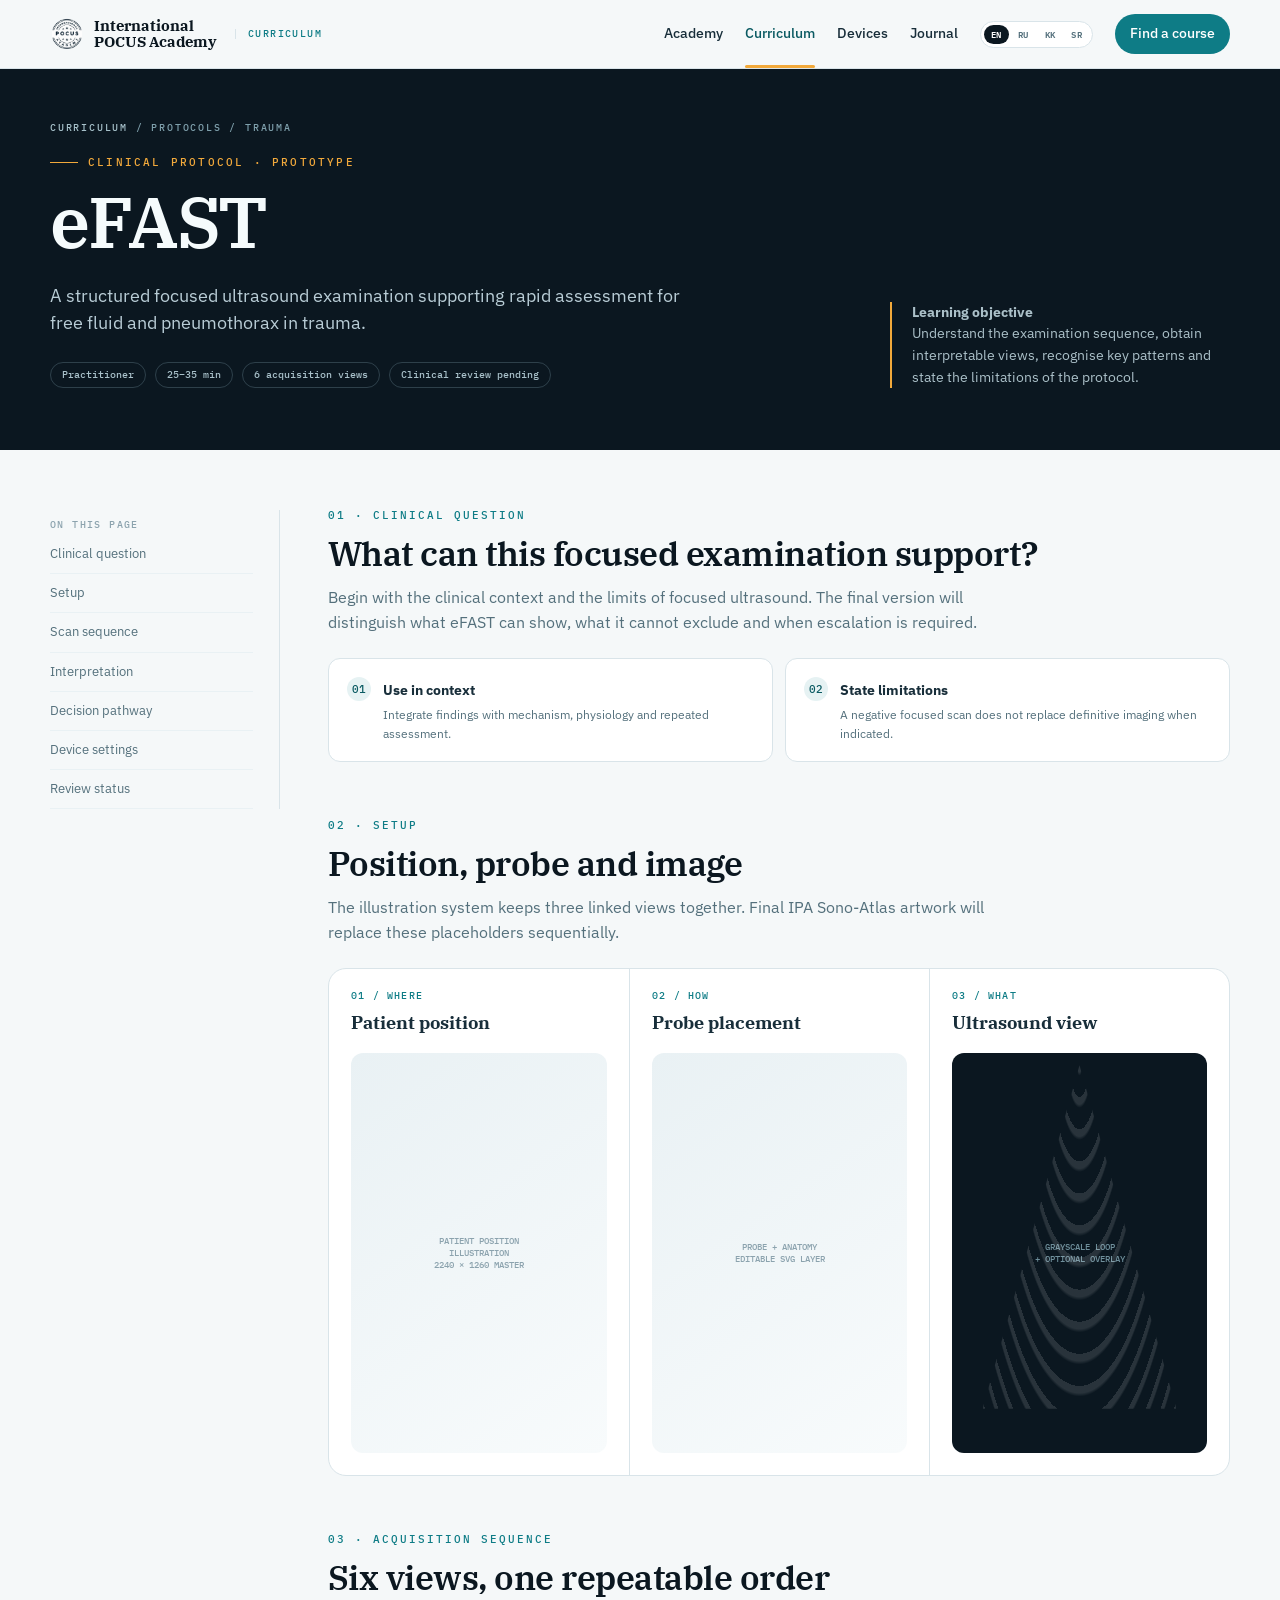
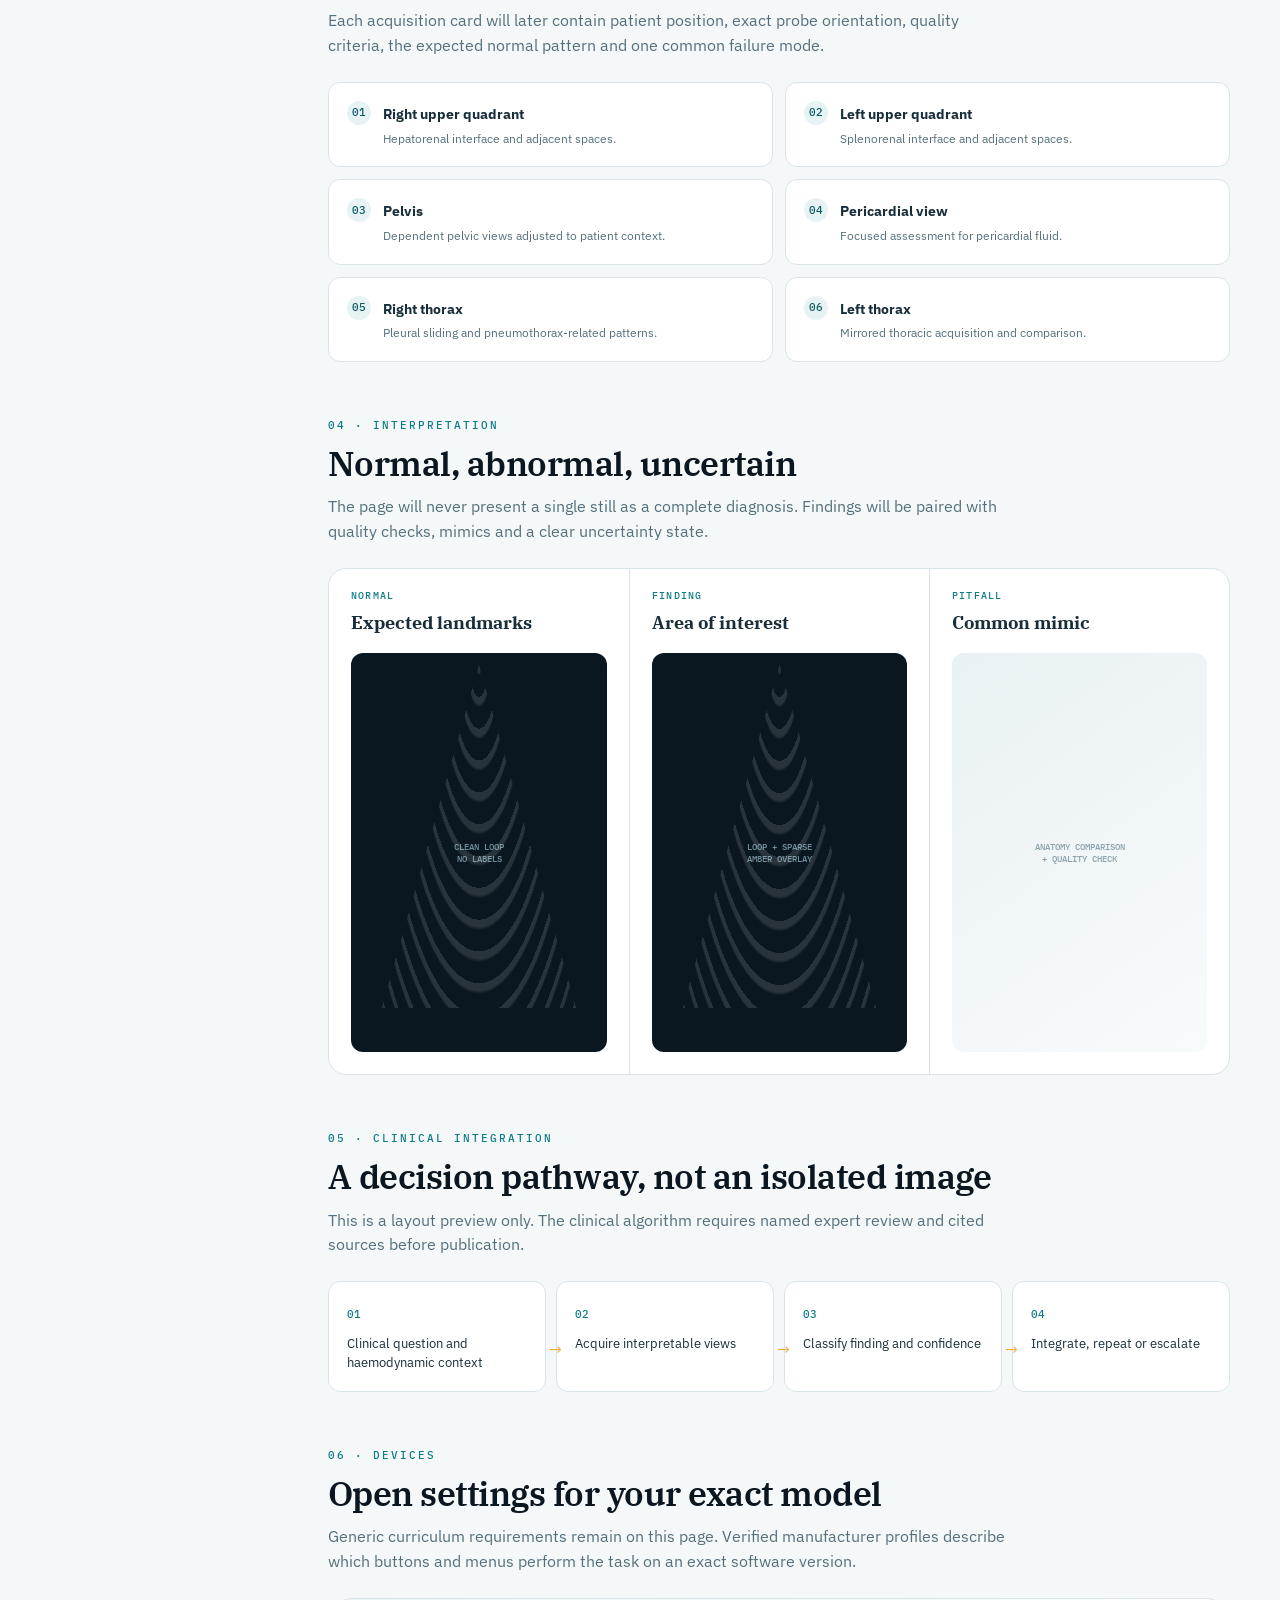
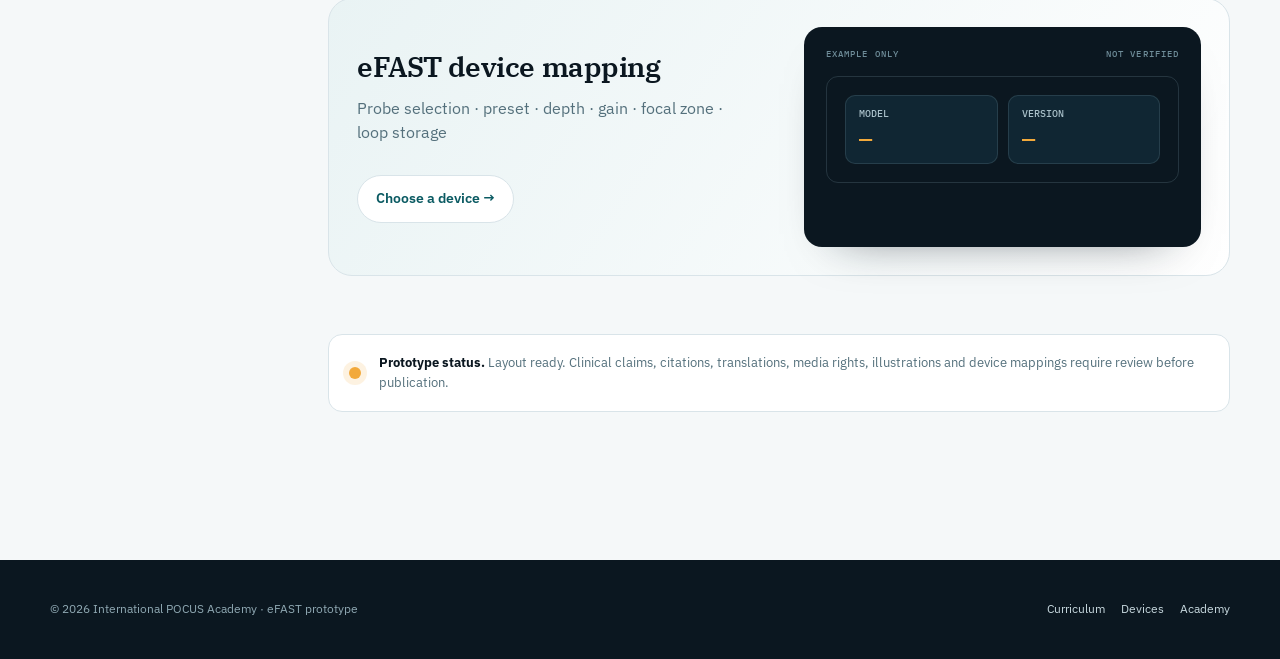
<file: protocol-efast.html>
<!DOCTYPE html>
<html lang="en">
<head>
  <meta charset="UTF-8"><meta name="viewport" content="width=device-width,initial-scale=1">
  <title>eFAST protocol — IPA Curriculum</title>
  <meta name="description" content="Prototype curriculum page for the eFAST protocol.">
  <link rel="icon" href="images/ipa-logo.png" type="image/png"><link rel="stylesheet" href="curriculum.css">
</head>
<body>
  <header class="top"><div class="wrap top-in"><a class="brand" href="index.html"><img src="images/ipa-logo.png" alt=""><strong>International<br>POCUS Academy</strong></a><span class="product-name">Curriculum</span><button class="menu-btn" aria-label="Menu" aria-expanded="false" onclick="toggleCurriculumNav(this)">Menu</button><nav class="main-nav" id="curriculumNav"><a href="index.html">Academy</a><a href="curriculum.html" aria-current="page">Curriculum</a><a href="devices.html">Devices</a><a href="journal.html">Journal</a><a class="header-cta" href="index.html#education">Find a course</a></nav></div></header>
  <main>
    <section class="detail-hero"><div class="wrap detail-grid"><div><div class="crumbs"><a href="curriculum.html">Curriculum</a> / Protocols / Trauma</div><div class="eyebrow">Clinical protocol · prototype</div><h1>eFAST</h1><p class="hero-copy">A structured focused ultrasound examination supporting rapid assessment for free fluid and pneumothorax in trauma.</p><div class="detail-meta"><span class="pill">Practitioner</span><span class="pill">25–35 min</span><span class="pill">6 acquisition views</span><span class="pill">Clinical review pending</span></div></div><p class="objective"><b>Learning objective</b><br>Understand the examination sequence, obtain interpretable views, recognise key patterns and state the limitations of the protocol.</p></div></section>
    <div class="wrap detail-layout">
      <aside class="side-nav"><b>On this page</b><a href="#question">Clinical question</a><a href="#setup">Setup</a><a href="#sequence">Scan sequence</a><a href="#interpret">Interpretation</a><a href="#algorithm">Decision pathway</a><a href="#devices">Device settings</a><a href="#review">Review status</a></aside>
      <article>
        <section class="lesson-section" id="question"><div class="kicker">01 · Clinical question</div><h2>What can this focused examination support?</h2><p class="lead">Begin with the clinical context and the limits of focused ultrasound. The final version will distinguish what eFAST can show, what it cannot exclude and when escalation is required.</p><div class="check-grid"><div class="check"><i>01</i><div><b>Use in context</b><p>Integrate findings with mechanism, physiology and repeated assessment.</p></div></div><div class="check"><i>02</i><div><b>State limitations</b><p>A negative focused scan does not replace definitive imaging when indicated.</p></div></div></div></section>
        <section class="lesson-section" id="setup"><div class="kicker">02 · Setup</div><h2>Position, probe and image</h2><p class="lead">The illustration system keeps three linked views together. Final IPA Sono-Atlas artwork will replace these placeholders sequentially.</p><div class="illustration-placeholder"><div class="visual-step"><small>01 / WHERE</small><strong>Patient position</strong><div class="art-placeholder">PATIENT POSITION<br>ILLUSTRATION<br>2240 × 1260 MASTER</div></div><div class="visual-step"><small>02 / HOW</small><strong>Probe placement</strong><div class="art-placeholder">PROBE + ANATOMY<br>EDITABLE SVG LAYER</div></div><div class="visual-step"><small>03 / WHAT</small><strong>Ultrasound view</strong><div class="art-placeholder scan">GRAYSCALE LOOP<br>+ OPTIONAL OVERLAY</div></div></div></section>
        <section class="lesson-section" id="sequence"><div class="kicker">03 · Acquisition sequence</div><h2>Six views, one repeatable order</h2><p class="lead">Each acquisition card will later contain patient position, exact probe orientation, quality criteria, the expected normal pattern and one common failure mode.</p><div class="check-grid"><div class="check"><i>01</i><div><b>Right upper quadrant</b><p>Hepatorenal interface and adjacent spaces.</p></div></div><div class="check"><i>02</i><div><b>Left upper quadrant</b><p>Splenorenal interface and adjacent spaces.</p></div></div><div class="check"><i>03</i><div><b>Pelvis</b><p>Dependent pelvic views adjusted to patient context.</p></div></div><div class="check"><i>04</i><div><b>Pericardial view</b><p>Focused assessment for pericardial fluid.</p></div></div><div class="check"><i>05</i><div><b>Right thorax</b><p>Pleural sliding and pneumothorax-related patterns.</p></div></div><div class="check"><i>06</i><div><b>Left thorax</b><p>Mirrored thoracic acquisition and comparison.</p></div></div></div></section>
        <section class="lesson-section" id="interpret"><div class="kicker">04 · Interpretation</div><h2>Normal, abnormal, uncertain</h2><p class="lead">The page will never present a single still as a complete diagnosis. Findings will be paired with quality checks, mimics and a clear uncertainty state.</p><div class="illustration-placeholder"><div class="visual-step"><small>NORMAL</small><strong>Expected landmarks</strong><div class="art-placeholder scan">CLEAN LOOP<br>NO LABELS</div></div><div class="visual-step"><small>FINDING</small><strong>Area of interest</strong><div class="art-placeholder scan">LOOP + SPARSE<br>AMBER OVERLAY</div></div><div class="visual-step"><small>PITFALL</small><strong>Common mimic</strong><div class="art-placeholder">ANATOMY COMPARISON<br>+ QUALITY CHECK</div></div></div></section>
        <section class="lesson-section" id="algorithm"><div class="kicker">05 · Clinical integration</div><h2>A decision pathway, not an isolated image</h2><p class="lead">This is a layout preview only. The clinical algorithm requires named expert review and cited sources before publication.</p><div class="algorithm"><div class="algo"><b>01</b><p>Clinical question and haemodynamic context</p></div><div class="algo"><b>02</b><p>Acquire interpretable views</p></div><div class="algo"><b>03</b><p>Classify finding and confidence</p></div><div class="algo"><b>04</b><p>Integrate, repeat or escalate</p></div></div></section>
        <section class="lesson-section" id="devices"><div class="kicker">06 · Devices</div><h2>Open settings for your exact model</h2><p class="lead">Generic curriculum requirements remain on this page. Verified manufacturer profiles describe which buttons and menus perform the task on an exact software version.</p><div class="device-band" style="padding:28px"><div><h2 style="font-size:28px">eFAST device mapping</h2><p>Probe selection · preset · depth · gain · focal zone · loop storage</p><div class="hero-actions"><a class="btn btn-light" href="devices.html">Choose a device →</a></div></div><div class="console" style="min-height:220px"><div class="console-head"><span>EXAMPLE ONLY</span><span>NOT VERIFIED</span></div><div class="console-screen"><div class="control"><b>MODEL</b><span>—</span></div><div class="control"><b>VERSION</b><span>—</span></div></div></div></div></section>
        <section class="lesson-section" id="review"><div class="status-strip"><span class="status-dot"></span><p><b>Prototype status.</b> Layout ready. Clinical claims, citations, translations, media rights, illustrations and device mappings require review before publication.</p></div></section>
      </article>
    </div>
  </main>
  <footer><div class="wrap footer-in"><div>© 2026 International POCUS Academy · eFAST prototype</div><div><a href="curriculum.html">Curriculum</a><a href="devices.html">Devices</a><a href="index.html">Academy</a></div></div></footer><script src="curriculum.js"></script>
</body></html>
</file>
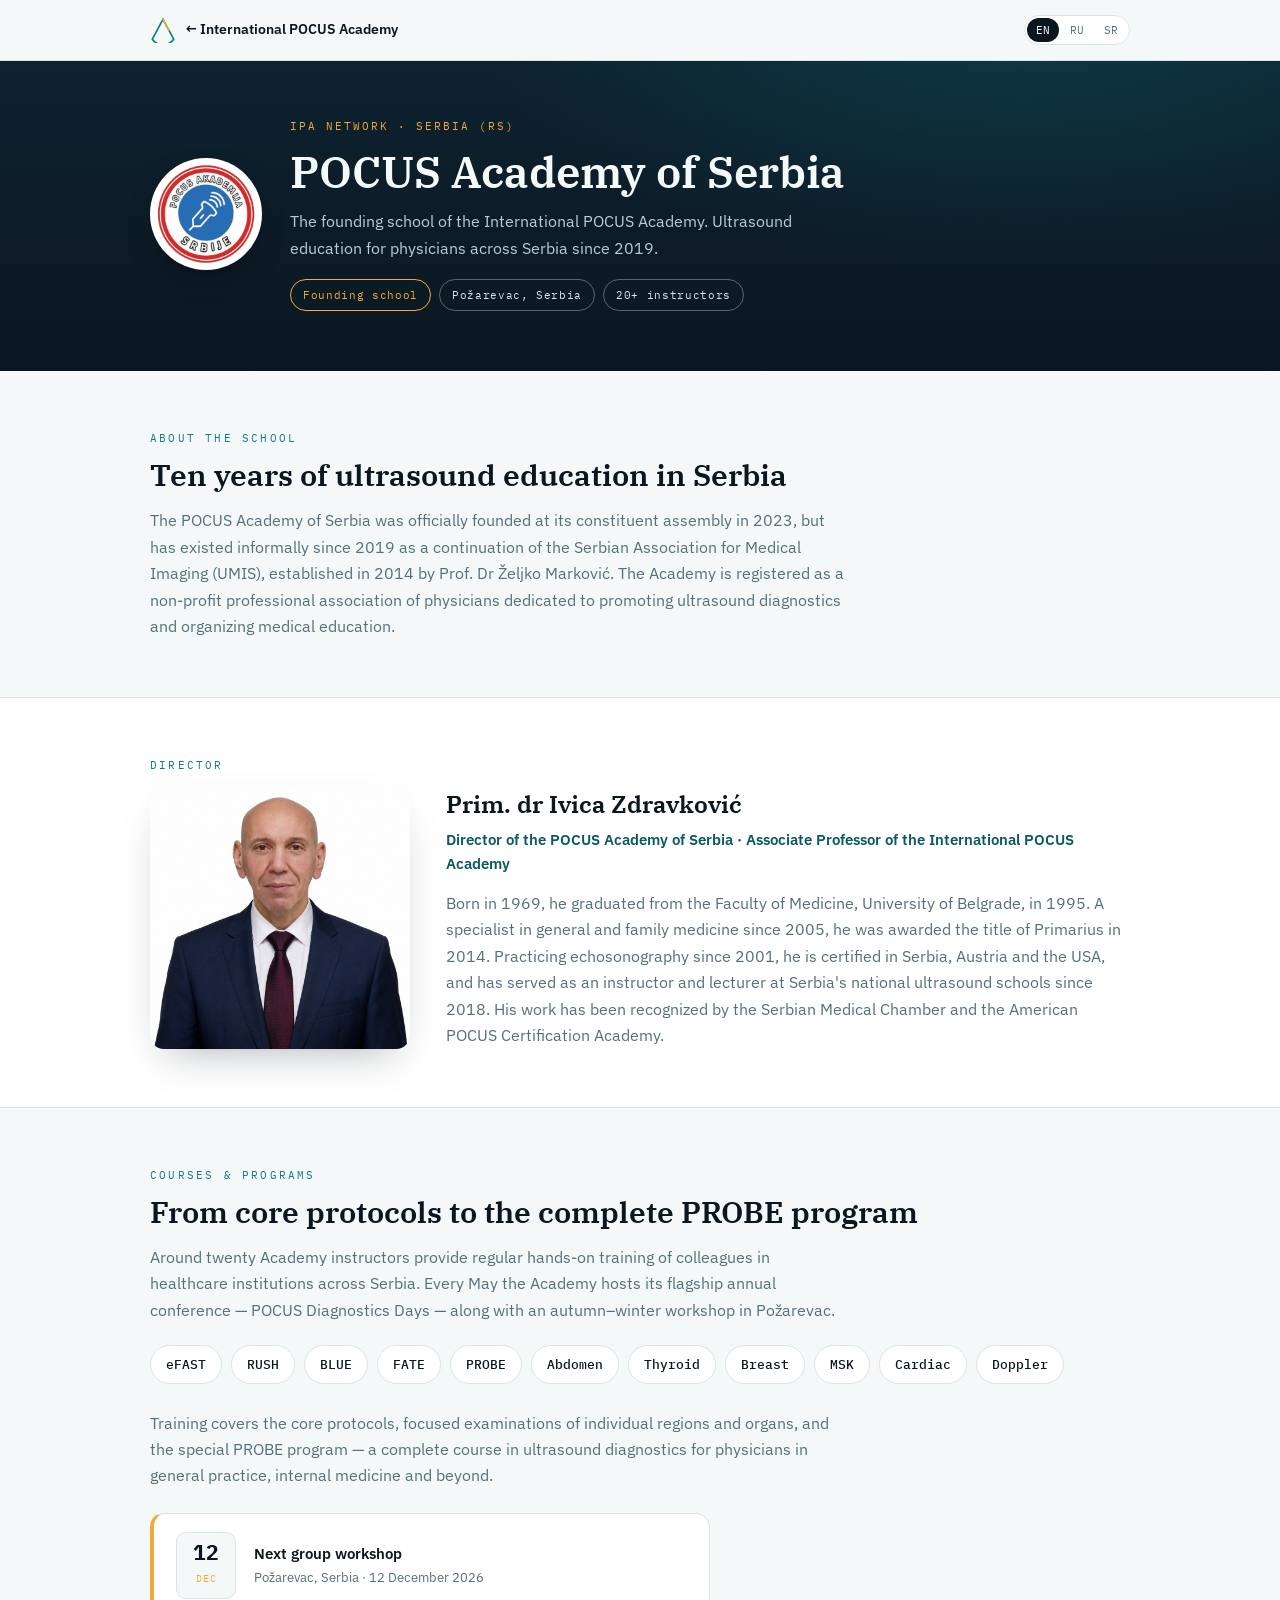
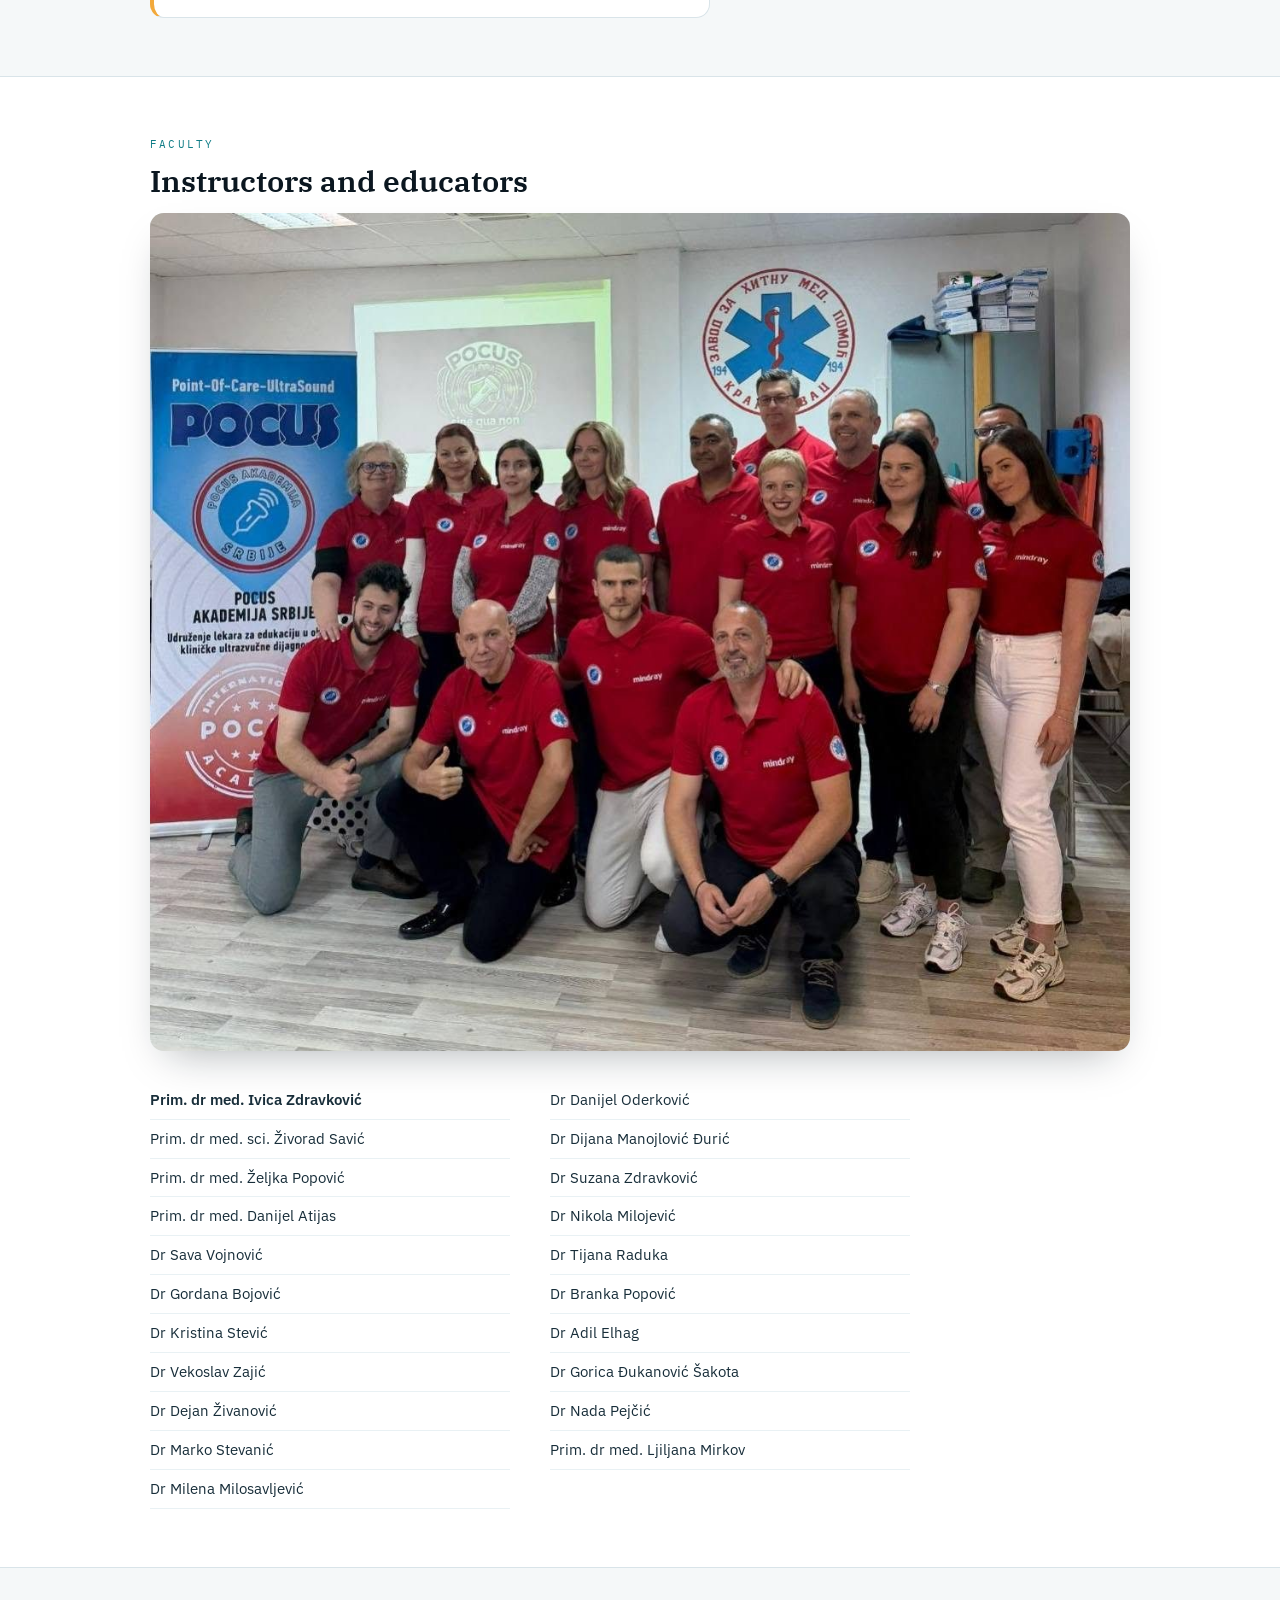
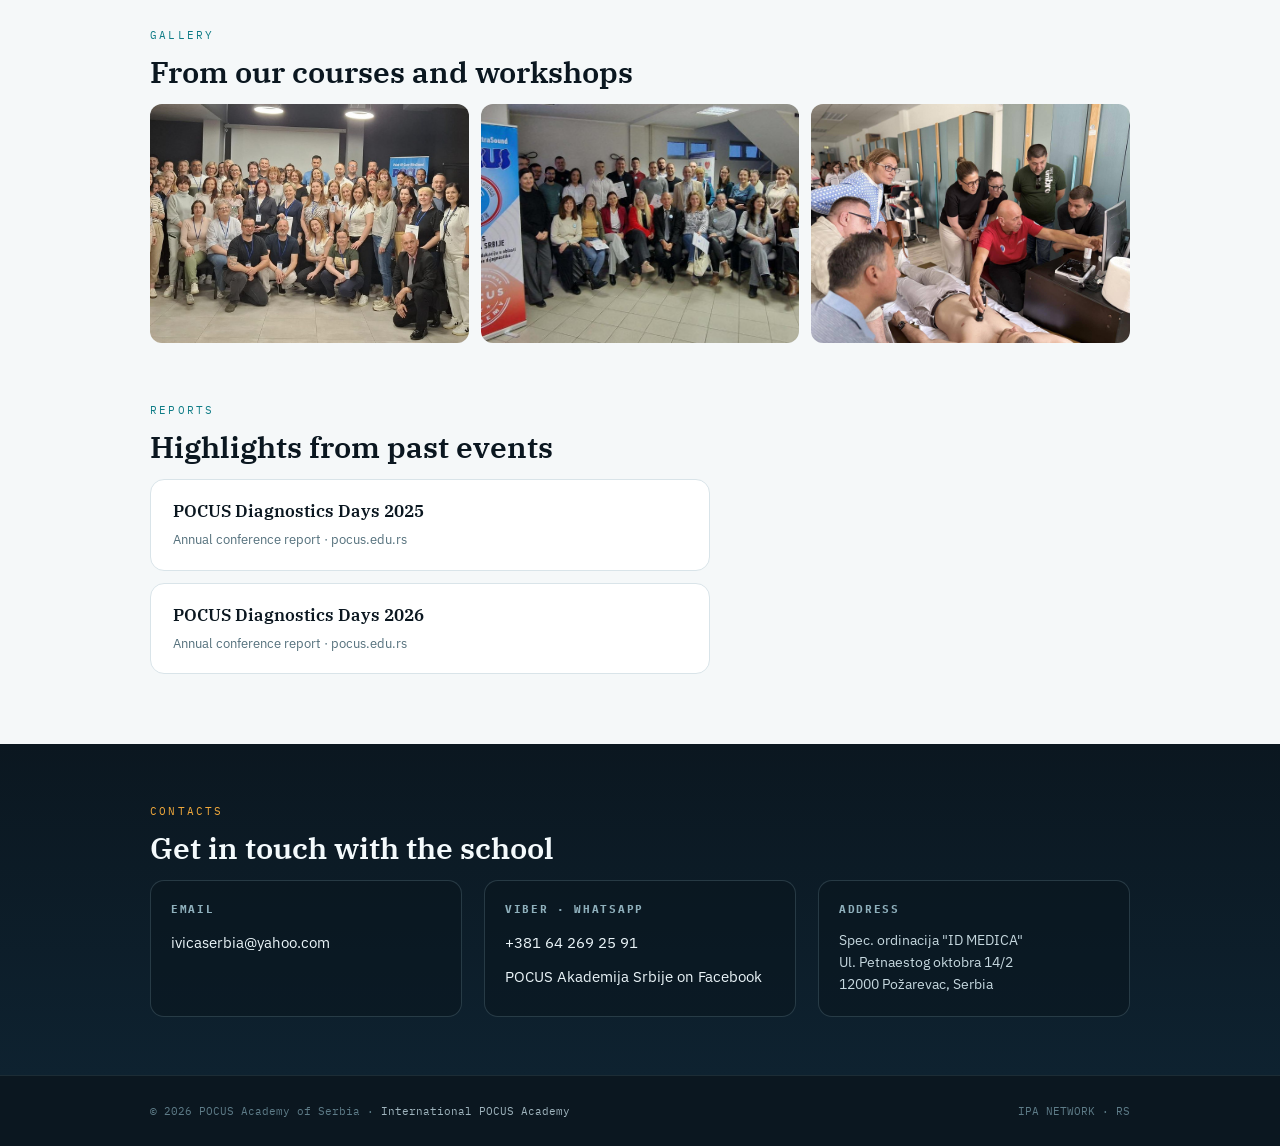
<file: serbia.html>
<!DOCTYPE html>
<html lang="en">
<!--
================================================================
 СТРАНИЦА ШКОЛЫ: POCUS ACADEMY OF SERBIA (serbia.html)
 Шаблон для всех страниц национальных школ IPA.
 Тексты — в словаре I18N внизу файла (en / ru / sr).
 Фотографии — в папке images/ репозитория.
 Данные предоставлены Prim. dr Ivica Zdravković, июль 2026.
================================================================
-->
<head>
<meta charset="UTF-8">
<meta name="viewport" content="width=device-width, initial-scale=1.0">
<title>POCUS Academy of Serbia — International POCUS Academy</title>
<meta name="description" content="POCUS Academy of Serbia: founding school of the International POCUS Academy. Courses, faculty, contacts.">
<style>
@import url('https://fonts.googleapis.com/css2?family=IBM+Plex+Serif:wght@500;600;700&family=IBM+Plex+Sans:ital,wght@0,400;0,500;0,600;1,400&family=IBM+Plex+Mono:wght@400;500&display=swap');

:root{
  --ink:#0B1720; --panel:#0E2230; --paper:#F5F8F9; --card:#FFFFFF;
  --line:#D9E4E9; --echo:#E9F1F4; --teal:#0E7C86; --teal-deep:#0A5A62;
  --pulse:#F2A93B; --gray:#8CA3AE; --text:#182E3A; --muted:#54707C;
  --radius:14px; --maxw:1020px;
}
*{margin:0;padding:0;box-sizing:border-box}
html{scroll-behavior:smooth}
@media (prefers-reduced-motion:reduce){html{scroll-behavior:auto}}
body{font-family:'IBM Plex Sans',system-ui,sans-serif;color:var(--text);background:var(--paper);line-height:1.65;font-size:16px}
img{display:block;max-width:100%}
a{color:var(--teal-deep)}
:focus-visible{outline:3px solid var(--pulse);outline-offset:2px;border-radius:4px}
.wrap{max-width:var(--maxw);margin:0 auto;padding:0 20px}
.mono{font-family:'IBM Plex Mono',ui-monospace,monospace}

/* ---------- header ---------- */
.top{position:sticky;top:0;z-index:50;background:rgba(245,248,249,.92);backdrop-filter:blur(8px);border-bottom:1px solid var(--line)}
.top-in{display:flex;align-items:center;gap:14px;height:60px}
.back{display:flex;align-items:center;gap:9px;text-decoration:none;color:var(--ink);font-weight:600;font-size:14px}
.back svg{width:26px;height:26px}
.lang{margin-left:auto;display:flex;gap:2px;border:1px solid var(--line);border-radius:999px;padding:2px;background:#fff}
.lang button{border:0;background:transparent;font-family:'IBM Plex Mono',monospace;font-size:11px;padding:5px 9px;border-radius:999px;color:var(--muted);cursor:pointer}
.lang button[aria-pressed="true"]{background:var(--ink);color:#fff}

/* ---------- hero ---------- */
.hero{background:radial-gradient(900px 400px at 80% -10%, rgba(14,124,134,.25), transparent 60%),linear-gradient(180deg,var(--panel) 0%,var(--ink) 100%);color:#EAF2F5;padding:56px 0 60px}
.hero-in{display:flex;gap:28px;align-items:center;flex-wrap:wrap}
.hero-logo{width:112px;height:112px;flex:0 0 auto;background:#fff;border-radius:50%;padding:6px;box-shadow:0 12px 30px -12px rgba(0,0,0,.5)}
.crumbs{font-family:'IBM Plex Mono',monospace;font-size:11px;letter-spacing:.18em;text-transform:uppercase;color:var(--pulse);margin-bottom:12px}
h1{font-family:'IBM Plex Serif',serif;font-weight:600;font-size:clamp(28px,4.4vw,44px);line-height:1.12;color:#F4FAFC;margin-bottom:12px}
.hero-sub{color:#B9CDD6;max-width:56ch}
.tags{display:flex;gap:8px;flex-wrap:wrap;margin-top:18px}
.tag{font-family:'IBM Plex Mono',monospace;font-size:11px;letter-spacing:.06em;padding:6px 12px;border-radius:999px;border:1px solid rgba(233,241,244,.35);color:#D7E6EC}
.tag.gold{border-color:var(--pulse);color:var(--pulse)}

/* ---------- sections ---------- */
section{padding:58px 0}
.kicker{font-family:'IBM Plex Mono',monospace;font-size:11px;letter-spacing:.2em;text-transform:uppercase;color:var(--teal);margin-bottom:10px}
h2{font-family:'IBM Plex Serif',serif;font-weight:600;font-size:clamp(22px,3vw,30px);line-height:1.2;color:var(--ink);margin-bottom:14px}
.sec p{color:var(--muted);max-width:70ch}

/* ---------- director ---------- */
#director{background:var(--card);border-top:1px solid var(--line);border-bottom:1px solid var(--line)}
.dir{display:grid;grid-template-columns:260px 1fr;gap:36px;align-items:start}
.dir-photo{border-radius:var(--radius);overflow:hidden;box-shadow:0 18px 40px -18px rgba(11,23,32,.35);background:var(--echo)}
.dir h3{font-family:'IBM Plex Serif',serif;font-size:24px;color:var(--ink);font-weight:600;margin-bottom:4px}
.dir .role{color:var(--teal-deep);font-weight:600;font-size:14.5px;margin-bottom:14px}
.dir p{color:var(--muted)}

/* ---------- programs ---------- */
.protocols{display:flex;gap:9px;flex-wrap:wrap;margin:22px 0 26px}
.proto{font-family:'IBM Plex Mono',monospace;font-size:12.5px;font-weight:500;color:var(--ink);background:var(--card);border:1px solid var(--line);border-radius:999px;padding:8px 15px}
.next-ev{display:flex;gap:18px;align-items:center;background:var(--card);border:1px solid var(--line);border-left:4px solid var(--pulse);border-radius:var(--radius);padding:18px 22px;max-width:560px}
.next-ev .d{flex:0 0 60px;text-align:center;background:var(--paper);border:1px solid var(--line);border-radius:10px;padding:9px 4px}
.next-ev .d b{font-family:'IBM Plex Mono',monospace;font-size:21px;color:var(--ink);display:block;line-height:1}
.next-ev .d span{font-family:'IBM Plex Mono',monospace;font-size:10px;color:var(--pulse);text-transform:uppercase;letter-spacing:.1em}
.next-ev h4{font-size:15px;font-weight:600;color:var(--ink)}
.next-ev p{font-size:13px;color:var(--muted)}

/* ---------- faculty ---------- */
#faculty{background:var(--card);border-top:1px solid var(--line);border-bottom:1px solid var(--line)}
.team-photo{border-radius:var(--radius);overflow:hidden;box-shadow:0 18px 40px -18px rgba(11,23,32,.35);margin-bottom:30px;background:var(--echo)}
.fac-list{columns:2;column-gap:40px;list-style:none;max-width:760px}
.fac-list li{padding:7px 0;border-bottom:1px solid var(--echo);font-size:14.5px;color:var(--text);break-inside:avoid}
.fac-list li:first-child{font-weight:600}

/* ---------- gallery ---------- */
.gal{display:grid;grid-template-columns:repeat(3,1fr);gap:12px}
.gal a{display:block;border-radius:12px;overflow:hidden;background:var(--echo);aspect-ratio:4/3}
.gal img{width:100%;height:100%;object-fit:cover;transition:transform .2s}
.gal a:hover img{transform:scale(1.03)}

/* ---------- reports ---------- */
.rep{display:block;background:var(--card);border:1px solid var(--line);border-radius:var(--radius);padding:18px 22px;margin-bottom:12px;text-decoration:none;max-width:560px}
.rep:hover{border-color:var(--teal)}
.rep b{display:block;font-family:'IBM Plex Serif',serif;font-size:16.5px;color:var(--ink);font-weight:600}
.rep span{font-size:12.5px;color:var(--muted)}

/* ---------- contacts ---------- */
#contacts{background:linear-gradient(180deg,var(--ink),var(--panel));color:#E5EFF3}
#contacts .kicker{color:var(--pulse)}
#contacts h2{color:#F4FAFC}
.con-grid{display:grid;grid-template-columns:repeat(3,1fr);gap:22px;margin-top:8px}
.con{background:rgba(9,20,28,.5);border:1px solid rgba(127,160,172,.25);border-radius:var(--radius);padding:20px}
.con h4{font-family:'IBM Plex Mono',monospace;font-size:10.5px;letter-spacing:.16em;text-transform:uppercase;color:#8FB0BC;margin-bottom:10px}
.con a{color:#EAF4F8;text-decoration:none;font-size:14.5px;word-break:break-word}
.con a:hover{color:var(--pulse)}
.con p{font-size:13.5px;color:#C6D8DF}

/* ---------- footer ---------- */
footer{background:var(--ink);color:#5E7C88;padding:26px 0;font-family:'IBM Plex Mono',monospace;font-size:11px;border-top:1px solid rgba(127,160,172,.15)}
.foot{display:flex;justify-content:space-between;gap:12px;flex-wrap:wrap}
footer a{color:#9FB4BD;text-decoration:none}

@media (max-width:820px){
  .dir{grid-template-columns:1fr}
  .dir-photo{max-width:280px}
  .gal{grid-template-columns:1fr}
  .con-grid{grid-template-columns:1fr}
  .fac-list{columns:1}
  section{padding:46px 0}
}
</style>
</head>
<body>

<header class="top">
  <div class="wrap top-in">
    <a class="back" href="index.html">
      <svg viewBox="0 0 34 34" aria-hidden="true">
        <path d="M17 3 L31 29 A17 17 0 0 1 3 29 Z" fill="none" stroke="#0E7C86" stroke-width="2.2"/>
        <path d="M17 3 L24.6 17.2" stroke="#F2A93B" stroke-width="2.2" stroke-linecap="round"/>
      </svg>
      <span data-i="back">← International POCUS Academy</span>
    </a>
    <div class="lang" role="group" aria-label="Language">
      <button data-lang="en" aria-pressed="true" onclick="setLang('en')">EN</button>
      <button data-lang="ru" aria-pressed="false" onclick="setLang('ru')">RU</button>
      <button data-lang="sr" aria-pressed="false" onclick="setLang('sr')">SR</button>
    </div>
  </div>
</header>

<!-- ======= HERO ======= -->
<section class="hero" style="padding-top:56px">
  <div class="wrap hero-in">
    <img class="hero-logo" src="images/serbia-logo.gif" alt="POCUS Academy of Serbia — logo">
    <div>
      <div class="crumbs" data-i="crumbs">IPA Network · Serbia (RS)</div>
      <h1>POCUS Academy of Serbia</h1>
      <p class="hero-sub" data-i="hero_sub">The founding school of the International POCUS Academy. Ultrasound education for physicians across Serbia since 2019.</p>
      <div class="tags">
        <span class="tag gold" data-i="tag1">Founding school</span>
        <span class="tag" data-i="tag2">Požarevac, Serbia</span>
        <span class="tag" data-i="tag3">20+ instructors</span>
      </div>
    </div>
  </div>
</section>

<!-- ======= ABOUT ======= -->
<section class="sec" id="about">
  <div class="wrap">
    <div class="kicker" data-i="a_kick">About the school</div>
    <h2 data-i="a_h2">Ten years of ultrasound education in Serbia</h2>
    <p data-i="a_p">The POCUS Academy of Serbia was officially founded at its constituent assembly in 2023, but has existed informally since 2019 as a continuation of the Serbian Association for Medical Imaging (UMIS), established in 2014 by Prof. Dr Željko Marković. The Academy is registered as a non-profit professional association of physicians dedicated to promoting ultrasound diagnostics and organizing medical education.</p>
  </div>
</section>

<!-- ======= DIRECTOR ======= -->
<section id="director">
  <div class="wrap">
    <div class="kicker" data-i="d_kick">Director</div>
    <div class="dir">
      <div class="dir-photo"><img src="images/ivica-zdravkovic.jpg" alt="Prim. dr Ivica Zdravković"></div>
      <div>
        <h3>Prim. dr Ivica Zdravković</h3>
        <div class="role" data-i="d_role">Director of the POCUS Academy of Serbia · Associate Professor of the International POCUS Academy</div>
        <p data-i="d_bio">Born in 1969, he graduated from the Faculty of Medicine, University of Belgrade, in 1995. A specialist in general and family medicine since 2005, he was awarded the title of Primarius in 2014. Practicing echosonography since 2001, he is certified in Serbia, Austria and the USA, and has served as an instructor and lecturer at Serbia's national ultrasound schools since 2018. His work has been recognized by the Serbian Medical Chamber and the American POCUS Certification Academy.</p>
      </div>
    </div>
  </div>
</section>

<!-- ======= PROGRAMS ======= -->
<section class="sec" id="programs">
  <div class="wrap">
    <div class="kicker" data-i="p_kick">Courses &amp; programs</div>
    <h2 data-i="p_h2">From core protocols to the complete PROBE program</h2>
    <p data-i="p_p1">Around twenty Academy instructors provide regular hands-on training of colleagues in healthcare institutions across Serbia. Every May the Academy hosts its flagship annual conference — POCUS Diagnostics Days — along with an autumn–winter workshop in Požarevac.</p>
    <div class="protocols">
      <span class="proto">eFAST</span><span class="proto">RUSH</span><span class="proto">BLUE</span><span class="proto">FATE</span><span class="proto">PROBE</span><span class="proto" data-i="pr_abd">Abdomen</span><span class="proto" data-i="pr_thy">Thyroid</span><span class="proto" data-i="pr_br">Breast</span><span class="proto">MSK</span><span class="proto" data-i="pr_heart">Cardiac</span><span class="proto">Doppler</span>
    </div>
    <p data-i="p_p2" style="margin-bottom:24px">Training covers the core protocols, focused examinations of individual regions and organs, and the special PROBE program — a complete course in ultrasound diagnostics for physicians in general practice, internal medicine and beyond.</p>
    <div class="next-ev">
      <div class="d"><b>12</b><span data-i="ne_m">Dec</span></div>
      <div>
        <h4 data-i="ne_t">Next group workshop</h4>
        <p data-i="ne_p">Požarevac, Serbia · 12 December 2026</p>
      </div>
    </div>
  </div>
</section>

<!-- ======= FACULTY ======= -->
<section id="faculty">
  <div class="wrap">
    <div class="kicker" data-i="f_kick">Faculty</div>
    <h2 data-i="f_h2">Instructors and educators</h2>
    <div class="team-photo"><img src="images/serbia-team.jpg" alt="POCUS Academy of Serbia — team"></div>
    <ul class="fac-list">
      <li>Prim. dr med. Ivica Zdravković</li>
      <li>Prim. dr med. sci. Živorad Savić</li>
      <li>Prim. dr med. Željka Popović</li>
      <li>Prim. dr med. Danijel Atijas</li>
      <li>Dr Sava Vojnović</li>
      <li>Dr Gordana Bojović</li>
      <li>Dr Kristina Stević</li>
      <li>Dr Vekoslav Zajić</li>
      <li>Dr Dejan Živanović</li>
      <li>Dr Marko Stevanić</li>
      <li>Dr Milena Milosavljević</li>
      <li>Dr Danijel Oderković</li>
      <li>Dr Dijana Manojlović Đurić</li>
      <li>Dr Suzana Zdravković</li>
      <li>Dr Nikola Milojević</li>
      <li>Dr Tijana Raduka</li>
      <li>Dr Branka Popović</li>
      <li>Dr Adil Elhag</li>
      <li>Dr Gorica Đukanović Šakota</li>
      <li>Dr Nada Pejčić</li>
      <li>Prim. dr med. Ljiljana Mirkov</li>
    </ul>
  </div>
</section>

<!-- ======= GALLERY ======= -->
<section class="sec" id="gallery">
  <div class="wrap">
    <div class="kicker" data-i="g_kick">Gallery</div>
    <h2 data-i="g_h2">From our courses and workshops</h2>
    <div class="gal">
      <a href="images/serbia-course-1.jpg" target="_blank" rel="noopener"><img src="images/serbia-course-1.jpg" alt="POCUS Diagnostics Days" loading="lazy"></a>
      <a href="images/serbia-course-2.jpg" target="_blank" rel="noopener"><img src="images/serbia-course-2.jpg" alt="Hands-on workshop, December 2025" loading="lazy"></a>
      <a href="images/serbia-course-3.jpg" target="_blank" rel="noopener"><img src="images/serbia-course-3.jpg" alt="Workshop in Kragujevac" loading="lazy"></a>
    </div>
  </div>
</section>

<!-- ======= REPORTS ======= -->
<section class="sec" id="reports" style="padding-top:0">
  <div class="wrap">
    <div class="kicker" data-i="r_kick">Reports</div>
    <h2 data-i="r_h2">Highlights from past events</h2>
    <a class="rep" href="https://www.pocus.edu.rs/serbiaNEWSpage05.htm" target="_blank" rel="noopener">
      <b data-i="r1_t">POCUS Diagnostics Days 2025</b>
      <span data-i="r1_s">Annual conference report · pocus.edu.rs</span>
    </a>
    <a class="rep" href="https://www.pocus.edu.rs/serbiaNEWSpage08.htm" target="_blank" rel="noopener">
      <b data-i="r2_t">POCUS Diagnostics Days 2026</b>
      <span data-i="r2_s">Annual conference report · pocus.edu.rs</span>
    </a>
  </div>
</section>

<!-- ======= CONTACTS ======= -->
<section id="contacts">
  <div class="wrap">
    <div class="kicker" data-i="c_kick">Contacts</div>
    <h2 data-i="c_h2">Get in touch with the school</h2>
    <div class="con-grid">
      <div class="con">
        <h4>Email</h4>
        <a href="mailto:ivicaserbia@yahoo.com">ivicaserbia@yahoo.com</a>
      </div>
      <div class="con">
        <h4>Viber · WhatsApp</h4>
        <a href="tel:+381642692591">+381 64 269 25 91</a>
        <p style="margin-top:10px"><a href="https://www.facebook.com/POCUSAkademijaSrbije" target="_blank" rel="noopener" data-i="c_fb">POCUS Akademija Srbije on Facebook</a></p>
      </div>
      <div class="con">
        <h4 data-i="c_addr">Address</h4>
        <p>Spec. ordinacija "ID MEDICA"<br>Ul. Petnaestog oktobra 14/2<br>12000 Požarevac, Serbia</p>
      </div>
    </div>
  </div>
</section>

<footer>
  <div class="wrap foot">
    <span>© 2026 POCUS Academy of Serbia · <a href="index.html">International POCUS Academy</a></span>
    <span>IPA NETWORK · RS</span>
  </div>
</footer>

<script>
/* ============================================================
   СЛОВАРЬ ТЕКСТОВ СТРАНИЦЫ — ТРИ ЯЗЫКА (en / ru / sr)
   Сербский блок — оригинальный текст Ивицы Здравковича.
   ============================================================ */
const I18N = {
en:{
  back:`← International POCUS Academy`,
  crumbs:`IPA Network · Serbia (RS)`,
  hero_sub:`The founding school of the International POCUS Academy. Ultrasound education for physicians across Serbia since 2019.`,
  tag1:`Founding school`, tag2:`Požarevac, Serbia`, tag3:`20+ instructors`,
  a_kick:`About the school`, a_h2:`Ten years of ultrasound education in Serbia`,
  a_p:`The POCUS Academy of Serbia was officially founded at its constituent assembly in 2023, but has existed informally since 2019 as a continuation of the Serbian Association for Medical Imaging (UMIS), established in 2014 by Prof. Dr Željko Marković. The Academy is registered as a non-profit professional association of physicians dedicated to promoting ultrasound diagnostics and organizing medical education.`,
  d_kick:`Director`,
  d_role:`Director of the POCUS Academy of Serbia · Associate Professor of the International POCUS Academy`,
  d_bio:`Born in 1969, he graduated from the Faculty of Medicine, University of Belgrade, in 1995. A specialist in general and family medicine since 2005, he was awarded the title of Primarius in 2014. Practicing echosonography since 2001, he is certified in Serbia, Austria and the USA, and has served as an instructor and lecturer at Serbia's national ultrasound schools since 2018. His work has been recognized by the Serbian Medical Chamber and the American POCUS Certification Academy.`,
  p_kick:`Courses & programs`, p_h2:`From core protocols to the complete PROBE program`,
  p_p1:`Around twenty Academy instructors provide regular hands-on training of colleagues in healthcare institutions across Serbia. Every May the Academy hosts its flagship annual conference — POCUS Diagnostics Days — along with an autumn–winter workshop in Požarevac.`,
  p_p2:`Training covers the core protocols, focused examinations of individual regions and organs, and the special PROBE program — a complete course in ultrasound diagnostics for physicians in general practice, internal medicine and beyond.`,
  pr_abd:`Abdomen`, pr_thy:`Thyroid`, pr_br:`Breast`, pr_heart:`Cardiac`,
  ne_m:`Dec`, ne_t:`Next group workshop`, ne_p:`Požarevac, Serbia · 12 December 2026`,
  f_kick:`Faculty`, f_h2:`Instructors and educators`,
  g_kick:`Gallery`, g_h2:`From our courses and workshops`,
  r_kick:`Reports`, r_h2:`Highlights from past events`,
  r1_t:`POCUS Diagnostics Days 2025`, r1_s:`Annual conference report · pocus.edu.rs`,
  r2_t:`POCUS Diagnostics Days 2026`, r2_s:`Annual conference report · pocus.edu.rs`,
  c_kick:`Contacts`, c_h2:`Get in touch with the school`,
  c_fb:`POCUS Akademija Srbije on Facebook`, c_addr:`Address`
},
ru:{
  back:`← Международная академия POCUS`,
  crumbs:`Сеть IPA · Сербия (RS)`,
  hero_sub:`Школа-основатель Международной академии POCUS. Ультразвуковое образование для врачей Сербии с 2019 года.`,
  tag1:`Школа-основатель`, tag2:`Пожаревац, Сербия`, tag3:`20+ инструкторов`,
  a_kick:`О школе`, a_h2:`Десять лет ультразвукового образования в Сербии`,
  a_p:`POCUS Академия Сербии официально основана на учредительной ассамблее в 2023 году, но неформально существует с 2019 года — как продолжение деятельности Сербской ассоциации медицинской визуализации (UMIS), созданной в 2014 году проф. д-ром Желько Марковичем. Академия зарегистрирована как некоммерческое профессиональное объединение врачей для продвижения ультразвуковой диагностики и организации обучения врачей.`,
  d_kick:`Руководитель`,
  d_role:`Директор POCUS Академии Сербии · ассоциированный профессор Международной академии POCUS`,
  d_bio:`Родился в 1969 году, окончил медицинский факультет Белградского университета в 1995-м. Специалист общей и семейной медицины с 2005 года, звание примариуса получил в 2014-м. Эхосонографией занимается с 2001 года, сертифицирован в Сербии, Австрии и США; с 2018 года — инструктор и преподаватель национальных школ ультразвука Сербии. Отмечен наградами Врачебной палаты Сербии и American POCUS Certification Academy.`,
  p_kick:`Курсы и программы`, p_h2:`От базовых протоколов до полной программы PROBE`,
  p_p1:`Около двадцати инструкторов Академии ведут регулярное практическое обучение коллег в медицинских учреждениях по всей Сербии. Каждый май Академия проводит главную ежегодную конференцию — Дни POCUS-диагностики, а также осенне-зимний воркшоп в Пожареваце.`,
  p_p2:`Обучение охватывает базовые протоколы, прицельные исследования отдельных областей и органов, а также специальную программу PROBE — полный курс ультразвуковой диагностики для врачей общей практики, терапевтов и других специальностей.`,
  pr_abd:`Брюшная полость`, pr_thy:`Щитовидная железа`, pr_br:`Молочная железа`, pr_heart:`Сердце`,
  ne_m:`дек`, ne_t:`Ближайший групповой воркшоп`, ne_p:`Пожаревац, Сербия · 12 декабря 2026`,
  f_kick:`Преподаватели`, f_h2:`Инструкторы и эдукаторы`,
  g_kick:`Галерея`, g_h2:`С наших курсов и воркшопов`,
  r_kick:`Отчёты`, r_h2:`Яркие события прошлых лет`,
  r1_t:`Дни POCUS-диагностики 2025`, r1_s:`Отчёт о ежегодной конференции · pocus.edu.rs`,
  r2_t:`Дни POCUS-диагностики 2026`, r2_s:`Отчёт о ежегодной конференции · pocus.edu.rs`,
  c_kick:`Контакты`, c_h2:`Связаться со школой`,
  c_fb:`POCUS Akademija Srbije в Facebook`, c_addr:`Адрес`
},
sr:{
  back:`← Internacionalna POCUS akademija`,
  crumbs:`IPA mreža · Srbija (RS)`,
  hero_sub:`Osnivačka škola Internacionalne POCUS akademije. Ultrazvučna edukacija za lekare širom Srbije od 2019. godine.`,
  tag1:`Osnivačka škola`, tag2:`Požarevac, Srbija`, tag3:`20+ instruktora`,
  a_kick:`O školi`, a_h2:`Deset godina ultrazvučne edukacije u Srbiji`,
  a_p:`POCUS Akademija Srbije zvanično je osnovana na Osnivačkoj skupštini 2023. godine, ali neformalno postoji od 2019. godine, kao nastavak aktivnosti Udruženja za medicinski imidžing Srbije (UMIS), koje je osnovao 2014. godine prof. dr Željko Marković. Akademija je registrovana kao neprofitno strukovno udruženje lekara namenjeno promociji ultrazvučne dijagnostike i organizovanju edukacije lekara.`,
  d_kick:`Direktor`,
  d_role:`Direktor POCUS Akademije Srbije · vanredni profesor Internacionalne POCUS akademije`,
  d_bio:`Rođen 1969. godine, diplomirao na Medicinskom fakultetu Univerziteta u Beogradu 1995. Specijalista opšte/porodične medicine od 2005. godine. Zvanje primarijusa stekao je 2014. godine. Ehosonografijom se bavi od 2001. godine, sertifikovan u Srbiji, Austriji i USA. Instruktor i predavač na nacionalnim školama ultrazvuka u Srbiji od 2018. godine. Nagrađivan od Lekarske komore Srbije i American POCUS Certification Academy.`,
  p_kick:`Kursevi i programi`, p_h2:`Od osnovnih protokola do kompletnog PROBE programa`,
  p_p1:`Dvadesetak edukatora Akademije izvodi redovnu individualnu obuku kolega u zdravstvenim ustanovama širom Srbije. Svake godine u maju organizujemo veliku godišnju konferenciju — Dane POCUS dijagnostike, kao i zimsko-jesenje okupljanje (radionicu) u Požarevcu.`,
  p_p2:`Obuka obuhvata osnovne protokole, UZ preglede pojedinačnih regija ili organa, kao i specijalni PROBE program — kompletnu obuku u ultrazvučnoj dijagnostici za lekare opšte medicine, interne medicine i druge.`,
  pr_abd:`Abdomen`, pr_thy:`Štitna žlezda`, pr_br:`Dojke`, pr_heart:`Srce`,
  ne_m:`dec`, ne_t:`Naredna velika grupna radionica`, ne_p:`Požarevac, Srbija · 12. decembar 2026.`,
  f_kick:`Predavači`, f_h2:`Instruktori i edukatori`,
  g_kick:`Galerija`, g_h2:`Sa naših kurseva i radionica`,
  r_kick:`Izveštaji`, r_h2:`Upečatljivi događaji iz prošlosti`,
  r1_t:`Dani POCUS dijagnostike 2025`, r1_s:`Izveštaj sa godišnje konferencije · pocus.edu.rs`,
  r2_t:`Dani POCUS dijagnostike 2026`, r2_s:`Izveštaj sa godišnje konferencije · pocus.edu.rs`,
  c_kick:`Kontakt`, c_h2:`Stupite u kontakt sa školom`,
  c_fb:`POCUS Akademija Srbije na Facebook-u`, c_addr:`Adresa`
}
};
let LANG='en';
function setLang(l){
  LANG=l;
  document.documentElement.lang=l;
  document.querySelectorAll('[data-i]').forEach(el=>{
    const v=I18N[l][el.dataset.i];
    if(v!==undefined) el.innerHTML=v;
  });
  document.querySelectorAll('.lang button').forEach(b=>{
    b.setAttribute('aria-pressed', b.dataset.lang===l ? 'true' : 'false');
  });
}
</script>
</body>
</html>
</file>
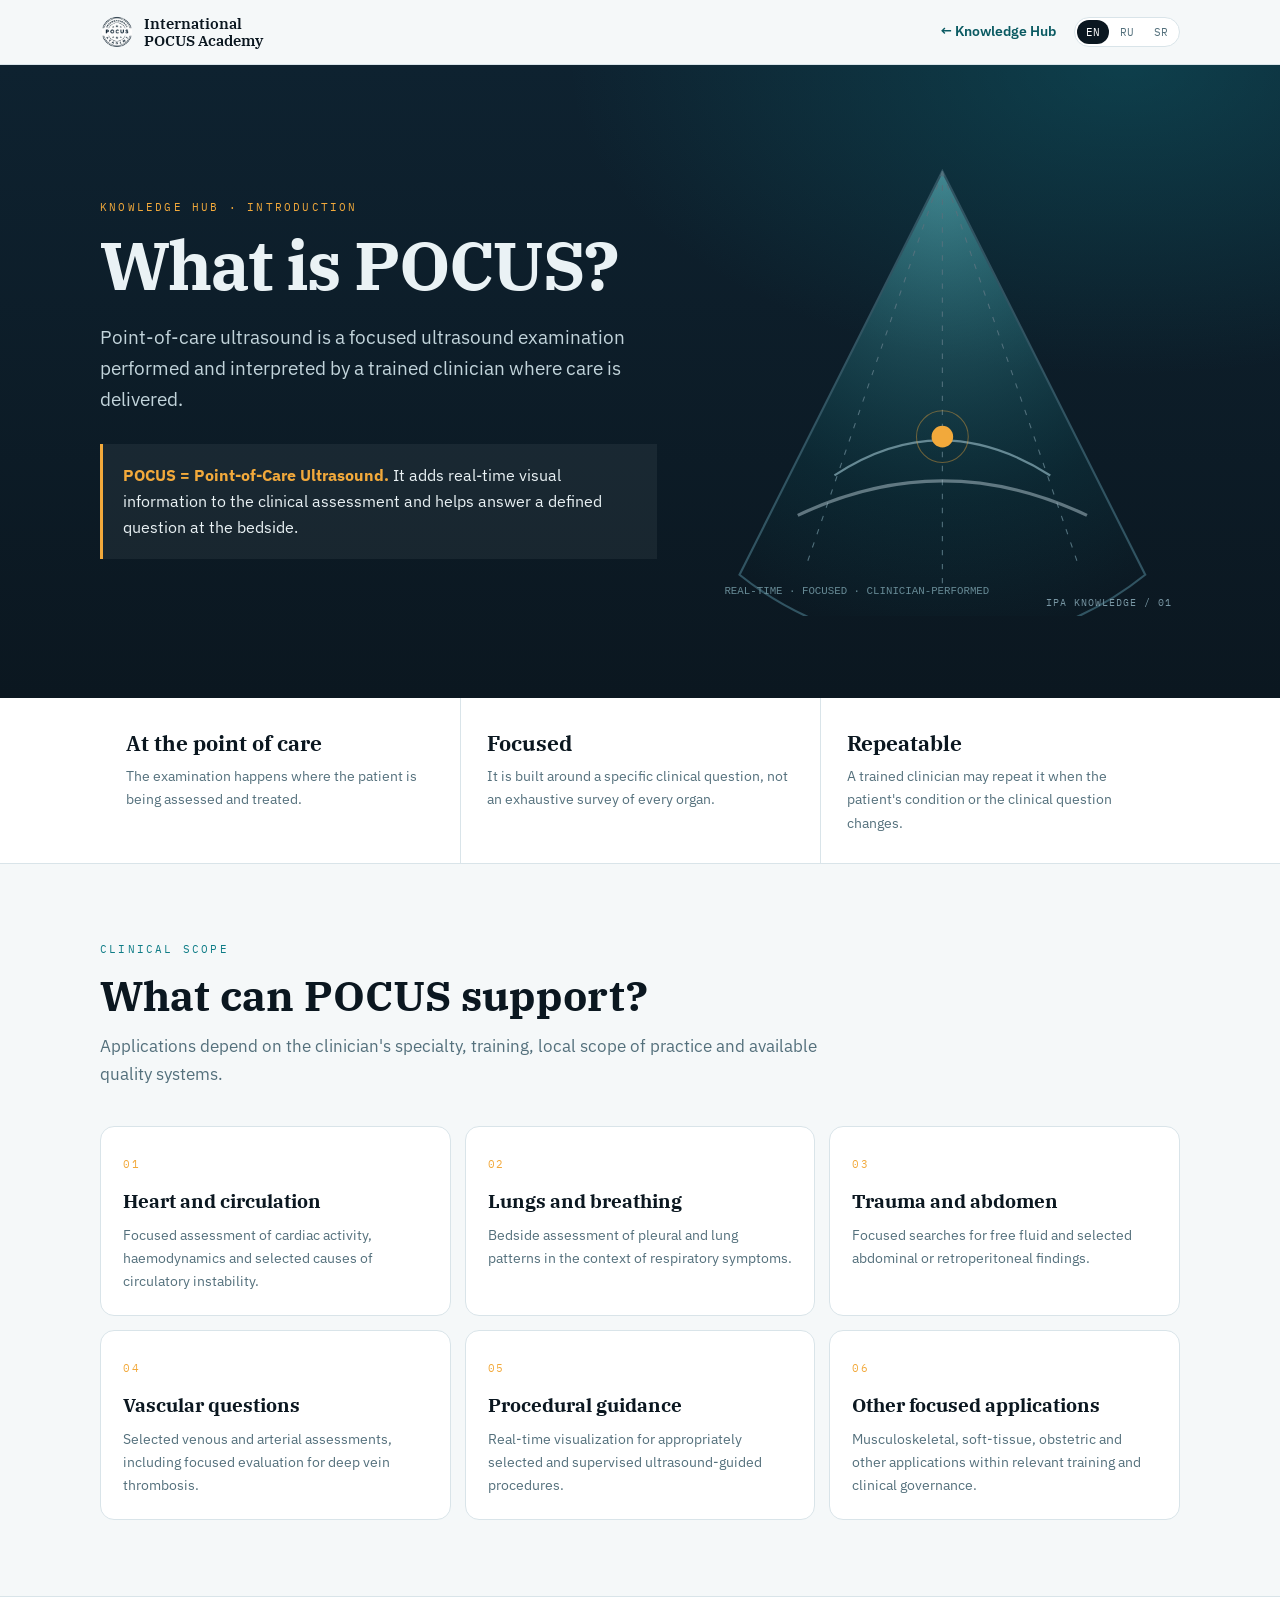
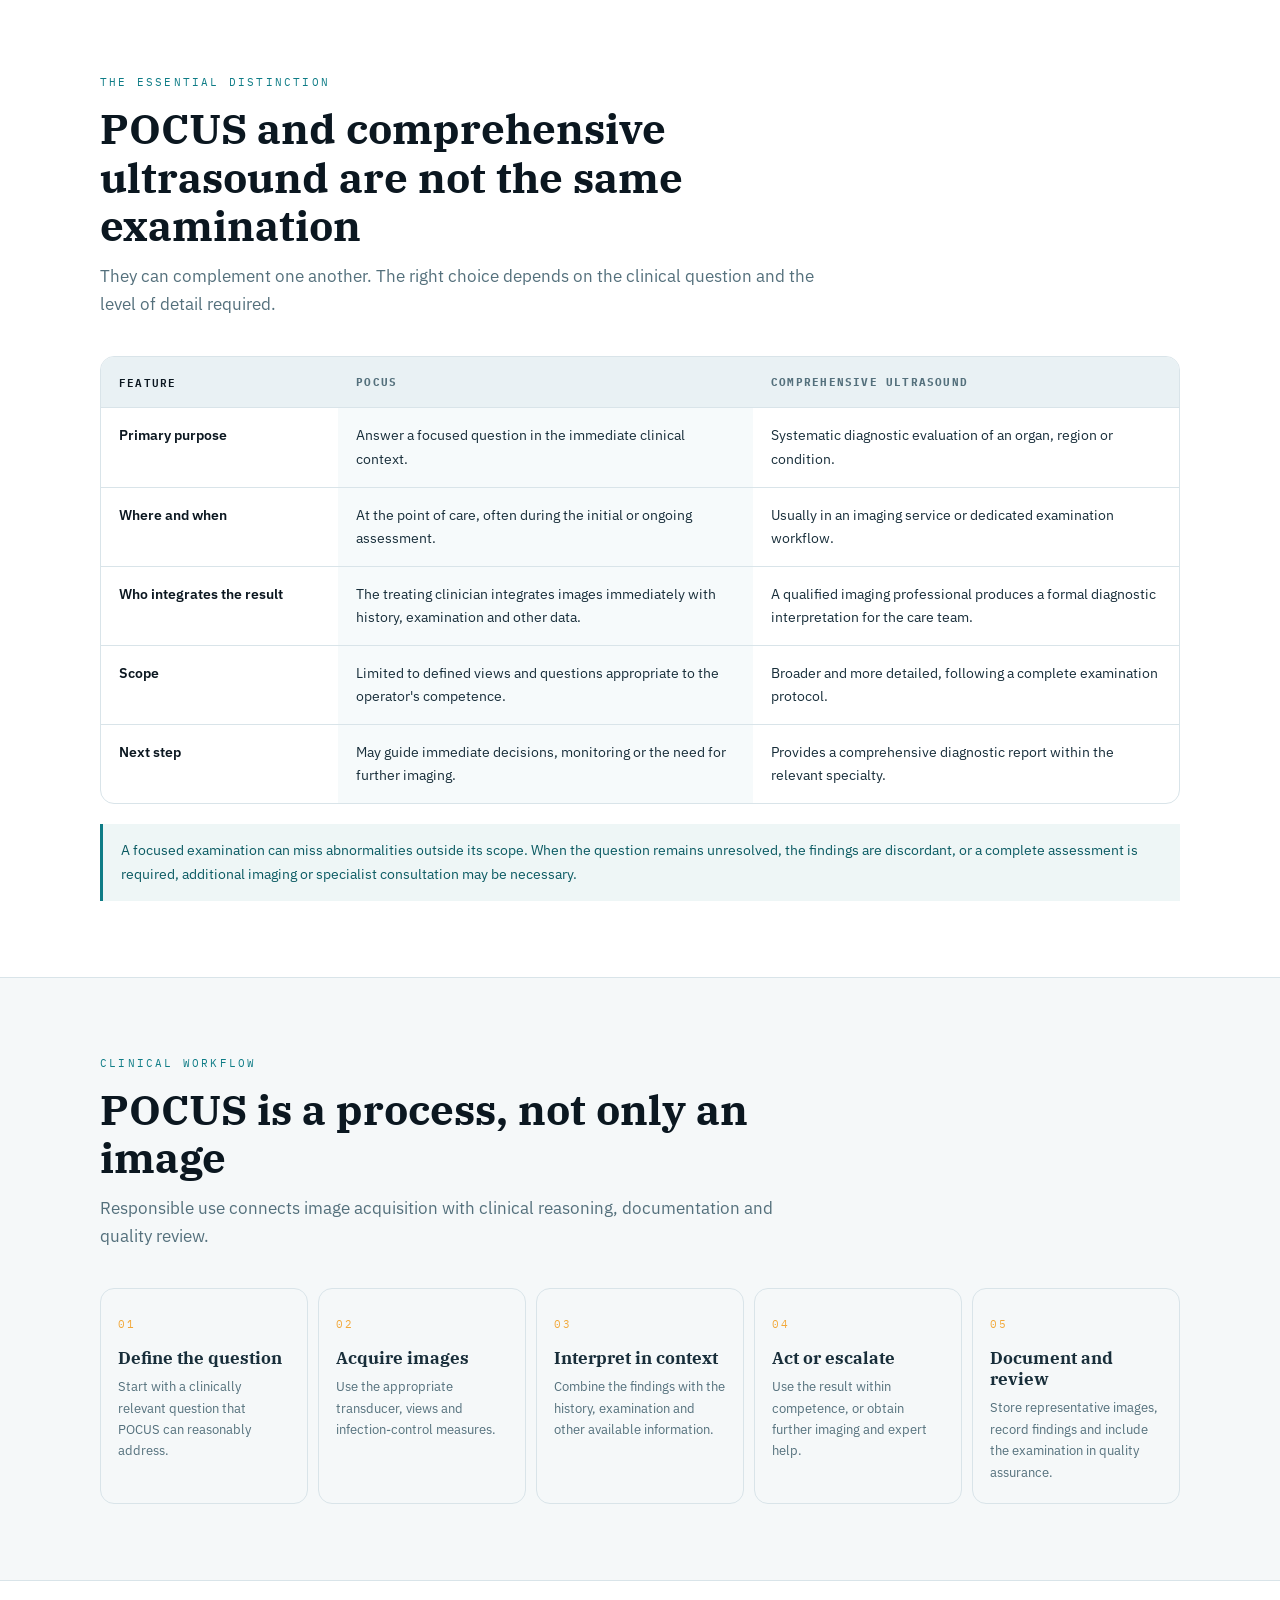
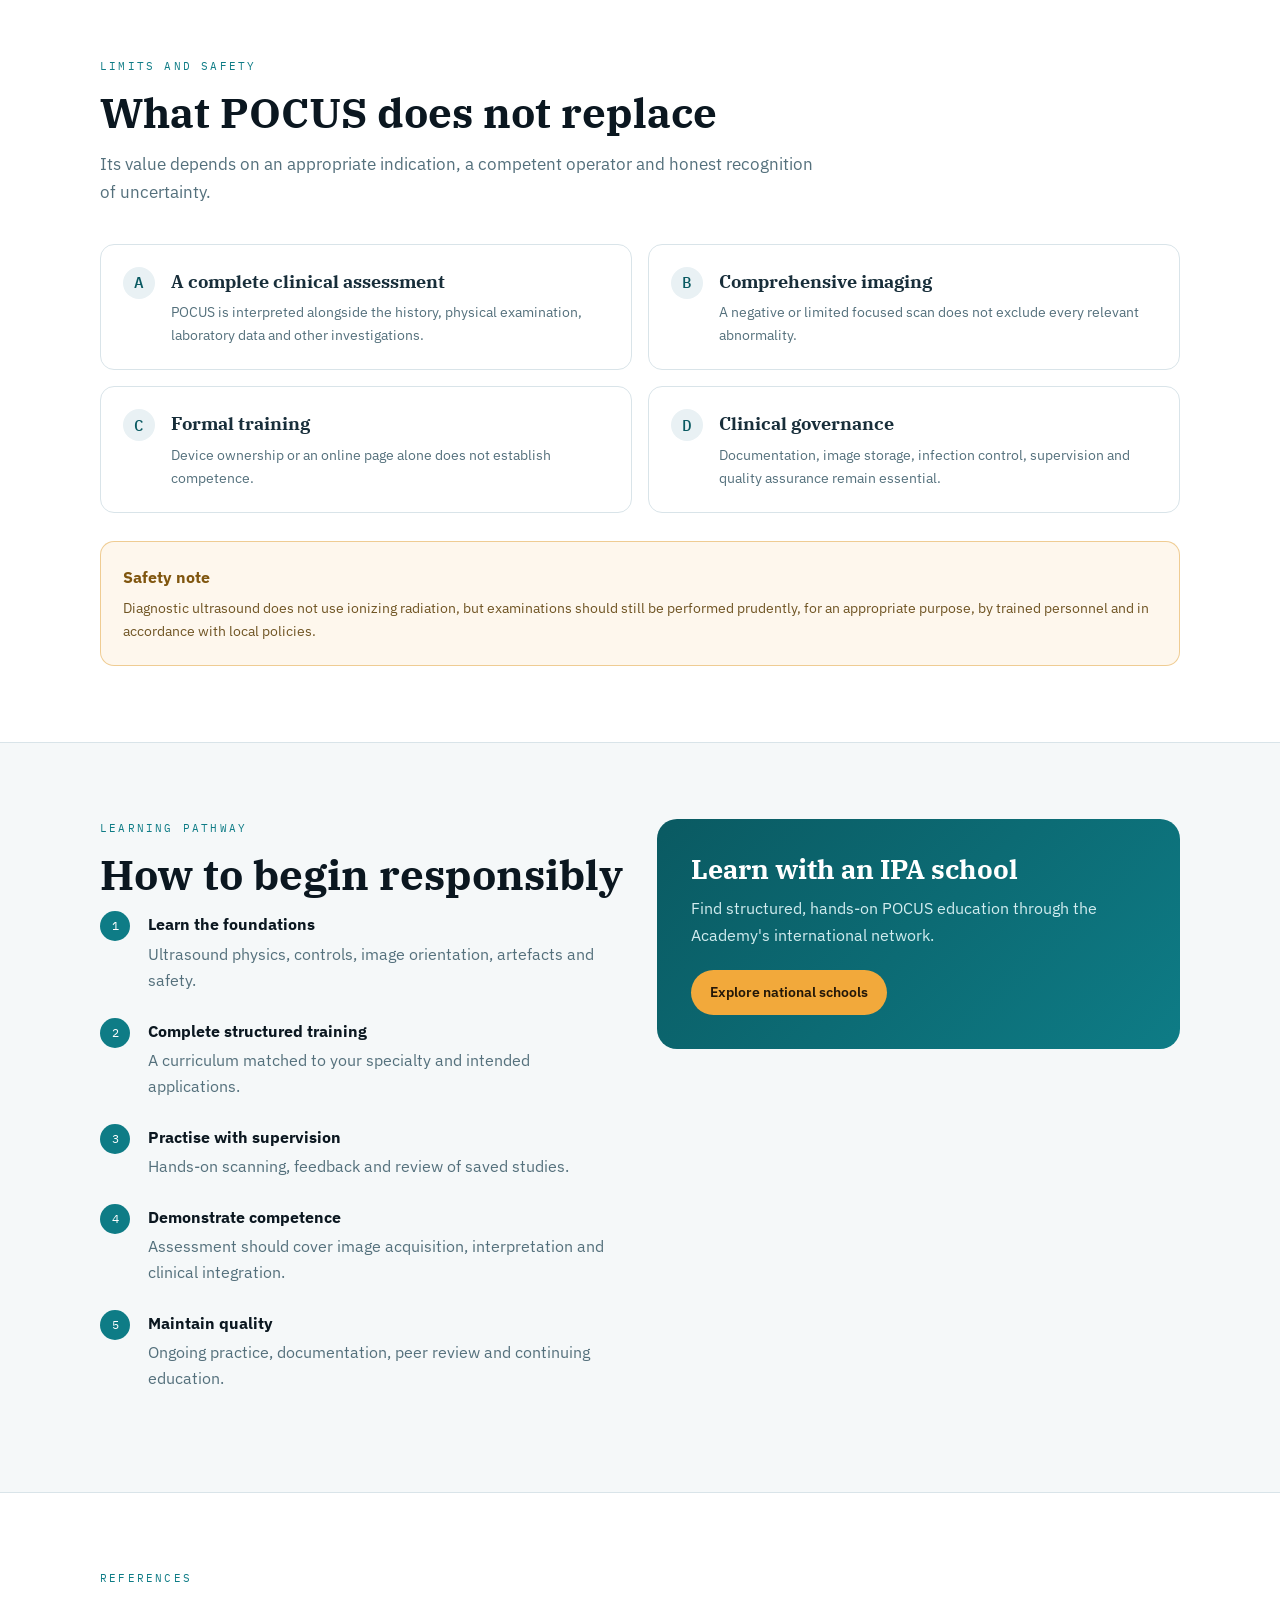
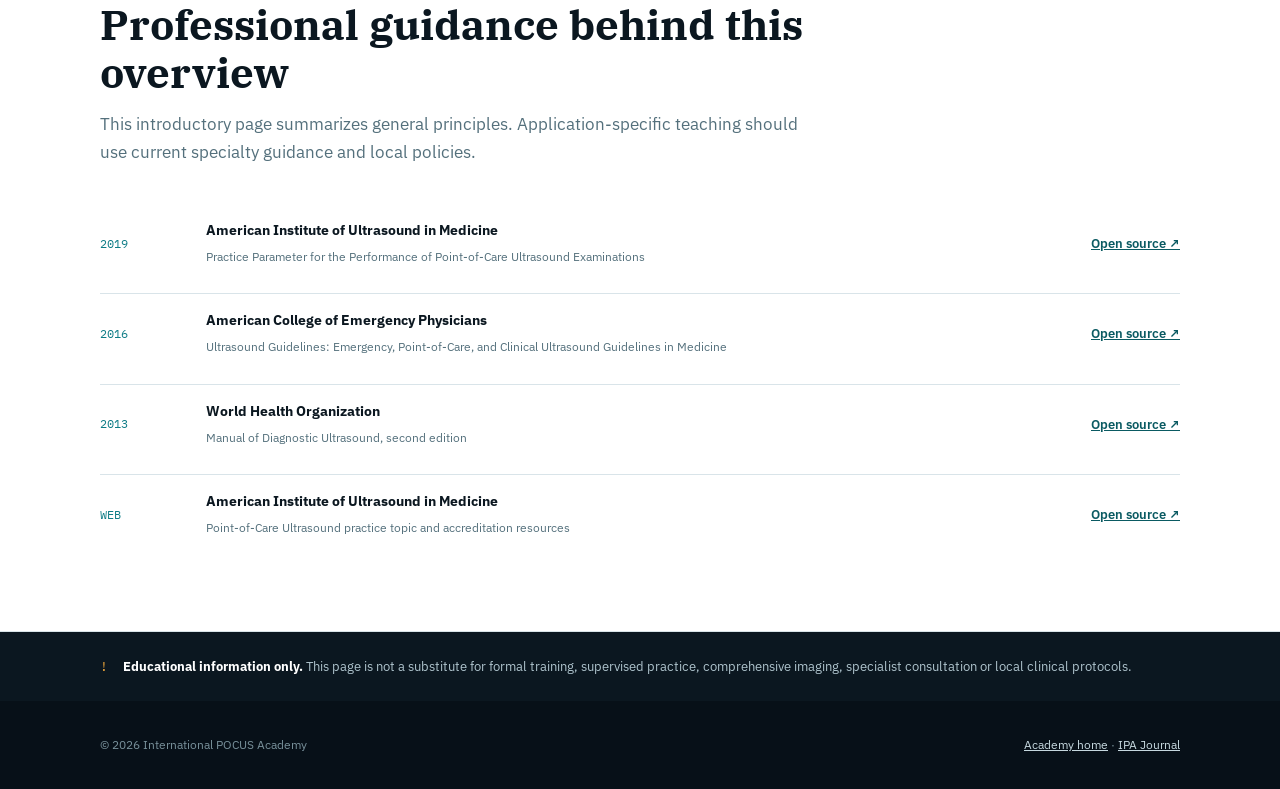
<file: what-is-pocus.html>
<!DOCTYPE html>
<html lang="en">
<head>
<meta charset="UTF-8">
<meta name="viewport" content="width=device-width, initial-scale=1.0">
<title>What is POCUS? - International POCUS Academy</title>
<meta name="description" content="A clear introduction to point-of-care ultrasound: what POCUS is, how it differs from comprehensive ultrasound, where it is used, and why training and quality assurance matter.">
<link rel="canonical" href="https://ipa-pocus.github.io/what-is-pocus.html">
<link rel="icon" type="image/png" href="images/ipa-logo.png">
<style>
@import url('https://fonts.googleapis.com/css2?family=IBM+Plex+Serif:wght@500;600;700&family=IBM+Plex+Sans:ital,wght@0,400;0,500;0,600;1,400&family=IBM+Plex+Mono:wght@400;500&display=swap');
:root{--ink:#0B1720;--panel:#0E2230;--panel2:#122B3C;--paper:#F5F8F9;--card:#fff;--line:#D9E4E9;--echo:#E9F1F4;--teal:#0E7C86;--deep:#0A5A62;--pulse:#F2A93B;--text:#182E3A;--muted:#54707C;--gray:#8CA3AE;--radius:14px;--maxw:1120px}
*{box-sizing:border-box;margin:0;padding:0}html{scroll-behavior:smooth}body{font-family:'IBM Plex Sans',system-ui,sans-serif;color:var(--text);background:var(--paper);line-height:1.65}img,svg{display:block;max-width:100%}a{color:var(--deep)}:focus-visible{outline:3px solid var(--pulse);outline-offset:3px;border-radius:4px}.wrap{max-width:var(--maxw);margin:0 auto;padding:0 20px}.mono{font-family:'IBM Plex Mono',monospace}
.top{position:sticky;top:0;z-index:20;background:rgba(245,248,249,.94);backdrop-filter:blur(8px);border-bottom:1px solid var(--line)}.top-in{height:64px;display:flex;align-items:center;gap:18px}.brand{display:flex;align-items:center;gap:10px;text-decoration:none;color:var(--ink)}.brand img{width:34px;height:34px}.brand-name{font-family:'IBM Plex Serif',serif;font-weight:600;font-size:15px;line-height:1.15}.back{margin-left:auto;font-size:14px;font-weight:600;text-decoration:none}.back:hover{text-decoration:underline}.lang{display:flex;gap:2px;border:1px solid var(--line);border-radius:999px;padding:2px;background:#fff}.lang button{border:0;background:transparent;font-family:'IBM Plex Mono',monospace;font-size:11px;padding:5px 9px;border-radius:999px;color:var(--muted);cursor:pointer}.lang button[aria-pressed="true"]{background:var(--ink);color:#fff}
.hero{position:relative;overflow:hidden;background:radial-gradient(900px 500px at 88% 0,rgba(14,124,134,.32),transparent 62%),linear-gradient(180deg,var(--panel),var(--ink));color:#EAF2F5;padding:76px 0 82px}.hero-grid{display:grid;grid-template-columns:1.08fr .92fr;gap:48px;align-items:center}.eyebrow,.kicker{font-family:'IBM Plex Mono',monospace;font-size:11px;letter-spacing:.2em;text-transform:uppercase;color:var(--pulse);margin-bottom:14px}.hero h1{font-family:'IBM Plex Serif',serif;font-size:clamp(42px,6vw,68px);line-height:1.02;letter-spacing:-.025em;margin-bottom:22px}.hero .lead{font-size:19px;color:#C2D4DB;max-width:58ch}.definition{margin-top:28px;padding:18px 20px;border-left:3px solid var(--pulse);background:rgba(255,255,255,.055);color:#EAF2F5;max-width:62ch}.definition b{color:var(--pulse)}
.scan{position:relative;aspect-ratio:1/1;min-height:330px}.scan svg{width:100%;height:100%}.scan-note{position:absolute;right:8px;bottom:4px;font-family:'IBM Plex Mono',monospace;font-size:10px;letter-spacing:.1em;color:#7896A3}.pulse{animation:pulse 2.8s ease-in-out infinite}@keyframes pulse{0%,100%{opacity:.4}50%{opacity:1}}@media(prefers-reduced-motion:reduce){*{scroll-behavior:auto!important;animation:none!important;transition:none!important}}
.quick{background:#fff;border-bottom:1px solid var(--line)}.quick-grid{display:grid;grid-template-columns:repeat(3,1fr)}.quick-item{padding:28px 26px;border-left:1px solid var(--line)}.quick-item:first-child{border-left:0}.quick-item b{font-family:'IBM Plex Serif',serif;font-size:21px;color:var(--ink);display:block;margin-bottom:5px}.quick-item p{font-size:14px;color:var(--muted)}
.section{padding:76px 0}.section.white{background:#fff;border-top:1px solid var(--line);border-bottom:1px solid var(--line)}.sec-head{max-width:720px;margin-bottom:38px}.kicker{color:var(--teal)}h2{font-family:'IBM Plex Serif',serif;font-size:clamp(29px,4vw,42px);line-height:1.15;color:var(--ink);margin-bottom:12px}.sec-head p{color:var(--muted);font-size:17px}
.uses{display:grid;grid-template-columns:repeat(3,1fr);gap:14px}.use{background:var(--card);border:1px solid var(--line);border-radius:var(--radius);padding:22px}.use .num{font-family:'IBM Plex Mono',monospace;font-size:11px;color:var(--pulse);letter-spacing:.14em}.use h3{font-family:'IBM Plex Serif',serif;font-size:19px;margin:10px 0 7px;color:var(--ink)}.use p{font-size:14px;color:var(--muted)}
.compare{overflow-x:auto;border:1px solid var(--line);border-radius:var(--radius);background:#fff}.compare table{width:100%;border-collapse:collapse;min-width:700px}.compare th,.compare td{text-align:left;padding:16px 18px;border-bottom:1px solid var(--line);vertical-align:top}.compare tr:last-child td{border-bottom:0}.compare th{font-family:'IBM Plex Mono',monospace;font-size:11px;letter-spacing:.11em;text-transform:uppercase;color:var(--muted);background:var(--echo)}.compare th:first-child,.compare td:first-child{width:22%;font-weight:600;color:var(--ink)}.compare td{font-size:14px}.compare td:nth-child(2){background:rgba(14,124,134,.035)}
.note{margin-top:20px;border-left:3px solid var(--teal);padding:15px 18px;background:rgba(14,124,134,.07);color:var(--deep);font-size:14px}
.cycle{display:grid;grid-template-columns:repeat(5,1fr);gap:10px;counter-reset:cycle}.cycle-step{position:relative;background:var(--paper);border:1px solid var(--line);border-radius:var(--radius);padding:20px 17px;min-height:160px}.cycle-step::before{counter-increment:cycle;content:"0" counter(cycle);font-family:'IBM Plex Mono',monospace;color:var(--pulse);font-size:11px;letter-spacing:.15em}.cycle-step h3{font-family:'IBM Plex Serif',serif;font-size:17px;line-height:1.25;margin:12px 0 7px}.cycle-step p{font-size:13px;color:var(--muted)}
.limits{display:grid;grid-template-columns:1fr 1fr;gap:16px}.limit{display:flex;gap:16px;background:var(--card);border:1px solid var(--line);border-radius:var(--radius);padding:22px}.limit-mark{flex:0 0 32px;height:32px;border-radius:50%;display:grid;place-items:center;background:var(--echo);font-family:'IBM Plex Mono',monospace;color:var(--deep);font-weight:500}.limit h3{font-family:'IBM Plex Serif',serif;font-size:18px;margin-bottom:5px}.limit p{font-size:14px;color:var(--muted)}
.safety{margin-top:28px;padding:22px;border:1px solid rgba(222,154,38,.45);background:rgba(242,169,59,.09);border-radius:var(--radius)}.safety b{display:block;color:#80560F;margin-bottom:6px}.safety p{font-size:14px;color:#6F5423}
.path{display:grid;grid-template-columns:1fr 1fr;gap:34px;align-items:start}.path-list{list-style:none;counter-reset:path}.path-list li{counter-increment:path;position:relative;padding:0 0 24px 48px;color:var(--muted)}.path-list li::before{content:counter(path);position:absolute;left:0;top:0;width:30px;height:30px;border-radius:50%;display:grid;place-items:center;background:var(--teal);color:#fff;font-family:'IBM Plex Mono',monospace;font-size:12px}.path-list b{display:block;color:var(--ink);margin-bottom:3px}.cta{background:linear-gradient(135deg,var(--deep),var(--teal));border-radius:20px;padding:34px;color:#fff}.cta h3{font-family:'IBM Plex Serif',serif;font-size:27px;line-height:1.2;margin-bottom:10px}.cta p{color:#D2ECEF;margin-bottom:22px}.btn{display:inline-block;text-decoration:none;border-radius:999px;padding:11px 19px;font-size:14px;font-weight:600}.btn-pulse{background:var(--pulse);color:#231708}.btn-pulse:hover{background:#E39A28}
.sources{display:grid;gap:10px}.source{display:grid;grid-template-columns:90px 1fr auto;gap:16px;align-items:center;border-top:1px solid var(--line);padding:15px 0}.source:first-child{border-top:0}.source .year{font-family:'IBM Plex Mono',monospace;color:var(--teal);font-size:12px}.source b{display:block;color:var(--ink);font-size:14px}.source span{font-size:12px;color:var(--muted)}.source a{font-size:13px;font-weight:600;white-space:nowrap}
.disclaimer{background:var(--ink);color:#AFC4CD;padding:24px 0;font-size:13px}.disclaimer b{color:#fff}.disclaimer .wrap{display:flex;gap:15px;align-items:flex-start}.disclaimer-mark{color:var(--pulse);font-family:'IBM Plex Mono',monospace}
footer{background:#071018;color:#78909A;padding:34px 0;font-size:12px}.foot{display:flex;justify-content:space-between;gap:20px;flex-wrap:wrap}.foot a{color:#C6D8DF}
@media(max-width:920px){.hero-grid{grid-template-columns:1fr .8fr}.uses{grid-template-columns:repeat(2,1fr)}.cycle{grid-template-columns:repeat(3,1fr)}.cycle-step:nth-child(4),.cycle-step:nth-child(5){min-height:140px}.path{grid-template-columns:1fr}.source{grid-template-columns:70px 1fr}.source a{grid-column:2}}
@media(max-width:680px){.top-in{height:auto;min-height:64px;flex-wrap:wrap;padding-top:10px;padding-bottom:10px}.back{order:3;width:100%;margin:0}.hero{padding:48px 0 58px}.hero-grid{grid-template-columns:1fr}.scan{min-height:260px;max-width:380px}.quick-grid{grid-template-columns:1fr}.quick-item{border-left:0;border-top:1px solid var(--line);padding:21px 20px}.quick-item:first-child{border-top:0}.uses,.limits{grid-template-columns:1fr}.cycle{grid-template-columns:1fr 1fr}.cycle-step{min-height:145px}.section{padding:58px 0}.source{grid-template-columns:1fr}.source a{grid-column:auto}.compare{margin-left:-20px;margin-right:-20px;border-radius:0;border-left:0;border-right:0}}
@media(max-width:430px){.cycle{grid-template-columns:1fr}.cycle-step{min-height:0}.brand-name{font-size:13px}}
</style>
</head>
<body>
<header class="top">
  <div class="wrap top-in">
    <a class="brand" href="index.html" aria-label="International POCUS Academy">
      <img src="images/ipa-logo.png" alt="">
      <span class="brand-name">International<br>POCUS Academy</span>
    </a>
    <a class="back" href="index.html#knowledge" data-i="back">← Knowledge Hub</a>
    <div class="lang" role="group" aria-label="Language">
      <button data-lang="en" aria-pressed="true">EN</button>
      <button data-lang="ru" aria-pressed="false">RU</button>
      <button data-lang="sr" aria-pressed="false">SR</button>
    </div>
  </div>
</header>

<main>
  <section class="hero">
    <div class="wrap hero-grid">
      <div>
        <div class="eyebrow" data-i="hero_kicker">Knowledge Hub · introduction</div>
        <h1 data-i="hero_h1">What is POCUS?</h1>
        <p class="lead" data-i="hero_p">Point-of-care ultrasound is a focused ultrasound examination performed and interpreted by a trained clinician where care is delivered.</p>
        <div class="definition" data-i="definition"><b>POCUS = Point-of-Care Ultrasound.</b> It adds real-time visual information to the clinical assessment and helps answer a defined question at the bedside.</div>
      </div>
      <div class="scan" aria-hidden="true">
        <svg viewBox="0 0 440 440">
          <defs><radialGradient id="beam" cx="50%" cy="0%" r="100%"><stop offset="0" stop-color="#72D8DF" stop-opacity=".52"/><stop offset=".7" stop-color="#0E7C86" stop-opacity=".13"/><stop offset="1" stop-color="#0E7C86" stop-opacity="0"/></radialGradient></defs>
          <path d="M220 28 L408 402 A300 300 0 0 1 32 402 Z" fill="url(#beam)" stroke="#315462" stroke-width="2"/>
          <path d="M220 28 L220 412M220 28 L95 390M220 28 L345 390" stroke="#52717D" stroke-width="1" stroke-dasharray="5 8"/>
          <path d="M86 347 Q220 283 354 347" fill="none" stroke="#A6BBC3" stroke-width="3" opacity=".55"/>
          <path d="M120 310 Q218 245 320 310" fill="none" stroke="#668994" stroke-width="2"/>
          <circle class="pulse" cx="220" cy="274" r="10" fill="#F2A93B"/><circle cx="220" cy="274" r="24" fill="none" stroke="#F2A93B" opacity=".4"/>
          <text x="18" y="420" fill="#668994" font-family="monospace" font-size="10">REAL-TIME · FOCUSED · CLINICIAN-PERFORMED</text>
        </svg>
        <span class="scan-note">IPA KNOWLEDGE / 01</span>
      </div>
    </div>
  </section>

  <section class="quick">
    <div class="wrap quick-grid">
      <div class="quick-item"><b data-i="q1_h">At the point of care</b><p data-i="q1_p">The examination happens where the patient is being assessed and treated.</p></div>
      <div class="quick-item"><b data-i="q2_h">Focused</b><p data-i="q2_p">It is built around a specific clinical question, not an exhaustive survey of every organ.</p></div>
      <div class="quick-item"><b data-i="q3_h">Repeatable</b><p data-i="q3_p">A trained clinician may repeat it when the patient's condition or the clinical question changes.</p></div>
    </div>
  </section>

  <section class="section">
    <div class="wrap">
      <div class="sec-head"><div class="kicker" data-i="uses_k">Clinical scope</div><h2 data-i="uses_h">What can POCUS support?</h2><p data-i="uses_p">Applications depend on the clinician's specialty, training, local scope of practice and available quality systems.</p></div>
      <div class="uses">
        <article class="use"><span class="num">01</span><h3 data-i="u1_h">Heart and circulation</h3><p data-i="u1_p">Focused assessment of cardiac activity, haemodynamics and selected causes of circulatory instability.</p></article>
        <article class="use"><span class="num">02</span><h3 data-i="u2_h">Lungs and breathing</h3><p data-i="u2_p">Bedside assessment of pleural and lung patterns in the context of respiratory symptoms.</p></article>
        <article class="use"><span class="num">03</span><h3 data-i="u3_h">Trauma and abdomen</h3><p data-i="u3_p">Focused searches for free fluid and selected abdominal or retroperitoneal findings.</p></article>
        <article class="use"><span class="num">04</span><h3 data-i="u4_h">Vascular questions</h3><p data-i="u4_p">Selected venous and arterial assessments, including focused evaluation for deep vein thrombosis.</p></article>
        <article class="use"><span class="num">05</span><h3 data-i="u5_h">Procedural guidance</h3><p data-i="u5_p">Real-time visualization for appropriately selected and supervised ultrasound-guided procedures.</p></article>
        <article class="use"><span class="num">06</span><h3 data-i="u6_h">Other focused applications</h3><p data-i="u6_p">Musculoskeletal, soft-tissue, obstetric and other applications within relevant training and clinical governance.</p></article>
      </div>
    </div>
  </section>

  <section class="section white">
    <div class="wrap">
      <div class="sec-head"><div class="kicker" data-i="cmp_k">The essential distinction</div><h2 data-i="cmp_h">POCUS and comprehensive ultrasound are not the same examination</h2><p data-i="cmp_p">They can complement one another. The right choice depends on the clinical question and the level of detail required.</p></div>
      <div class="compare">
        <table>
          <thead><tr><th data-i="c_col1">Feature</th><th data-i="c_col2">POCUS</th><th data-i="c_col3">Comprehensive ultrasound</th></tr></thead>
          <tbody>
            <tr><td data-i="c1_a">Primary purpose</td><td data-i="c1_b">Answer a focused question in the immediate clinical context.</td><td data-i="c1_c">Systematic diagnostic evaluation of an organ, region or condition.</td></tr>
            <tr><td data-i="c2_a">Where and when</td><td data-i="c2_b">At the point of care, often during the initial or ongoing assessment.</td><td data-i="c2_c">Usually in an imaging service or dedicated examination workflow.</td></tr>
            <tr><td data-i="c3_a">Who integrates the result</td><td data-i="c3_b">The treating clinician integrates images immediately with history, examination and other data.</td><td data-i="c3_c">A qualified imaging professional produces a formal diagnostic interpretation for the care team.</td></tr>
            <tr><td data-i="c4_a">Scope</td><td data-i="c4_b">Limited to defined views and questions appropriate to the operator's competence.</td><td data-i="c4_c">Broader and more detailed, following a complete examination protocol.</td></tr>
            <tr><td data-i="c5_a">Next step</td><td data-i="c5_b">May guide immediate decisions, monitoring or the need for further imaging.</td><td data-i="c5_c">Provides a comprehensive diagnostic report within the relevant specialty.</td></tr>
          </tbody>
        </table>
      </div>
      <p class="note" data-i="cmp_note">A focused examination can miss abnormalities outside its scope. When the question remains unresolved, the findings are discordant, or a complete assessment is required, additional imaging or specialist consultation may be necessary.</p>
    </div>
  </section>

  <section class="section">
    <div class="wrap">
      <div class="sec-head"><div class="kicker" data-i="cycle_k">Clinical workflow</div><h2 data-i="cycle_h">POCUS is a process, not only an image</h2><p data-i="cycle_p">Responsible use connects image acquisition with clinical reasoning, documentation and quality review.</p></div>
      <div class="cycle">
        <article class="cycle-step"><h3 data-i="s1_h">Define the question</h3><p data-i="s1_p">Start with a clinically relevant question that POCUS can reasonably address.</p></article>
        <article class="cycle-step"><h3 data-i="s2_h">Acquire images</h3><p data-i="s2_p">Use the appropriate transducer, views and infection-control measures.</p></article>
        <article class="cycle-step"><h3 data-i="s3_h">Interpret in context</h3><p data-i="s3_p">Combine the findings with the history, examination and other available information.</p></article>
        <article class="cycle-step"><h3 data-i="s4_h">Act or escalate</h3><p data-i="s4_p">Use the result within competence, or obtain further imaging and expert help.</p></article>
        <article class="cycle-step"><h3 data-i="s5_h">Document and review</h3><p data-i="s5_p">Store representative images, record findings and include the examination in quality assurance.</p></article>
      </div>
    </div>
  </section>

  <section class="section white">
    <div class="wrap">
      <div class="sec-head"><div class="kicker" data-i="limits_k">Limits and safety</div><h2 data-i="limits_h">What POCUS does not replace</h2><p data-i="limits_p">Its value depends on an appropriate indication, a competent operator and honest recognition of uncertainty.</p></div>
      <div class="limits">
        <article class="limit"><span class="limit-mark">A</span><div><h3 data-i="l1_h">A complete clinical assessment</h3><p data-i="l1_p">POCUS is interpreted alongside the history, physical examination, laboratory data and other investigations.</p></div></article>
        <article class="limit"><span class="limit-mark">B</span><div><h3 data-i="l2_h">Comprehensive imaging</h3><p data-i="l2_p">A negative or limited focused scan does not exclude every relevant abnormality.</p></div></article>
        <article class="limit"><span class="limit-mark">C</span><div><h3 data-i="l3_h">Formal training</h3><p data-i="l3_p">Device ownership or an online page alone does not establish competence.</p></div></article>
        <article class="limit"><span class="limit-mark">D</span><div><h3 data-i="l4_h">Clinical governance</h3><p data-i="l4_p">Documentation, image storage, infection control, supervision and quality assurance remain essential.</p></div></article>
      </div>
      <div class="safety"><b data-i="safe_h">Safety note</b><p data-i="safe_p">Diagnostic ultrasound does not use ionizing radiation, but examinations should still be performed prudently, for an appropriate purpose, by trained personnel and in accordance with local policies.</p></div>
    </div>
  </section>

  <section class="section">
    <div class="wrap path">
      <div>
        <div class="kicker" data-i="learn_k">Learning pathway</div><h2 data-i="learn_h">How to begin responsibly</h2>
        <ol class="path-list">
          <li><b data-i="p1_h">Learn the foundations</b><span data-i="p1_p">Ultrasound physics, controls, image orientation, artefacts and safety.</span></li>
          <li><b data-i="p2_h">Complete structured training</b><span data-i="p2_p">A curriculum matched to your specialty and intended applications.</span></li>
          <li><b data-i="p3_h">Practise with supervision</b><span data-i="p3_p">Hands-on scanning, feedback and review of saved studies.</span></li>
          <li><b data-i="p4_h">Demonstrate competence</b><span data-i="p4_p">Assessment should cover image acquisition, interpretation and clinical integration.</span></li>
          <li><b data-i="p5_h">Maintain quality</b><span data-i="p5_p">Ongoing practice, documentation, peer review and continuing education.</span></li>
        </ol>
      </div>
      <aside class="cta"><h3 data-i="cta_h">Learn with an IPA school</h3><p data-i="cta_p">Find structured, hands-on POCUS education through the Academy's international network.</p><a class="btn btn-pulse" href="index.html#network" data-i="cta_btn">Explore national schools</a></aside>
    </div>
  </section>

  <section class="section white" id="references">
    <div class="wrap">
      <div class="sec-head"><div class="kicker" data-i="ref_k">References</div><h2 data-i="ref_h">Professional guidance behind this overview</h2><p data-i="ref_p">This introductory page summarizes general principles. Application-specific teaching should use current specialty guidance and local policies.</p></div>
      <div class="sources">
        <div class="source"><span class="year">2019</span><div><b>American Institute of Ultrasound in Medicine</b><span data-i="r1">Practice Parameter for the Performance of Point-of-Care Ultrasound Examinations</span></div><a href="https://www.aium.org/docs/default-source/resources/guidelines/pointofcare.pdf" target="_blank" rel="noopener" data-i="open">Open source ↗</a></div>
        <div class="source"><span class="year">2016</span><div><b>American College of Emergency Physicians</b><span data-i="r2">Ultrasound Guidelines: Emergency, Point-of-Care, and Clinical Ultrasound Guidelines in Medicine</span></div><a href="https://www.acep.org/siteassets/sites/acep/media/ultrasound/pointofcareultrasound-guidelines.pdf" target="_blank" rel="noopener" data-i="open">Open source ↗</a></div>
        <div class="source"><span class="year">2013</span><div><b>World Health Organization</b><span data-i="r3">Manual of Diagnostic Ultrasound, second edition</span></div><a href="https://www.who.int/publications/i/item/9789241548540" target="_blank" rel="noopener" data-i="open">Open source ↗</a></div>
        <div class="source"><span class="year">WEB</span><div><b>American Institute of Ultrasound in Medicine</b><span data-i="r4">Point-of-Care Ultrasound practice topic and accreditation resources</span></div><a href="https://www.aium.org/practice-topics/point-of-care-ultrasound" target="_blank" rel="noopener" data-i="open">Open source ↗</a></div>
      </div>
    </div>
  </section>
</main>

<div class="disclaimer"><div class="wrap"><span class="disclaimer-mark">!</span><p><b data-i="disc_h">Educational information only.</b> <span data-i="disc_p">This page is not a substitute for formal training, supervised practice, comprehensive imaging, specialist consultation or local clinical protocols.</span></p></div></div>
<footer><div class="wrap foot"><span>© 2026 International POCUS Academy</span><span><a href="index.html" data-i="footer_home">Academy home</a> · <a href="journal.html" data-i="footer_journal">IPA Journal</a></span></div></footer>

<script>
const I18N={
en:{title:`What is POCUS? - International POCUS Academy`,back:`← Knowledge Hub`,hero_kicker:`Knowledge Hub · introduction`,hero_h1:`What is POCUS?`,hero_p:`Point-of-care ultrasound is a focused ultrasound examination performed and interpreted by a trained clinician where care is delivered.`,definition:`<b>POCUS = Point-of-Care Ultrasound.</b> It adds real-time visual information to the clinical assessment and helps answer a defined question at the bedside.`,q1_h:`At the point of care`,q1_p:`The examination happens where the patient is being assessed and treated.`,q2_h:`Focused`,q2_p:`It is built around a specific clinical question, not an exhaustive survey of every organ.`,q3_h:`Repeatable`,q3_p:`A trained clinician may repeat it when the patient's condition or the clinical question changes.`,uses_k:`Clinical scope`,uses_h:`What can POCUS support?`,uses_p:`Applications depend on the clinician's specialty, training, local scope of practice and available quality systems.`,u1_h:`Heart and circulation`,u1_p:`Focused assessment of cardiac activity, haemodynamics and selected causes of circulatory instability.`,u2_h:`Lungs and breathing`,u2_p:`Bedside assessment of pleural and lung patterns in the context of respiratory symptoms.`,u3_h:`Trauma and abdomen`,u3_p:`Focused searches for free fluid and selected abdominal or retroperitoneal findings.`,u4_h:`Vascular questions`,u4_p:`Selected venous and arterial assessments, including focused evaluation for deep vein thrombosis.`,u5_h:`Procedural guidance`,u5_p:`Real-time visualization for appropriately selected and supervised ultrasound-guided procedures.`,u6_h:`Other focused applications`,u6_p:`Musculoskeletal, soft-tissue, obstetric and other applications within relevant training and clinical governance.`,cmp_k:`The essential distinction`,cmp_h:`POCUS and comprehensive ultrasound are not the same examination`,cmp_p:`They can complement one another. The right choice depends on the clinical question and the level of detail required.`,c_col1:`Feature`,c_col2:`POCUS`,c_col3:`Comprehensive ultrasound`,c1_a:`Primary purpose`,c1_b:`Answer a focused question in the immediate clinical context.`,c1_c:`Systematic diagnostic evaluation of an organ, region or condition.`,c2_a:`Where and when`,c2_b:`At the point of care, often during the initial or ongoing assessment.`,c2_c:`Usually in an imaging service or dedicated examination workflow.`,c3_a:`Who integrates the result`,c3_b:`The treating clinician integrates images immediately with history, examination and other data.`,c3_c:`A qualified imaging professional produces a formal diagnostic interpretation for the care team.`,c4_a:`Scope`,c4_b:`Limited to defined views and questions appropriate to the operator's competence.`,c4_c:`Broader and more detailed, following a complete examination protocol.`,c5_a:`Next step`,c5_b:`May guide immediate decisions, monitoring or the need for further imaging.`,c5_c:`Provides a comprehensive diagnostic report within the relevant specialty.`,cmp_note:`A focused examination can miss abnormalities outside its scope. When the question remains unresolved, the findings are discordant, or a complete assessment is required, additional imaging or specialist consultation may be necessary.`,cycle_k:`Clinical workflow`,cycle_h:`POCUS is a process, not only an image`,cycle_p:`Responsible use connects image acquisition with clinical reasoning, documentation and quality review.`,s1_h:`Define the question`,s1_p:`Start with a clinically relevant question that POCUS can reasonably address.`,s2_h:`Acquire images`,s2_p:`Use the appropriate transducer, views and infection-control measures.`,s3_h:`Interpret in context`,s3_p:`Combine the findings with the history, examination and other available information.`,s4_h:`Act or escalate`,s4_p:`Use the result within competence, or obtain further imaging and expert help.`,s5_h:`Document and review`,s5_p:`Store representative images, record findings and include the examination in quality assurance.`,limits_k:`Limits and safety`,limits_h:`What POCUS does not replace`,limits_p:`Its value depends on an appropriate indication, a competent operator and honest recognition of uncertainty.`,l1_h:`A complete clinical assessment`,l1_p:`POCUS is interpreted alongside the history, physical examination, laboratory data and other investigations.`,l2_h:`Comprehensive imaging`,l2_p:`A negative or limited focused scan does not exclude every relevant abnormality.`,l3_h:`Formal training`,l3_p:`Device ownership or an online page alone does not establish competence.`,l4_h:`Clinical governance`,l4_p:`Documentation, image storage, infection control, supervision and quality assurance remain essential.`,safe_h:`Safety note`,safe_p:`Diagnostic ultrasound does not use ionizing radiation, but examinations should still be performed prudently, for an appropriate purpose, by trained personnel and in accordance with local policies.`,learn_k:`Learning pathway`,learn_h:`How to begin responsibly`,p1_h:`Learn the foundations`,p1_p:`Ultrasound physics, controls, image orientation, artefacts and safety.`,p2_h:`Complete structured training`,p2_p:`A curriculum matched to your specialty and intended applications.`,p3_h:`Practise with supervision`,p3_p:`Hands-on scanning, feedback and review of saved studies.`,p4_h:`Demonstrate competence`,p4_p:`Assessment should cover image acquisition, interpretation and clinical integration.`,p5_h:`Maintain quality`,p5_p:`Ongoing practice, documentation, peer review and continuing education.`,cta_h:`Learn with an IPA school`,cta_p:`Find structured, hands-on POCUS education through the Academy's international network.`,cta_btn:`Explore national schools`,ref_k:`References`,ref_h:`Professional guidance behind this overview`,ref_p:`This introductory page summarizes general principles. Application-specific teaching should use current specialty guidance and local policies.`,r1:`Practice Parameter for the Performance of Point-of-Care Ultrasound Examinations`,r2:`Ultrasound Guidelines: Emergency, Point-of-Care, and Clinical Ultrasound Guidelines in Medicine`,r3:`Manual of Diagnostic Ultrasound, second edition`,r4:`Point-of-Care Ultrasound practice topic and accreditation resources`,open:`Open source ↗`,disc_h:`Educational information only.`,disc_p:`This page is not a substitute for formal training, supervised practice, comprehensive imaging, specialist consultation or local clinical protocols.`,footer_home:`Academy home`,footer_journal:`IPA Journal`},
ru:{title:`Что такое POCUS? - International POCUS Academy`,back:`← База знаний`,hero_kicker:`База знаний · введение`,hero_h1:`Что такое POCUS?`,hero_p:`POCUS - это целенаправленное ультразвуковое исследование, которое обученный клиницист выполняет и интерпретирует непосредственно там, где оказывается помощь пациенту.`,definition:`<b>POCUS = Point-of-Care Ultrasound.</b> Он добавляет визуальную информацию в реальном времени к клинической оценке и помогает ответить на конкретный вопрос у постели пациента.`,q1_h:`В месте оказания помощи`,q1_p:`Исследование проводится там, где врач осматривает и лечит пациента.`,q2_h:`Целенаправленно`,q2_p:`Исследование строится вокруг конкретного клинического вопроса, а не полного осмотра всех органов.`,q3_h:`Можно повторять`,q3_p:`Обученный клиницист может повторить исследование при изменении состояния пациента или клинического вопроса.`,uses_k:`Клиническая область`,uses_h:`В каких ситуациях помогает POCUS?`,uses_p:`Область применения зависит от специальности, подготовки врача, локальных полномочий и системы контроля качества.`,u1_h:`Сердце и кровообращение`,u1_p:`Фокусированная оценка сердечной деятельности, гемодинамики и отдельных причин нестабильного кровообращения.`,u2_h:`Лёгкие и дыхание`,u2_p:`Оценка плевральных и лёгочных ультразвуковых признаков в контексте респираторных симптомов.`,u3_h:`Травма и брюшная полость`,u3_p:`Целенаправленный поиск свободной жидкости и отдельных изменений в брюшной полости или забрюшинном пространстве.`,u4_h:`Сосудистые вопросы`,u4_p:`Отдельные исследования вен и артерий, включая фокусированную оценку тромбоза глубоких вен.`,u5_h:`Навигация при процедурах`,u5_p:`Визуализация в реальном времени при обоснованных и контролируемых вмешательствах под ультразвуком.`,u6_h:`Другие применения`,u6_p:`Исследования опорно-двигательной системы, мягких тканей, акушерские и другие задачи в пределах подготовки и клинических правил.`,cmp_k:`Главное различие`,cmp_h:`POCUS и полное диагностическое УЗИ - не одно и то же исследование`,cmp_p:`Они могут дополнять друг друга. Выбор зависит от клинического вопроса и необходимой глубины обследования.`,c_col1:`Характеристика`,c_col2:`POCUS`,c_col3:`Полное диагностическое УЗИ`,c1_a:`Основная цель`,c1_b:`Ответить на конкретный вопрос в текущей клинической ситуации.`,c1_c:`Системно оценить орган, анатомическую область или заболевание.`,c2_a:`Где и когда`,c2_b:`В месте оказания помощи, часто во время первичной или повторной оценки.`,c2_c:`Обычно в отделении визуализации или в рамках отдельного диагностического исследования.`,c3_a:`Кто использует результат`,c3_b:`Лечащий врач сразу сопоставляет изображения с анамнезом, осмотром и другими данными.`,c3_c:`Квалифицированный специалист по визуализации готовит формальное диагностическое заключение.`,c4_a:`Объём`,c4_b:`Ограничен определёнными проекциями и вопросами в пределах компетенции оператора.`,c4_c:`Более широкий и подробный, проводится по полному протоколу исследования.`,c5_a:`Следующий шаг`,c5_b:`Может помочь принять неотложное решение, наблюдать динамику или определить необходимость другой визуализации.`,c5_c:`Предоставляет подробное диагностическое заключение в соответствующей области.`,cmp_note:`Фокусированное исследование может не выявить изменения за пределами своей задачи. Если вопрос не решён, результаты противоречат клинической картине или необходима полная оценка, может потребоваться дополнительная визуализация или консультация специалиста.`,cycle_k:`Клинический процесс`,cycle_h:`POCUS - это процесс, а не только изображение`,cycle_p:`Ответственное применение объединяет получение изображения, клиническое мышление, документирование и контроль качества.`,s1_h:`Сформулировать вопрос`,s1_p:`Начните с клинически значимого вопроса, на который POCUS действительно может ответить.`,s2_h:`Получить изображения`,s2_p:`Используйте подходящий датчик, необходимые проекции и меры инфекционного контроля.`,s3_h:`Оценить в контексте`,s3_p:`Сопоставьте результат с анамнезом, осмотром и другой доступной информацией.`,s4_h:`Действовать или расширить поиск`,s4_p:`Используйте результат в пределах компетенции либо назначьте дополнительную визуализацию и помощь специалиста.`,s5_h:`Документировать и проверять`,s5_p:`Сохраните показательные изображения, запишите результат и включите исследование в систему контроля качества.`,limits_k:`Ограничения и безопасность`,limits_h:`Что POCUS не заменяет`,limits_p:`Ценность исследования зависит от правильных показаний, компетентного оператора и честного признания неопределённости.`,l1_h:`Полную клиническую оценку`,l1_p:`Результаты POCUS рассматриваются вместе с анамнезом, осмотром, лабораторными данными и другими исследованиями.`,l2_h:`Полную визуализацию`,l2_p:`Отрицательный или технически ограниченный фокусированный осмотр не исключает все значимые изменения.`,l3_h:`Профессиональное обучение`,l3_p:`Наличие аппарата или чтение интернет-страницы само по себе не подтверждает компетентность.`,l4_h:`Клинический контроль`,l4_p:`Документирование, хранение изображений, инфекционный контроль, супервизия и оценка качества остаются обязательными.`,safe_h:`О безопасности`,safe_p:`Диагностический ультразвук не использует ионизирующее излучение, однако исследование должно выполняться обоснованно, подготовленным специалистом и в соответствии с локальными правилами.`,learn_k:`Траектория обучения`,learn_h:`Как начать правильно`,p1_h:`Освоить основы`,p1_p:`Физика ультразвука, настройки, ориентация изображения, артефакты и безопасность.`,p2_h:`Пройти структурированный курс`,p2_p:`Программа должна соответствовать специальности и планируемым применениям.`,p3_h:`Практиковаться под контролем`,p3_p:`Самостоятельное сканирование, обратная связь и разбор сохранённых исследований.`,p4_h:`Подтвердить компетентность`,p4_p:`Оценка должна включать получение изображений, интерпретацию и клиническую интеграцию.`,p5_h:`Поддерживать качество`,p5_p:`Регулярная практика, документация, коллегиальный разбор и непрерывное образование.`,cta_h:`Учитесь в школе IPA`,cta_p:`Найдите структурированное практическое обучение POCUS в международной сети Академии.`,cta_btn:`Посмотреть национальные школы`,ref_k:`Источники`,ref_h:`Профессиональные руководства`,ref_p:`Страница обобщает общие принципы. Для обучения конкретным применениям необходимы актуальные профильные руководства и локальные правила.`,r1:`Практические параметры выполнения исследований POCUS`,r2:`Руководство по экстренному, прикроватному и клиническому ультразвуку`,r3:`Руководство по диагностическому ультразвуку, второе издание`,r4:`Материалы по практике и аккредитации POCUS`,open:`Открыть источник ↗`,disc_h:`Только образовательная информация.`,disc_p:`Страница не заменяет формальное обучение, практику под наблюдением, полное диагностическое исследование, консультацию специалиста или локальные клинические протоколы.`,footer_home:`Главная Академии`,footer_journal:`Журнал IPA`},
sr:{title:`Šta je POCUS? - International POCUS Academy`,back:`← Baza znanja`,hero_kicker:`Baza znanja · uvod`,hero_h1:`Šta je POCUS?`,hero_p:`POCUS je fokusirani ultrazvučni pregled koji obučeni kliničar izvodi i tumači neposredno na mestu pružanja pomoći pacijentu.`,definition:`<b>POCUS = Point-of-Care Ultrasound.</b> On kliničkoj proceni dodaje vizuelne informacije u realnom vremenu i pomaže da se odgovori na određeno pitanje uz pacijenta.`,q1_h:`Na mestu pružanja pomoći`,q1_p:`Pregled se obavlja tamo gde se pacijent procenjuje i leči.`,q2_h:`Fokusirano`,q2_p:`Pregled je usmeren na konkretno kliničko pitanje, a ne na iscrpan pregled svakog organa.`,q3_h:`Može se ponavljati`,q3_p:`Obučeni kliničar može ponoviti pregled kada se promeni stanje pacijenta ili kliničko pitanje.`,uses_k:`Klinički obim`,uses_h:`Gde POCUS može pomoći?`,uses_p:`Primena zavisi od specijalnosti, obuke kliničara, lokalnog delokruga rada i dostupnog sistema kontrole kvaliteta.`,u1_h:`Srce i cirkulacija`,u1_p:`Fokusirana procena srčane aktivnosti, hemodinamike i odabranih uzroka cirkulatorne nestabilnosti.`,u2_h:`Pluća i disanje`,u2_p:`Procena pleuralnih i plućnih ultrazvučnih obrazaca u kontekstu respiratornih simptoma.`,u3_h:`Trauma i abdomen`,u3_p:`Fokusirana potraga za slobodnom tečnošću i odabranim abdominalnim ili retroperitonealnim nalazima.`,u4_h:`Vaskularna pitanja`,u4_p:`Odabrane procene vena i arterija, uključujući fokusiranu procenu duboke venske tromboze.`,u5_h:`Vođenje procedura`,u5_p:`Vizualizacija u realnom vremenu tokom odgovarajuće izabranih i nadziranih ultrazvučno vođenih procedura.`,u6_h:`Druge fokusirane primene`,u6_p:`Mišićno-skeletne, mekotkivne, akušerske i druge primene u okviru odgovarajuće obuke i kliničkog nadzora.`,cmp_k:`Ključna razlika`,cmp_h:`POCUS i kompletan dijagnostički ultrazvuk nisu isti pregled`,cmp_p:`Mogu se međusobno dopunjavati. Pravi izbor zavisi od kliničkog pitanja i potrebnog nivoa detalja.`,c_col1:`Karakteristika`,c_col2:`POCUS`,c_col3:`Kompletan dijagnostički ultrazvuk`,c1_a:`Osnovna svrha`,c1_b:`Odgovor na fokusirano pitanje u neposrednom kliničkom kontekstu.`,c1_c:`Sistematska dijagnostička procena organa, regije ili stanja.`,c2_a:`Gde i kada`,c2_b:`Na mestu pružanja pomoći, često tokom početne ili ponovljene procene.`,c2_c:`Najčešće u službi za imidžing ili u posebnom dijagnostičkom toku.`,c3_a:`Ko uključuje rezultat`,c3_b:`Kliničar koji leči odmah povezuje snimke sa anamnezom, pregledom i drugim podacima.`,c3_c:`Kvalifikovani stručnjak za imidžing daje formalno dijagnostičko tumačenje timu koji leči.`,c4_a:`Obim`,c4_b:`Ograničen na definisane projekcije i pitanja u okviru kompetencija operatera.`,c4_c:`Širi i detaljniji, prema kompletnom protokolu pregleda.`,c5_a:`Sledeći korak`,c5_b:`Može usmeriti neposrednu odluku, praćenje ili potrebu za dodatnim snimanjem.`,c5_c:`Pruža sveobuhvatan dijagnostički izveštaj u odgovarajućoj oblasti.`,cmp_note:`Fokusirani pregled može propustiti abnormalnosti izvan svog obima. Kada pitanje ostane nerešeno, nalazi nisu u skladu sa kliničkom slikom ili je potrebna potpuna procena, mogu biti neophodni dodatno snimanje ili konsultacija specijaliste.`,cycle_k:`Klinički tok`,cycle_h:`POCUS je proces, a ne samo slika`,cycle_p:`Odgovorna primena povezuje dobijanje slike sa kliničkim rasuđivanjem, dokumentovanjem i kontrolom kvaliteta.`,s1_h:`Definišite pitanje`,s1_p:`Počnite klinički relevantnim pitanjem na koje POCUS može razumno da odgovori.`,s2_h:`Dobijte snimke`,s2_p:`Koristite odgovarajuću sondu, projekcije i mere kontrole infekcije.`,s3_h:`Tumačite u kontekstu`,s3_p:`Povežite nalaze sa anamnezom, pregledom i drugim dostupnim informacijama.`,s4_h:`Delujte ili proširite procenu`,s4_p:`Koristite rezultat u okviru svojih kompetencija ili zatražite dodatno snimanje i stručnu pomoć.`,s5_h:`Dokumentujte i proveravajte`,s5_p:`Sačuvajte reprezentativne snimke, zabeležite nalaze i uključite pregled u kontrolu kvaliteta.`,limits_k:`Ograničenja i bezbednost`,limits_h:`Šta POCUS ne zamenjuje`,limits_p:`Njegova vrednost zavisi od odgovarajuće indikacije, kompetentnog operatera i iskrenog prepoznavanja neizvesnosti.`,l1_h:`Kompletnu kliničku procenu`,l1_p:`POCUS se tumači zajedno sa anamnezom, fizičkim pregledom, laboratorijskim podacima i drugim ispitivanjima.`,l2_h:`Kompletno snimanje`,l2_p:`Negativan ili ograničen fokusirani pregled ne isključuje svaku važnu abnormalnost.`,l3_h:`Formalnu obuku`,l3_p:`Posedovanje uređaja ili čitanje internet stranice samo po sebi ne potvrđuje kompetentnost.`,l4_h:`Klinički nadzor`,l4_p:`Dokumentovanje, čuvanje snimaka, kontrola infekcije, supervizija i osiguranje kvaliteta ostaju neophodni.`,safe_h:`Napomena o bezbednosti`,safe_p:`Dijagnostički ultrazvuk ne koristi jonizujuće zračenje, ali pregled treba obavljati promišljeno, sa odgovarajućim razlogom, uz obučeno osoblje i u skladu sa lokalnim pravilima.`,learn_k:`Put učenja`,learn_h:`Kako odgovorno početi`,p1_h:`Naučite osnove`,p1_p:`Fizika ultrazvuka, kontrole, orijentacija slike, artefakti i bezbednost.`,p2_h:`Završite strukturiranu obuku`,p2_p:`Program usklađen sa vašom specijalnošću i planiranim primenama.`,p3_h:`Vežbajte uz superviziju`,p3_p:`Praktično skeniranje, povratne informacije i pregled sačuvanih studija.`,p4_h:`Pokažite kompetentnost`,p4_p:`Procena treba da obuhvati dobijanje slike, tumačenje i kliničku integraciju.`,p5_h:`Održavajte kvalitet`,p5_p:`Kontinuirana praksa, dokumentovanje, stručni pregled i dalje obrazovanje.`,cta_h:`Učite u IPA školi`,cta_p:`Pronađite strukturiranu praktičnu POCUS obuku kroz međunarodnu mrežu Akademije.`,cta_btn:`Istražite nacionalne škole`,ref_k:`Reference`,ref_h:`Stručne smernice iza ovog pregleda`,ref_p:`Ova uvodna stranica sažima opšte principe. Obuka za pojedinačne primene treba da koristi aktuelne stručne smernice i lokalna pravila.`,r1:`Praktični parametar za izvođenje point-of-care ultrazvučnih pregleda`,r2:`Smernice za urgentni, point-of-care i klinički ultrazvuk u medicini`,r3:`Priručnik dijagnostičkog ultrazvuka, drugo izdanje`,r4:`POCUS stručni i akreditacioni resursi`,open:`Otvori izvor ↗`,disc_h:`Samo obrazovne informacije.`,disc_p:`Ova stranica ne zamenjuje formalnu obuku, nadziranu praksu, kompletno snimanje, konsultaciju specijaliste ili lokalne kliničke protokole.`,footer_home:`Početna strana Akademije`,footer_journal:`IPA časopis`}
};
let LANG=localStorage.getItem('ipa-lang')||'en';
function render(){document.documentElement.lang=LANG;document.title=I18N[LANG].title;document.querySelectorAll('[data-i]').forEach(el=>{const value=I18N[LANG][el.dataset.i];if(value!==undefined)el.innerHTML=value});document.querySelectorAll('.lang button').forEach(b=>b.setAttribute('aria-pressed',String(b.dataset.lang===LANG)))}
document.querySelectorAll('.lang button').forEach(button=>button.addEventListener('click',()=>{LANG=button.dataset.lang;localStorage.setItem('ipa-lang',LANG);render()}));render();
</script>
</body>
</html>
</file>
<file: curriculum.css>
@import url('https://fonts.googleapis.com/css2?family=IBM+Plex+Serif:wght@500;600;700&family=IBM+Plex+Sans:ital,wght@0,400;0,500;0,600;1,400&family=IBM+Plex+Mono:wght@400;500&display=swap');

:root{
  --ink:#0B1720;--panel:#0E2230;--panel2:#122B3C;--paper:#F5F8F9;
  --card:#FFFFFF;--line:#D9E4E9;--echo:#E9F1F4;--teal:#0E7C86;
  --deep:#0A5A62;--pulse:#F2A93B;--text:#182E3A;--muted:#54707C;
  --gray:#8CA3AE;--ok:#2E9E6B;--radius:16px;--maxw:1180px;
}

*{box-sizing:border-box;margin:0;padding:0}
html{scroll-behavior:smooth}
body{font-family:'IBM Plex Sans',system-ui,sans-serif;background:var(--paper);color:var(--text);line-height:1.55}
img,svg{display:block;max-width:100%}
a{color:inherit}
button{font:inherit}
:focus-visible{outline:3px solid var(--pulse);outline-offset:3px;border-radius:5px}
.wrap{width:min(var(--maxw),calc(100% - 40px));margin:auto}
.mono{font-family:'IBM Plex Mono',monospace}

.top{position:sticky;top:0;z-index:50;background:rgba(245,248,249,.94);backdrop-filter:blur(12px);border-bottom:1px solid var(--line)}
.top-in{height:68px;display:flex;align-items:center;gap:18px}
.brand{display:flex;align-items:center;gap:10px;text-decoration:none;color:var(--ink);min-width:max-content}
.brand img{width:34px;height:34px}
.brand strong{font-family:'IBM Plex Serif',serif;font-size:15px;line-height:1.05}
.product-name{font:500 10px/1 'IBM Plex Mono',monospace;color:var(--teal);letter-spacing:.14em;text-transform:uppercase;padding-left:12px;border-left:1px solid var(--line)}
.main-nav{display:flex;gap:22px;margin-left:auto;align-items:center}
.main-nav a{text-decoration:none;font-size:14px;font-weight:500;color:var(--text)}
.main-nav a:hover,.main-nav a[aria-current="page"]{color:var(--deep)}
.main-nav a[aria-current="page"]{position:relative}
.main-nav a[aria-current="page"]::after{content:"";position:absolute;left:0;right:0;bottom:-23px;height:3px;background:var(--pulse);border-radius:3px}
.header-cta{background:var(--teal);color:#fff!important;padding:9px 15px;border-radius:999px}
.menu-btn{display:none;margin-left:auto;border:1px solid var(--line);background:#fff;border-radius:8px;padding:8px 10px;color:var(--ink)}
.lang-switch{display:flex;align-items:center;gap:2px;padding:3px;border:1px solid var(--line);border-radius:999px;background:#fff}
.lang-switch button{border:0;background:transparent;color:var(--muted);border-radius:999px;padding:5px 7px;font:600 9px/1 'IBM Plex Mono',monospace;letter-spacing:.04em;cursor:pointer}
.lang-switch button[aria-pressed="true"]{background:var(--ink);color:#fff}

.hero{background:radial-gradient(900px 430px at 78% 12%,rgba(14,124,134,.28),transparent 65%),linear-gradient(145deg,var(--panel2),var(--ink));color:#eef6f8;overflow:hidden}
.hero-grid{min-height:510px;display:grid;grid-template-columns:1.04fr .96fr;gap:60px;align-items:center;padding:72px 0}
.crumbs{font:500 10px/1.4 'IBM Plex Mono',monospace;text-transform:uppercase;letter-spacing:.18em;color:#7fa0ac;margin-bottom:22px}
.crumbs a{text-decoration:none;color:#a7c1ca}
.eyebrow{font:500 11px/1 'IBM Plex Mono',monospace;letter-spacing:.2em;text-transform:uppercase;color:var(--pulse);margin-bottom:16px;display:flex;align-items:center;gap:10px}
.eyebrow::before{content:"";width:28px;height:1px;background:var(--pulse)}
h1,h2,h3{font-family:'IBM Plex Serif',serif;color:var(--ink)}
h1{font-size:clamp(38px,5vw,62px);line-height:1.05;color:#f5fbfc;font-weight:600;letter-spacing:-.025em}
h1 em{font-style:normal;color:var(--pulse)}
.hero-copy{font-size:18px;color:#b9cdd6;max-width:58ch;margin-top:22px}
.hero-actions{display:flex;flex-wrap:wrap;gap:12px;margin-top:30px}
.btn{display:inline-flex;align-items:center;justify-content:center;gap:8px;text-decoration:none;border-radius:999px;padding:12px 18px;font-weight:600;font-size:14px;border:1px solid transparent;cursor:pointer}
.btn-primary{background:var(--pulse);color:#281b08}
.btn-secondary{border-color:rgba(233,241,244,.38);color:#eef6f8}
.btn-light{background:#fff;border-color:var(--line);color:var(--deep)}

.hero-map{position:relative;min-height:340px;border:1px solid rgba(143,176,188,.22);border-radius:24px;background:rgba(8,20,28,.35);padding:28px;box-shadow:inset 0 1px rgba(255,255,255,.04)}
.map-label{font:500 10px/1 'IBM Plex Mono',monospace;letter-spacing:.13em;text-transform:uppercase;color:#6f8e9a}
.orbit{position:absolute;border:1px solid rgba(127,160,172,.2);border-radius:50%}
.orbit.o1{width:310px;height:310px;right:20px;top:16px}
.orbit.o2{width:220px;height:220px;right:65px;top:61px;border-style:dashed}
.map-core{position:absolute;width:92px;height:92px;border-radius:50%;right:128px;top:125px;background:var(--teal);display:grid;place-items:center;text-align:center;font:500 10px/1.35 'IBM Plex Mono',monospace;letter-spacing:.08em;color:#fff;box-shadow:0 0 0 14px rgba(14,124,134,.12)}
.map-node{position:absolute;width:106px;min-height:58px;border:1px solid rgba(143,176,188,.32);border-radius:12px;background:#102633;padding:11px;color:#dce9ed;font-size:12px}
.map-node b{display:block;font:500 9px/1 'IBM Plex Mono',monospace;color:var(--pulse);margin-bottom:7px}
.map-node.n1{left:26px;top:74px}.map-node.n2{left:4px;top:188px}.map-node.n3{right:15px;top:58px}.map-node.n4{right:3px;bottom:28px}
.map-note{position:absolute;left:28px;bottom:28px;max-width:160px;color:#7897a3;font-size:12px}

.readout{background:#fff;border-bottom:1px solid var(--line)}
.readout-grid{display:grid;grid-template-columns:repeat(4,1fr)}
.readout-item{padding:24px 22px;border-left:1px solid var(--line)}
.readout-item:first-child{border-left:0;padding-left:0}
.readout-item b{font:500 20px/1.2 'IBM Plex Mono',monospace;color:var(--ink);display:block}
.readout-item span{font-size:12px;color:var(--muted)}

.section{padding:82px 0}
.section.white{background:#fff;border-block:1px solid var(--line)}
.section.dark{background:var(--ink);color:#dce8ec}
.section-head{max-width:720px;margin-bottom:38px}
.kicker{font:500 11px/1 'IBM Plex Mono',monospace;letter-spacing:.18em;text-transform:uppercase;color:var(--teal);margin-bottom:13px}
.dark .kicker{color:var(--pulse)}
h2{font-size:clamp(30px,4vw,44px);line-height:1.13;font-weight:600;letter-spacing:-.015em}
.dark h2{color:#f3f8fa}
.section-head p{color:var(--muted);font-size:17px;margin-top:13px}
.dark .section-head p{color:#9db4bd}

.entry-grid{display:grid;grid-template-columns:repeat(4,1fr);gap:16px}
.entry-card{background:#fff;border:1px solid var(--line);border-radius:var(--radius);padding:24px;min-height:285px;display:flex;flex-direction:column;text-decoration:none;transition:transform .18s,border-color .18s,box-shadow .18s;position:relative;overflow:hidden}
.entry-card:hover{transform:translateY(-4px);border-color:var(--teal);box-shadow:0 18px 34px -28px rgba(11,23,32,.5)}
.entry-no{font:500 11px/1 'IBM Plex Mono',monospace;color:var(--pulse);letter-spacing:.13em}
.entry-card h3{font-size:22px;line-height:1.15;margin-top:32px}
.entry-card p{font-size:13.5px;color:var(--muted);margin-top:10px}
.entry-meta{margin-top:auto;padding-top:18px;font:500 10px/1 'IBM Plex Mono',monospace;color:var(--teal);text-transform:uppercase;letter-spacing:.1em}
.entry-mark{position:absolute;width:110px;height:110px;border:1px solid var(--echo);border-radius:50%;right:-36px;top:-36px}
.entry-mark::after{content:"";position:absolute;width:38px;height:38px;background:var(--echo);border-radius:50%;left:35px;top:35px}

.path{display:grid;grid-template-columns:repeat(4,1fr);gap:0;background:#fff;border:1px solid var(--line);border-radius:var(--radius);overflow:hidden}
.path-step{padding:24px;border-left:1px solid var(--line);position:relative;min-height:150px}
.path-step:first-child{border-left:0}
.path-step b{font:500 12px/1 'IBM Plex Mono',monospace;color:var(--pulse)}
.path-step h3{font:600 17px/1.2 'IBM Plex Sans',sans-serif;margin-top:14px}
.path-step p{font-size:12.5px;color:var(--muted);margin-top:8px}

.filter-row{display:flex;flex-wrap:wrap;gap:8px;margin-bottom:26px}
.filter{border:1px solid var(--line);background:#fff;border-radius:999px;padding:9px 14px;font:500 12px/1 'IBM Plex Mono',monospace;color:var(--muted);cursor:pointer}
.filter.active{background:var(--ink);color:#fff;border-color:var(--ink)}
.module-grid{display:grid;grid-template-columns:repeat(3,1fr);gap:16px}
.module{background:#fff;border:1px solid var(--line);border-radius:var(--radius);overflow:hidden;text-decoration:none;display:flex;flex-direction:column;min-height:315px;transition:border-color .18s,transform .18s}
.module:hover{border-color:var(--teal);transform:translateY(-3px)}
.module-visual{height:142px;background:linear-gradient(145deg,#102633,var(--ink));position:relative;overflow:hidden}
.module-visual::before{content:"";position:absolute;width:170px;height:200px;left:50%;top:18px;transform:translateX(-50%);clip-path:polygon(50% 0,100% 100%,0 100%);background:linear-gradient(90deg,transparent,rgba(127,160,172,.12),transparent);border-bottom:1px solid rgba(127,160,172,.25)}
.module-visual::after{content:"";position:absolute;width:66px;height:28px;border-radius:50%;background:rgba(242,169,59,.22);border:1px solid rgba(242,169,59,.52);left:50%;top:74px;transform:translateX(-50%)}
.module-top{position:absolute;left:14px;right:14px;top:12px;display:flex;justify-content:space-between;color:#7896a2;font:500 9px/1 'IBM Plex Mono',monospace;letter-spacing:.09em}
.module-body{padding:20px;display:flex;flex-direction:column;flex:1}
.module-tag{font:500 10px/1 'IBM Plex Mono',monospace;color:var(--teal);letter-spacing:.1em;text-transform:uppercase}
.module h3{font-size:21px;margin-top:9px}
.module p{font-size:13px;color:var(--muted);margin-top:8px}
.module-foot{display:flex;justify-content:space-between;align-items:center;margin-top:auto;padding-top:15px;font-size:11px;color:var(--gray)}
.module-foot span:last-child{color:var(--deep);font-weight:600}

.protocol-grid{display:grid;grid-template-columns:repeat(5,1fr);gap:12px}
.protocol{border:1px solid rgba(127,160,172,.25);border-radius:14px;background:#0e222f;padding:20px;text-decoration:none;min-height:190px;display:flex;flex-direction:column;transition:border-color .18s,transform .18s}
.protocol:hover{border-color:var(--pulse);transform:translateY(-3px)}
.protocol-code{font:500 10px/1 'IBM Plex Mono',monospace;letter-spacing:.12em;color:var(--pulse)}
.protocol h3{color:#f2f7f9;font-size:21px;margin-top:24px}
.protocol p{color:#91aab4;font-size:12.5px;margin-top:8px}
.protocol span{margin-top:auto;font:500 10px/1 'IBM Plex Mono',monospace;color:#6f8f9b}

.device-band{display:grid;grid-template-columns:1fr 1fr;gap:50px;align-items:center;background:linear-gradient(125deg,#e9f3f4,#fff);border:1px solid var(--line);border-radius:24px;padding:42px}
.device-band h2{font-size:36px}
.device-band p{color:var(--muted);margin-top:13px}
.console{background:var(--ink);border-radius:18px;padding:22px;min-height:270px;color:#e6f0f3;box-shadow:0 22px 50px -35px rgba(11,23,32,.65)}
.console-head{display:flex;justify-content:space-between;font:500 9px/1 'IBM Plex Mono',monospace;color:#6e8c98;letter-spacing:.12em}
.console-screen{margin-top:18px;border:1px solid rgba(127,160,172,.22);border-radius:12px;padding:18px;display:grid;grid-template-columns:1fr 1fr;gap:10px}
.control{border:1px solid rgba(127,160,172,.2);border-radius:10px;padding:13px;background:#102633}
.control b{font:500 10px/1 'IBM Plex Mono',monospace;color:#a9c0c9;display:block}
.control span{font:500 22px/1 'IBM Plex Mono',monospace;color:var(--pulse);display:block;margin-top:9px}
.console-note{font-size:11px;color:#6f8f9b;margin-top:14px}

.status-strip{background:#fff;border:1px solid var(--line);border-radius:14px;padding:18px 20px;display:flex;gap:18px;align-items:center}
.status-dot{width:12px;height:12px;background:var(--pulse);border-radius:50%;box-shadow:0 0 0 6px rgba(242,169,59,.15);flex:none}
.status-strip p{font-size:13px;color:var(--muted)}
.status-strip b{color:var(--ink)}

/* Protocol detail */
.detail-hero{background:var(--ink);color:#eef6f8;padding:52px 0 62px}
.detail-grid{display:grid;grid-template-columns:1fr 340px;gap:50px;align-items:end}
.detail-hero h1{font-size:clamp(42px,6vw,72px)}
.detail-meta{display:flex;flex-wrap:wrap;gap:9px;margin-top:25px}
.pill{border:1px solid rgba(127,160,172,.3);border-radius:999px;padding:7px 11px;font:500 10px/1 'IBM Plex Mono',monospace;color:#a9c1ca}
.objective{border-left:2px solid var(--pulse);padding-left:20px;color:#abc0c8;font-size:14px}
.detail-layout{display:grid;grid-template-columns:230px 1fr;gap:48px;padding:60px 0 90px}
.side-nav{position:sticky;top:96px;align-self:start;border-right:1px solid var(--line);padding-right:26px}
.side-nav b{font:500 10px/1 'IBM Plex Mono',monospace;color:var(--gray);letter-spacing:.14em;text-transform:uppercase}
.side-nav a{display:block;text-decoration:none;font-size:13px;color:var(--muted);padding:9px 0;border-bottom:1px solid var(--echo)}
.side-nav a:hover{color:var(--deep)}
.lesson-section{padding:0 0 58px;scroll-margin-top:96px}
.lesson-section h2{font-size:34px;margin-bottom:12px}
.lesson-section>.lead{color:var(--muted);font-size:16px;max-width:68ch;margin-bottom:24px}
.illustration-placeholder{aspect-ratio:16/9;border:1px solid var(--line);border-radius:18px;background:#fff;display:grid;grid-template-columns:repeat(3,1fr);overflow:hidden}
.visual-step{padding:22px;border-left:1px solid var(--line);position:relative;display:flex;flex-direction:column}
.visual-step:first-child{border-left:0}
.visual-step small{font:500 10px/1 'IBM Plex Mono',monospace;color:var(--teal);letter-spacing:.12em}
.visual-step strong{font-family:'IBM Plex Serif',serif;font-size:18px;margin-top:8px}
.art-placeholder{flex:1;margin-top:16px;border-radius:12px;background:linear-gradient(145deg,var(--echo),#f8fbfc);position:relative;overflow:hidden;display:grid;place-items:center;color:var(--gray);font:500 9px/1.3 'IBM Plex Mono',monospace;text-align:center;padding:20px}
.art-placeholder.scan{background:var(--ink);color:#6f8f9b}
.art-placeholder.scan::before{content:"";width:76%;height:86%;clip-path:polygon(50% 0,100% 100%,0 100%);background:repeating-radial-gradient(ellipse at top,rgba(255,255,255,.12) 0 2px,transparent 3px 9px);position:absolute;top:12px}
.check-grid{display:grid;grid-template-columns:repeat(2,1fr);gap:12px}
.check{background:#fff;border:1px solid var(--line);border-radius:12px;padding:18px;display:flex;gap:12px}
.check i{width:24px;height:24px;border-radius:50%;background:rgba(14,124,134,.1);color:var(--deep);font-style:normal;display:grid;place-items:center;font:500 11px/1 'IBM Plex Mono',monospace;flex:none}
.check b{font-size:14px}.check p{font-size:12px;color:var(--muted);margin-top:4px}
.algorithm{display:grid;grid-template-columns:repeat(4,1fr);gap:10px}
.algo{background:#fff;border:1px solid var(--line);border-radius:12px;padding:18px;position:relative}
.algo::after{content:"→";position:absolute;right:-17px;top:50%;color:var(--pulse);z-index:2}
.algo:last-child::after{display:none}.algo b{font:500 11px/1 'IBM Plex Mono',monospace;color:var(--teal)}.algo p{font-size:12.5px;margin-top:9px}

/* Devices */
.vendor-grid{display:grid;grid-template-columns:repeat(4,1fr);gap:14px}
.vendor{background:#fff;border:1px solid var(--line);border-radius:14px;padding:22px;text-decoration:none;min-height:170px;display:flex;flex-direction:column}
.vendor:hover{border-color:var(--teal)}
.vendor-letter{font:600 34px/1 'IBM Plex Serif',serif;color:var(--ink)}
.vendor h3{font:600 15px/1.2 'IBM Plex Sans',sans-serif;margin-top:auto}
.vendor p{font-size:11px;color:var(--gray);margin-top:5px}
.task-grid{display:grid;grid-template-columns:repeat(3,1fr);gap:14px}
.task{background:#fff;border:1px solid var(--line);border-radius:14px;padding:20px;display:flex;gap:15px}
.task-no{font:500 11px/1 'IBM Plex Mono',monospace;color:var(--pulse)}
.task h3{font:600 15px/1.2 'IBM Plex Sans',sans-serif}.task p{font-size:12px;color:var(--muted);margin-top:6px}

footer{background:var(--ink);color:#8fa8b2;padding:40px 0}
.footer-in{display:flex;justify-content:space-between;gap:20px;flex-wrap:wrap;font-size:12px}
.footer-in a{color:#c7d8de;text-decoration:none;margin-left:16px}

@media(max-width:980px){
  .main-nav{display:none;position:absolute;top:68px;left:0;right:0;background:#fff;padding:14px 20px;border-bottom:1px solid var(--line);flex-direction:column;align-items:stretch;margin:0}
  .main-nav.open{display:flex}.main-nav a{padding:9px 0}.main-nav a[aria-current="page"]::after{display:none}.menu-btn{display:block}
  .hero-grid{grid-template-columns:1fr;padding:54px 0}.hero-map{min-height:320px}.readout-grid{grid-template-columns:1fr 1fr}
  .readout-item:nth-child(3){border-left:0}.entry-grid{grid-template-columns:1fr 1fr}.module-grid{grid-template-columns:1fr 1fr}
  .protocol-grid{grid-template-columns:repeat(3,1fr)}.device-band{grid-template-columns:1fr}.detail-grid{grid-template-columns:1fr}.detail-layout{grid-template-columns:1fr}.side-nav{display:none}
  .vendor-grid{grid-template-columns:1fr 1fr}.task-grid{grid-template-columns:1fr 1fr}.map-note{display:none}
  .lang-switch{align-self:flex-start;margin:4px 0}
}

@media(max-width:640px){
  .wrap{width:min(100% - 28px,var(--maxw))}.product-name{display:none}.header-cta{display:none}
  .hero-grid{min-height:auto;padding:44px 0;gap:34px}.hero-map{min-height:300px}.orbit.o1{width:260px;height:260px}.orbit.o2{width:180px;height:180px}.map-core{right:100px;top:108px}
  .map-node{width:96px;min-height:54px;padding:10px}.map-node.n1{left:25px;top:70px}.map-node.n2{left:7px;top:184px}.map-node.n3{right:15px;top:58px}.map-node.n4{right:4px;bottom:25px}
  .readout-grid,.entry-grid,.module-grid,.protocol-grid,.vendor-grid,.task-grid,.check-grid{grid-template-columns:1fr}
  .readout-item{border-left:0;border-top:1px solid var(--line);padding-left:0}.readout-item:first-child{border-top:0}
  .path{grid-template-columns:1fr}.path-step{border-left:0;border-top:1px solid var(--line)}.path-step:first-child{border-top:0}
  .section{padding:60px 0}.device-band{padding:26px}.illustration-placeholder{grid-template-columns:1fr;aspect-ratio:auto}.visual-step{min-height:270px;border-left:0;border-top:1px solid var(--line)}.visual-step:first-child{border-top:0}
  .algorithm{grid-template-columns:1fr}.algo::after{content:"↓";right:50%;top:auto;bottom:-20px}.detail-layout{padding-top:40px}.footer-in{display:block}.footer-in div:last-child{margin-top:14px}.footer-in a{margin:0 15px 0 0}
}

@media(prefers-reduced-motion:reduce){*{scroll-behavior:auto!important;transition:none!important}}
</file>
